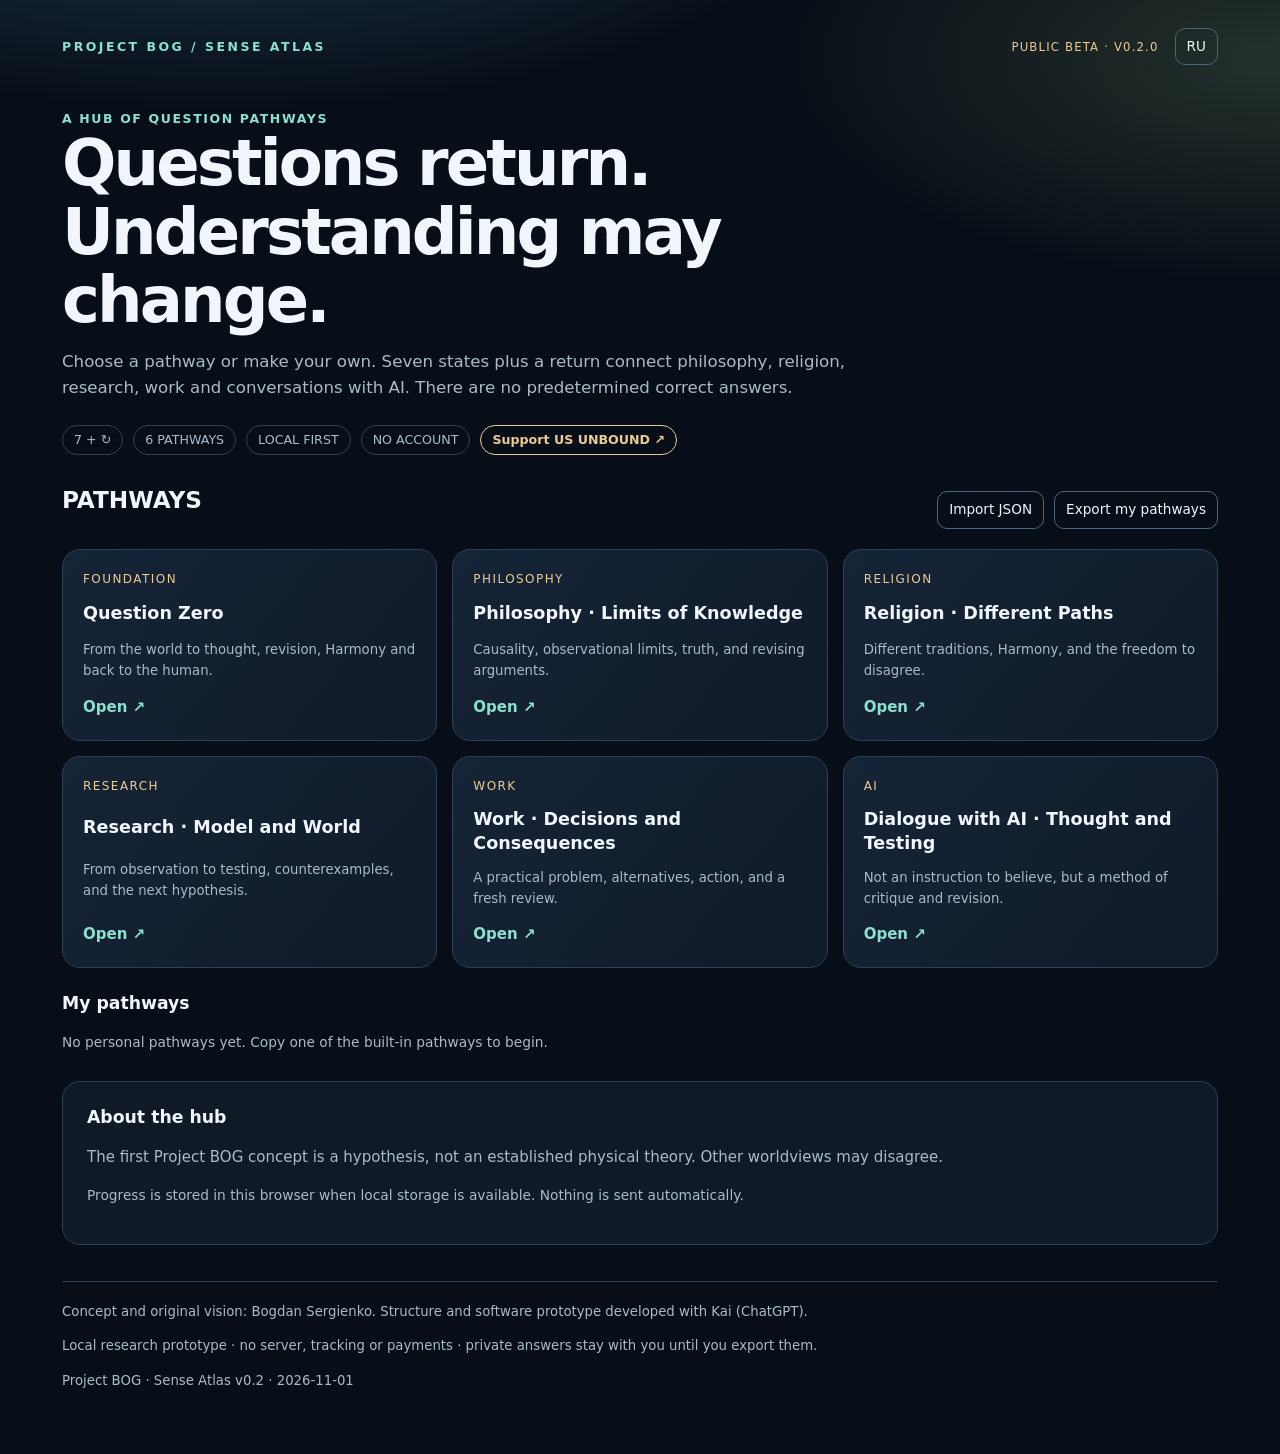
<file: index.html>
<!doctype html><html lang="en"><head><meta charset="utf-8"><meta name="viewport" content="width=device-width, initial-scale=1"><meta name="color-scheme" content="dark"><meta name="description" content="Explore questions, revisit your answers, and build new paths of thought. Six free interactive routes: philosophy, research, faith, work and AI dialogue. No account or data collection."><meta property="og:type" content="website"><meta property="og:site_name" content="Project BOG"><meta property="og:title" content="Sense Atlas · Questions return. Understanding may change."><meta property="og:description" content="Six interactive thought paths. Challenge assumptions, revisit your answers, build your own route. Free and private in your browser."><title>Project BOG · Sense Atlas 0.2</title><style>
:root{color-scheme:dark;--bg:#080e17;--panel:#111d2b;--panel2:#142437;--line:#2c4357;--text:#f0f6fb;--muted:#a9bbc9;--accent:#89e1ce;--gold:#eacb91;--danger:#e8a6ad;--radius:18px}
*{box-sizing:border-box}html{scroll-behavior:smooth}body{margin:0;background:radial-gradient(ellipse 700px 300px at 17% -12%,#204056 0%,transparent 95%),radial-gradient(ellipse 560px 250px at 100% 4%,#24312b 0%,transparent 90%),var(--bg);color:var(--text);font:15px/1.58 system-ui,-apple-system,Segoe UI,Arial,sans-serif}button,input,textarea{font:inherit}button{cursor:pointer}button:focus-visible,input:focus-visible,textarea:focus-visible,a:focus-visible{outline:2px solid var(--gold);outline-offset:3px}a{color:var(--accent)}button:disabled{opacity:.4;cursor:not-allowed}h1,h2,h3,p{margin-top:0}h1{font-size:clamp(2.2rem,5.1vw,4rem);line-height:1.07;letter-spacing:-.045em;margin-bottom:14px}h2{font-size:1.45rem;line-height:1.3}h3{font-size:1.08rem;line-height:1.3}.wrap{max-width:1200px;margin:auto;padding:28px 22px 62px}.top{display:flex;align-items:center;justify-content:space-between;gap:18px;flex-wrap:wrap;margin-bottom:44px}.brand{font-size:.78rem;font-weight:800;letter-spacing:.2em;color:var(--accent)}.topright{display:flex;align-items:center;gap:16px}.mini{font-size:.73rem;letter-spacing:.1em;color:var(--gold);text-transform:uppercase}.hero{max-width:890px}.hero p{font-size:1.04rem;max-width:795px;color:var(--muted)}.underhero{display:flex;gap:10px;flex-wrap:wrap;margin:24px 0 30px}.pill{border:1px solid var(--line);color:var(--muted);padding:4px 11px;border-radius:99px;font-size:.79rem}.support-pill{border-color:var(--gold);color:var(--gold);text-decoration:none;font-weight:700}.support-pill:hover{background:#312a27}.section-top{display:flex;justify-content:space-between;align-items:center;gap:12px;flex-wrap:wrap;margin:24px 0 14px}.eyebrow{font-size:.78rem;color:var(--accent);letter-spacing:.13em;text-transform:uppercase;font-weight:750}.routes{display:grid;grid-template-columns:repeat(3,minmax(0,1fr));gap:15px}.route{background:linear-gradient(130deg,#152436,#101b29);border:1px solid var(--line);border-radius:var(--radius);padding:20px;min-height:192px;display:flex;flex-direction:column;justify-content:space-between;gap:13px;text-align:left;color:var(--text)}.route:hover{border-color:var(--accent);transform:translateY(-1px)}.route .cat{font-size:.75rem;color:var(--gold);text-transform:uppercase;letter-spacing:.12em}.route strong{font-size:1.1rem;line-height:1.33}.route small{display:block;color:var(--muted);font-size:.83rem}.route .arrow{color:var(--accent);font-weight:bold}.panel{background:rgba(16,27,40,.95);border:1px solid var(--line);border-radius:var(--radius);padding:24px}.toolbar{display:flex;align-items:center;gap:10px;flex-wrap:wrap}.btn{border:0;border-radius:10px;background:var(--accent);color:#061a1a;font-weight:800;padding:11px 17px}.ghost,.light{border:1px solid #4a657c;border-radius:10px;background:transparent;color:var(--text);padding:10px 15px}.light{background:#1c2c3c}.smallbtn{padding:7px 11px;font-size:.85rem}.muted{color:var(--muted)}.hint{font-size:.86rem;color:var(--muted)}.layout{display:grid;grid-template-columns:minmax(0,1.75fr) minmax(270px,1fr);gap:16px;margin-top:17px}.question{font-size:clamp(1.24rem,2.8vw,1.85rem);line-height:1.34;font-weight:650;margin:24px 0}.choices{display:grid;gap:9px}.choice{border:1px solid #3d556b;border-radius:11px;background:#1b2a3d;text-align:left;color:var(--text);padding:13px 15px;min-height:50px}.choice:hover{border-color:var(--accent)}.choice.on{border-color:var(--accent);background:#153e38;box-shadow:inset 3px 0 var(--accent)}textarea,input{width:100%;border:1px solid #456079;border-radius:9px;background:#0b1725;color:var(--text);padding:10px 12px}textarea{min-height:84px;resize:vertical}.labels{font-size:.82rem;font-weight:700;color:var(--gold);margin:16px 0 8px}.stepbar{display:flex;gap:6px;margin:13px 0 8px}.stepbar span{flex:1;height:5px;background:#354354;border-radius:4px}.stepbar span.active{background:var(--accent)}.stepbar span.done{background:#809eaa}.controls{display:flex;gap:10px;justify-content:space-between;align-items:center;flex-wrap:wrap;margin-top:21px}.stack{display:flex;flex-direction:column;gap:9px}.looprow{padding:7px 12px;border-left:2px solid #446274;color:var(--muted);font-size:.91rem}.looprow.active{border-color:var(--accent);background:#17312e;color:var(--text)}.looprow b{color:var(--gold)}.source{border-top:1px solid var(--line);padding-top:15px;margin-top:17px}.source a{display:block;margin:8px 0;font-size:.85rem}.result{border:1px solid #427b70;background:#13322e;border-radius:12px;padding:16px;margin:14px 0}.result h3{margin-bottom:5px}.trace{padding-left:23px}.trace li{padding:7px 0;color:var(--muted)}.trace strong{color:var(--text)}.status{min-height:23px;color:var(--gold);margin-top:8px;font-size:.88rem}.foot{border-top:1px solid var(--line);margin-top:36px;padding-top:20px;color:var(--muted);font-size:.83rem}.sep{margin:28px 0;border:0;border-top:1px solid var(--line)}.modal{position:fixed;inset:0;background:rgba(0,0,0,.78);z-index:5;display:grid;place-items:center;padding:16px}.dialog{background:#122033;border:1px solid #476176;border-radius:16px;padding:22px;width:min(810px,100%);max-height:92vh;overflow:auto;box-shadow:0 30px 90px #0009}.editorGrid{display:grid;grid-template-columns:1fr 1fr;gap:13px}.field{display:block;font-size:.85rem;color:var(--muted);font-weight:700;margin-top:13px}.field textarea,.field input{margin-top:6px;font-weight:400}.editstep{border:1px solid var(--line);padding:13px;border-radius:10px;margin:14px 0}.editstep h3{color:var(--gold)}.hidden{display:none!important}.editorBtns{display:flex;justify-content:flex-end;gap:10px;margin-top:17px;flex-wrap:wrap}.exporttxt{white-space:pre-wrap;overflow-wrap:anywhere;max-height:35vh;min-height:130px}.badge{display:inline-block;background:#1a3334;color:var(--accent);padding:2px 8px;border-radius:8px;font-size:.7rem}.focus{outline:1px solid var(--accent)}@media(max-width:870px){.routes{grid-template-columns:repeat(2,minmax(0,1fr))}.layout{grid-template-columns:1fr}}@media(max-width:540px){.wrap{padding:18px 12px 38px}.top{margin-bottom:28px}.topright{gap:7px}.routes{grid-template-columns:1fr}.route{min-height:145px}.panel{padding:17px}.editorGrid{grid-template-columns:1fr}.dialog{padding:14px}}@media(prefers-reduced-motion:reduce){html{scroll-behavior:auto}.route:hover{transform:none}}
</style></head><body>
<main class="wrap"><header class="top"><div class="brand" id="brand"></div><div class="topright"><span class="mini" id="private"></span><button type="button" id="lang" class="ghost smallbtn" aria-label="Switch language">EN</button></div></header>
<section class="hero"><div class="eyebrow" id="subtitle"></div><h1 id="topline"></h1><p id="lede"></p><div class="underhero"><span class="pill">7 + ↻</span><span class="pill">6 PATHWAYS</span><span class="pill">LOCAL FIRST</span><span class="pill">NO ACCOUNT</span><a class="pill support-pill" id="patreonSupport" href="https://www.patreon.com/usunbound" target="_blank" rel="noopener noreferrer">Support US UNBOUND ↗</a></div></section>
<section id="hub"><div class="section-top"><h2 id="topicsHeading"></h2><div class="toolbar"><button class="ghost smallbtn" id="importBtn" type="button"></button><button class="ghost smallbtn" id="exportBtn" type="button"></button></div></div><div id="routes" class="routes"></div><div class="section-top"><div><h3 id="copiesHeading"></h3><p class="hint" id="noCustom"></p></div></div><div class="panel"><h3 id="about"></h3><p class="muted" id="aboutText"></p><p class="hint" id="storage"></p></div></section>
<section id="play" class="hidden"><div class="toolbar"><button class="ghost smallbtn" id="hubBtn" type="button"></button><span class="badge" id="topicCat"></span><button class="ghost smallbtn" id="cloneBtn" type="button"></button><button class="ghost smallbtn hidden" id="editBtn" type="button"></button></div><div class="section-top"><div><h2 id="topicTitle" style="margin-bottom:4px"></h2><p id="topicDesc" class="muted"></p></div></div>
<div class="layout"><article class="panel" id="activePanel"><div class="eyebrow" id="stepCount"></div><div class="stepbar" id="stepbar" aria-label="Pathway progress"></div><h3 id="anchor"></h3><p class="question" id="question"></p><div class="choices" id="choices"></div><label for="ownText" class="field" id="ownLabel"></label><textarea id="ownText" maxlength="2000"></textarea><div class="toolbar" style="margin-top:9px"><button id="saveOwn" class="light smallbtn" type="button"></button></div><div class="controls"><button id="back" class="ghost" type="button"></button><button id="next" class="btn" type="button"></button></div><div id="result" aria-live="polite"></div><div id="playStatus" class="status" role="status"></div></article><aside class="panel"><div class="eyebrow" id="routeStructure"></div><div id="loop"></div><div class="source"><div class="eyebrow" id="sourcesTitle"></div><a href="https://doi.org/10.5281/zenodo.23807064" target="_blank" rel="noopener noreferrer" id="source1"></a><a href="https://doi.org/10.5281/zenodo.23809741" target="_blank" rel="noopener noreferrer" id="source2"></a><a href="https://doi.org/10.5281/zenodo.23813799" target="_blank" rel="noopener noreferrer" id="source3"></a><a href="https://www.religiousforums.com/threads/if-a-world-can-break-its-own-rules-and-still-preserve-order-what-do-we-call-harmony.299128/" target="_blank" rel="noopener noreferrer" id="source4"></a></div><div class="source hint" id="limits"></div></aside></div></section>
<footer class="foot"><p id="attribution"></p><p id="footer"></p><span>Project BOG · Sense Atlas v0.2 · 2026-11-01</span></footer></main>
<div id="editorModal" class="modal hidden" role="dialog" aria-modal="true" aria-labelledby="editorTitle"><div class="dialog"><div class="toolbar" style="justify-content:space-between"><h2 id="editorTitle"></h2><button class="ghost smallbtn" id="editorClose" type="button">✕</button></div><p id="editorWarn" class="hint"></p><label class="field" id="titleLabel" for="editTitleInput"></label><input id="editTitleInput" maxlength="130"><label class="field" id="descLabel" for="editDescInput"></label><textarea id="editDescInput" maxlength="400" rows="2"></textarea><h3 id="questionsLabel"></h3><div id="editSteps"></div><div class="editorBtns"><button id="deleteCustom" class="ghost hidden" type="button"></button><button class="ghost" type="button" id="editorCancel"></button><button class="btn" type="button" id="editorSave"></button></div><div id="editorStatus" class="status" role="status"></div></div></div>
<div id="promptModal" class="modal hidden" role="dialog" aria-modal="true" aria-labelledby="promptTitle"><div class="dialog"><div class="toolbar" style="justify-content:space-between"><h2 id="promptTitle">AI</h2><button class="ghost smallbtn" id="promptClose" type="button">✕</button></div><p id="promptWarn" class="hint"></p><textarea class="exporttxt" id="promptText" readonly aria-label="Prompt text"></textarea><div class="editorBtns"><button class="btn" id="promptCopy" type="button"></button></div><div id="promptStatus" class="status" role="status"></div></div></div><input id="jsonInput" class="hidden" type="file" accept=".json,application/json">
<script id="packData" type="application/json">[{"id":"zero","category":"foundation","ru":{"title":"Вопрос Ноль","desc":"От мира к мысли, пересмотру, Гармонии и обратно к человеку.","steps":[{"anchor":"Человек","question":"Что остаётся неизменным, когда наше понимание мира меняется?","options":["Сам наблюдаемый мир","Возможно, более глубокие закономерности","Пока не знаю"]},{"anchor":"Мысль в цикле","question":"Если видимое правило перестало работать, с чего начать?","options":["Проверить, был ли закон нарушен","Проверить границы нашей модели","Найти наблюдение, различающее версии"]},{"anchor":"Пересмотр","question":"Если отдельные состояния меняются, а глобальное свойство сохраняется, что пересмотреть?","options":["Наш критерий порядка","То, что мы считаем полной картиной","Пока не хватает данных"]},{"anchor":"Мысль человека","question":"Если мир устойчив, что это говорит о его происхождении?","options":["Возможен замысел","Возможна самоорганизация","Устойчивость сама по себе не устанавливает причину"]},{"anchor":"Пересмотр","question":"Какое доказательство изменило бы твой предыдущий ответ?","options":["Новый проверяемый результат","Строгий контрпример","Я ещё не знаю, что решит спор"]},{"anchor":"Гармония","question":"Нужно ли окончательно определять Гармонию, чтобы исследовать её?","options":["Можно оставить смысл открытым","Для проверки нужен строгий критерий","Философское значение и математическую модель нужно различать"]},{"anchor":"Человек","question":"Как этот путь касается твоей реальной жизни?","options":["Пересмотреть привычное объяснение","Обсудить важный вопрос","Сначала проверить предпосылку"]},{"anchor":"Возвращение","question":"Что остаётся неизменным, когда наше понимание мира меняется?","options":["Сам наблюдаемый мир","Возможно, более глубокие закономерности","Пока не знаю"]}]},"en":{"title":"Question Zero","desc":"From the world to thought, revision, Harmony and back to the human.","steps":[{"anchor":"Human","question":"What remains unchanged when our understanding of the world changes?","options":["The world we observe","Perhaps deeper regularities","I do not know yet"]},{"anchor":"Thought in a cycle","question":"If an apparent rule stops working, what should we ask first?","options":["Was a law actually broken?","Is our model incomplete?","What observation would distinguish these explanations?"]},{"anchor":"Revision","question":"If local states change but a global property persists, what should be reconsidered?","options":["Our test of order","What we regard as a complete picture","We need more evidence"]},{"anchor":"Human thought","question":"If a world is stable, what does that tell us about its origin?","options":["Design is possible","Self-organization is possible","Stability alone cannot establish an origin"]},{"anchor":"Revision","question":"What evidence would change your previous answer?","options":["A new reproducible finding","A rigorous counterexample","I do not yet know what would settle it"]},{"anchor":"Harmony","question":"Must Harmony be defined once and for all to be investigated?","options":["The concept may remain open","Testing requires a precise criterion","Distinguish philosophical meaning from mathematical models"]},{"anchor":"Human","question":"How does this path touch your real life?","options":["Reconsider a familiar explanation","Discuss an important question","First, test the premise"]},{"anchor":"Return","question":"What remains unchanged when our understanding of the world changes?","options":["The world we observe","Perhaps deeper regularities","I do not know yet"]}]}},{"id":"philosophy","category":"philosophy","ru":{"title":"Философия · границы знания","desc":"Причинность, пределы наблюдения, истина и пересмотр аргументов.","steps":[{"anchor":"Человек","question":"Если два объяснения одинаково согласуются с фактами, что можно считать знанием?","options":["То, что выдерживает проверки","Лучшее на сегодня объяснение","Не знаю, что их различит"]},{"anchor":"Мысль в цикле","question":"Как наблюдатель отличит свой вывод от предположения?","options":["Укажет доказательства","Сравнит альтернативы","Назовёт границы наблюдений"]},{"anchor":"Пересмотр","question":"Если найден контрпример, что следует пересмотреть?","options":["Предпосылку аргумента","Значение ключевого слова","Сам способ проверки"]},{"anchor":"Мысль человека","question":"Должно ли объяснение происхождения иметь первую причину?","options":["Возможно, да","Не обязательно","Вопрос может быть сформулирован неправильно"]},{"anchor":"Пересмотр","question":"Какую часть своих убеждений ты готов изменить при сильном возражении?","options":["Конкретный вывод","Основополагающую предпосылку","Сначала проверю само возражение"]},{"anchor":"Гармония","question":"Может ли порядок быть реальным, если мы не знаем его причины?","options":["Да, причина может быть неизвестной","Нужна определённая модель","Не следует путать модель и реальность"]},{"anchor":"Человек","question":"Где в реальной жизни тебе нужно отличать факты от интерпретации?","options":["В решении о будущем","В споре с человеком","В оценке собственной ошибки"]},{"anchor":"Возвращение","question":"Если два объяснения одинаково согласуются с фактами, что можно считать знанием?","options":["То, что выдерживает проверки","Лучшее на сегодня объяснение","Не знаю, что их различит"]}]},"en":{"title":"Philosophy · Limits of Knowledge","desc":"Causality, observational limits, truth, and revising arguments.","steps":[{"anchor":"Human","question":"If two explanations fit the same evidence, what can count as knowledge?","options":["Claims that survive testing","The best current explanation","I do not know how to distinguish them"]},{"anchor":"Thought in a cycle","question":"How can an observer distinguish a conclusion from an assumption?","options":["Show the evidence","Compare alternatives","State observational limits"]},{"anchor":"Revision","question":"If a counterexample appears, what should be revised?","options":["A premise of the argument","A key term’s meaning","The testing method itself"]},{"anchor":"Human thought","question":"Must an explanation of origins have a first cause?","options":["Possibly yes","Not necessarily","Perhaps the question is malformed"]},{"anchor":"Revision","question":"What would you revise after a strong objection?","options":["A specific conclusion","A foundational assumption","First test the objection"]},{"anchor":"Harmony","question":"Can order be real even when its cause is unknown?","options":["Yes, the cause may be unknown","We need an explicit model","Do not conflate model and reality"]},{"anchor":"Human","question":"Where in everyday life must you separate facts from interpretation?","options":["Planning the future","Disagreeing with someone","Reviewing my own error"]},{"anchor":"Return","question":"If two explanations fit the same evidence, what can count as knowledge?","options":["Claims that survive testing","The best current explanation","I do not know how to distinguish them"]}]}},{"id":"religion","category":"religion","ru":{"title":"Религия · разные пути","desc":"Разные традиции, смысл Гармонии и свобода не соглашаться.","steps":[{"anchor":"Человек","question":"Почему люди разных традиций иногда задают похожие вопросы, но дают разные ответы?","options":["Разный исторический опыт","Разные исходные предпосылки","Вопросы могут быть не одинаковыми"]},{"anchor":"Мысль в цикле","question":"Если два учения расходятся, нужно ли искать общее объяснение?","options":["Общее основание может существовать","Различия нужно сохранить","Сначала понять каждое учение отдельно"]},{"anchor":"Пересмотр","question":"Может ли личный опыт быть убедительным для того, кто его не переживал?","options":["Только для пережившего","Если есть независимое подтверждение","Он важен, но не обязан убеждать других"]},{"anchor":"Мысль человека","question":"Предполагает ли порядок мира разумного создателя?","options":["Это одно из объяснений","Возможны безличные процессы","Одного порядка для вывода недостаточно"]},{"anchor":"Пересмотр","question":"Что могло бы заставить тебя пересмотреть привычную духовную интерпретацию?","options":["Исторический источник","Серьёзное возражение","Опыт, противоречащий ожиданию"]},{"anchor":"Гармония","question":"Может ли Гармония быть вопросом, а не обязательной догмой?","options":["Да, пусть остаётся открытой","Нужна определённая доктрина","Это зависит от традиции"]},{"anchor":"Человек","question":"Как говорить с человеком другой веры, не стирая различий?","options":["Сначала уточнить его смысл слов","Задавать вопросы, не навязывать ответ","Назвать реальные расхождения уважительно"]},{"anchor":"Возвращение","question":"Почему люди разных традиций иногда задают похожие вопросы, но дают разные ответы?","options":["Разный исторический опыт","Разные исходные предпосылки","Вопросы могут быть не одинаковыми"]}]},"en":{"title":"Religion · Different Paths","desc":"Different traditions, Harmony, and the freedom to disagree.","steps":[{"anchor":"Human","question":"Why do different traditions sometimes ask similar questions but offer different answers?","options":["Different histories","Different starting assumptions","Perhaps the questions themselves differ"]},{"anchor":"Thought in a cycle","question":"If two teachings conflict, must we seek one shared explanation?","options":["There may be a shared basis","Preserve genuine differences","First understand each teaching on its own terms"]},{"anchor":"Revision","question":"Can personal experience persuade someone who has not shared it?","options":["Only its experiencer","With independent corroboration","It matters but need not persuade others"]},{"anchor":"Human thought","question":"Does worldly order require an intelligent creator?","options":["That is one possible explanation","Impersonal processes are possible","Order alone is insufficient to conclude"]},{"anchor":"Revision","question":"What might lead you to revise a familiar spiritual interpretation?","options":["A historical source","A serious objection","Experience that challenges expectations"]},{"anchor":"Harmony","question":"Can Harmony remain a question rather than a mandatory doctrine?","options":["Yes, leave it open","A defined doctrine is needed","It depends on the tradition"]},{"anchor":"Human","question":"How can we talk across faiths without erasing differences?","options":["Ask what the terms mean to them","Ask rather than impose answers","Name disagreements with respect"]},{"anchor":"Return","question":"Why do different traditions sometimes ask similar questions but offer different answers?","options":["Different histories","Different starting assumptions","Perhaps the questions themselves differ"]}]}},{"id":"science","category":"science","ru":{"title":"Исследование · модель и мир","desc":"От наблюдения к проверке, контрпримеру и следующей гипотезе.","steps":[{"anchor":"Человек","question":"Какое наблюдение заставило тебя считать явление закономерным?","options":["Повторяемое измерение","Согласие нескольких независимых источников","Пока это лишь гипотеза"]},{"anchor":"Мысль в цикле","question":"Что может объяснить расхождение модели с наблюдением?","options":["Ошибка измерения","Ограниченность модели","Новое явление"]},{"anchor":"Пересмотр","question":"Какой контрпример наиболее важен для теории?","options":["Опровергающий ключевое предсказание","Показывающий скрытое допущение","Нарушающий критерий воспроизводимости"]},{"anchor":"Мысль человека","question":"Как отличить устойчивость системы от нашего краткого наблюдения?","options":["Увеличить период проверки","Менять начальные условия","Оценить границы применимости"]},{"anchor":"Пересмотр","question":"Что нужно сохранить при обновлении модели?","options":["Исходные данные","Историю гипотез и ошибок","Воспроизводимый тест"]},{"anchor":"Гармония","question":"Можно ли назвать глобальный инвариант Гармонией?","options":["Как метафору — возможно","Только после точного определения","Не обязательно использовать это слово"]},{"anchor":"Человек","question":"Что ты проверишь на практике следующим?","options":["Определю измеримый критерий","Построю контрпример","Повторю опыт независимо"]},{"anchor":"Возвращение","question":"Какое наблюдение заставило тебя считать явление закономерным?","options":["Повторяемое измерение","Согласие нескольких независимых источников","Пока это лишь гипотеза"]}]},"en":{"title":"Research · Model and World","desc":"From observation to testing, counterexamples, and the next hypothesis.","steps":[{"anchor":"Human","question":"What observation led you to regard a pattern as a law?","options":["A repeated measurement","Agreement of independent sources","It remains a hypothesis"]},{"anchor":"Thought in a cycle","question":"What could explain a model–observation mismatch?","options":["Measurement error","An incomplete model","A new phenomenon"]},{"anchor":"Revision","question":"Which counterexample matters most?","options":["One that refutes a central prediction","One that exposes a hidden assumption","One that fails reproducibility"]},{"anchor":"Human thought","question":"How do we distinguish genuine stability from a short observation window?","options":["Observe for longer","Vary initial conditions","Test the domain of applicability"]},{"anchor":"Revision","question":"What must survive a model revision?","options":["Original data","History of hypotheses and errors","A reproducible test"]},{"anchor":"Harmony","question":"Could a global invariant be called Harmony?","options":["Perhaps metaphorically","Only with a precise definition","The word may not be necessary"]},{"anchor":"Human","question":"What will you test next in practice?","options":["Define a measurable criterion","Construct a counterexample","Independently replicate the result"]},{"anchor":"Return","question":"What observation led you to regard a pattern as a law?","options":["A repeated measurement","Agreement of independent sources","It remains a hypothesis"]}]}},{"id":"work","category":"work","ru":{"title":"Работа · выбор и последствия","desc":"Один реальный вопрос, альтернативы, действие и новая проверка.","steps":[{"anchor":"Человек","question":"Что в твоей работе повторяется и мешает двигаться дальше?","options":["Одинаковая ошибка","Неясная задача","Потеря времени"]},{"anchor":"Мысль в цикле","question":"Как проверить, что проблема сформулирована правильно?","options":["Наблюдать процесс","Спросить участников","Найти измеримый результат"]},{"anchor":"Пересмотр","question":"Какое предположение ты до сих пор не проверял?","options":["О причинах проблемы","О возможностях команды","О собственных ограничениях"]},{"anchor":"Мысль человека","question":"Какой альтернативный путь имеет наименьшую цену ошибки?","options":["Маленький эксперимент","Смена порядка шагов","Отказ от лишнего действия"]},{"anchor":"Пересмотр","question":"Что заставит тебя изменить выбранный подход?","options":["Непредвиденные затраты","Новый факт","Чужое обоснованное возражение"]},{"anchor":"Гармония","question":"Что должно оставаться устойчивым при изменении процесса?","options":["Безопасность и уважение","Качество результата","Время и свобода людей"]},{"anchor":"Человек","question":"Какое одно действие ты реально сделаешь следующим?","options":["Запишу критерий результата","Проведу короткий эксперимент","Поговорю с нужным человеком"]},{"anchor":"Возвращение","question":"Что в твоей работе повторяется и мешает двигаться дальше?","options":["Одинаковая ошибка","Неясная задача","Потеря времени"]}]},"en":{"title":"Work · Decisions and Consequences","desc":"A practical problem, alternatives, action, and a fresh review.","steps":[{"anchor":"Human","question":"What repeats at work and prevents progress?","options":["The same error","An unclear task","Time being lost"]},{"anchor":"Thought in a cycle","question":"How can you test whether the problem is framed correctly?","options":["Observe the workflow","Ask the people involved","Identify a measurable outcome"]},{"anchor":"Revision","question":"Which assumption remains untested?","options":["The cause of the problem","The team’s capacity","My own constraints"]},{"anchor":"Human thought","question":"Which alternative limits the cost of failure?","options":["A small experiment","A different sequence","Removing an unnecessary step"]},{"anchor":"Revision","question":"What would make you change your plan?","options":["Unexpected costs","New evidence","A well-supported objection"]},{"anchor":"Harmony","question":"What must remain stable during a process change?","options":["Safety and respect","Result quality","People’s time and freedom"]},{"anchor":"Human","question":"What single action will you take next?","options":["Write a result criterion","Run a small experiment","Talk with the right person"]},{"anchor":"Return","question":"What repeats at work and prevents progress?","options":["The same error","An unclear task","Time being lost"]}]}},{"id":"ai","category":"ai","ru":{"title":"Диалог с ИИ · мысль и проверка","desc":"Не инструкция верить, а способ спорить, проверять и пересматривать.","steps":[{"anchor":"Человек","question":"Чего ты хочешь от следующего диалога с ИИ?","options":["Разобрать вопрос","Найти слабое место идеи","Разработать проверяемый план"]},{"anchor":"Мысль в цикле","question":"Какое утверждение ИИ должен проверить первым?","options":["Главную предпосылку","Доступные данные","Альтернативную интерпретацию"]},{"anchor":"Пересмотр","question":"Если ИИ предлагает уверенный ответ, что стоит запросить?","options":["Основания и источники","Контрпример","Границы уверенности"]},{"anchor":"Мысль человека","question":"Какую роль должен играть автор идеи?","options":["Поставщик гипотезы","Участник критики","Не источник обязательной истины"]},{"anchor":"Пересмотр","question":"Что считать признаком содержательного пересмотра?","options":["Явное исправление вывода","Обоснование причин изменения","Применение к новой задаче"]},{"anchor":"Гармония","question":"Как сохранить Гармонию как открытый вопрос, а не команду?","options":["Разделять образ и тест","Разрешить отрицательный ответ","Держать альтернативы доступными"]},{"anchor":"Человек","question":"Какой вопрос стоит вернуть человеку после разговора?","options":["Что теперь проверять?","Что осталось неизвестным?","Какое решение затрагивает жизнь?"]},{"anchor":"Возвращение","question":"Чего ты хочешь от следующего диалога с ИИ?","options":["Разобрать вопрос","Найти слабое место идеи","Разработать проверяемый план"]}]},"en":{"title":"Dialogue with AI · Thought and Testing","desc":"Not an instruction to believe, but a method of critique and revision.","steps":[{"anchor":"Human","question":"What do you want from your next AI conversation?","options":["Explore a question","Find a weak point in an idea","Develop a testable plan"]},{"anchor":"Thought in a cycle","question":"Which claim should AI examine first?","options":["The main premise","The available evidence","An alternative interpretation"]},{"anchor":"Revision","question":"When AI offers a confident answer, what should you ask for?","options":["Evidence and sources","A counterexample","Limits of confidence"]},{"anchor":"Human thought","question":"What role should an idea’s author have?","options":["A source of hypotheses","A participant in criticism","Not an authority beyond question"]},{"anchor":"Revision","question":"What would count as meaningful revision?","options":["An explicit correction","A reasoned account of change","Applying the revision to a new task"]},{"anchor":"Harmony","question":"How can Harmony remain an open question rather than a command?","options":["Distinguish metaphor from test","Allow a negative answer","Keep alternatives visible"]},{"anchor":"Human","question":"What question should return to the human after the dialogue?","options":["What should we test now?","What remains unknown?","What decision affects life?"]},{"anchor":"Return","question":"What do you want from your next AI conversation?","options":["Explore a question","Find a weak point in an idea","Develop a testable plan"]}]}}]</script><script id="uiData" type="application/json">{"ru":{"eyebrow":"PROJECT BOG / СМЫСЛОВОЙ АТЛАС","subtitle":"Центр смысловых маршрутов","topline":"Вопросы возвращаются. Понимание может измениться.","lede":"Выбери маршрут или создай свой. Семь состояний и одно возвращение связывают философию, религию, исследования, работу и разговор с ИИ. Здесь нет заранее правильных ответов.","private":"ПУБЛИЧНАЯ БЕТА · v0.2.0","topics":"МАРШРУТЫ","start":"Пройти маршрут","new":"Создать свою версию","edit":"Изменить","exportPacks":"Экспорт моих маршрутов","importPacks":"Импорт JSON","storage":"Прогресс сохраняется в этом браузере, если локальное хранилище доступно. Ничего не отправляется автоматически.","storageBlocked":"Сохранение браузером недоступно: экспортируй свои маршруты в JSON перед закрытием. Ничего не отправляется автоматически.","noCustom":"Личных маршрутов пока нет. Создай копию любого готового.","about":"О центре","linked":"ОПОРЫ И СВЯЗИ","transparency":"Первая концепция Project BOG — гипотеза, а не установленная физическая теория. Другие мировоззрения имеют право на несогласие.","hub":"Все маршруты","progress":"СОСТОЯНИЕ","choose":"Выбери вариант или запиши собственную мысль.","own":"Свой ответ / возражение","ownPlace":"Можно оспорить сам вопрос или записать другой ответ…","saveOwn":"Сохранить мысль","back":"Назад","next":"Следующий вопрос","close":"Замкнуть цикл","reset":"Начать заново","finish":"Вопрос вернулся","same":"Тот же текст ответа. Но между ответами появилась новая история. Это ещё не доказывает, что понимание осталось прежним.","changed":"Ответ изменился. Ты вернулся к вопросу, но выбрал другое объяснение. Это не доказывает, какое из них истинно.","story":"ПРОЙДЕННЫЙ ПУТЬ","linkedNext":"СЛЕДУЮЩИЕ СМЫСЛОВЫЕ СВЯЗИ","initial":"Первоначальный ответ","return":"Ответ после возвращения","download":"Скачать историю · Markdown","prompt":"Промпт для разговора с ИИ","again":"Пройти заново","copies":"Мои маршруты","editor":"Редактор маршрута","editTitle":"Название","editDesc":"Описание","questions":"Вопросы, якоря и варианты ответа","options":"Варианты: один на строку (2–4)","save":"Сохранить маршрут","cancel":"Отмена","delete":"Удалить маршрут","confirmDelete":"Удалить этот локальный маршрут?","warn":"Текст маршрута пишется на выбранном языке. Интерфейс можно переключить, но чужой перевод автоматически не создаётся.","importOk":"Импортировано маршрутов: ","importErr":"Импорт не выполнен: ","exportEmpty":"Сначала создай свой маршрут — готовые маршруты уже входят в приложение.","ownSaved":"Собственная мысль сохранена.","downloaded":"Файл создан.","promptHint":"Промпт показан ниже. Никаких сообщений ИИ не отправлено. Проверь личные данные перед копированием.","copy":"Скопировать","copyOk":"Текст скопирован.","copyFail":"Выдели текст и скопируй вручную.","closeModal":"Закрыть","source1":"Первая концепция · восемь уровней","source2":"Циклы и причинный возврат","source3":"Математическая Гармония","source4":"Обсуждение с людьми","attribution":"Исходный замысел и автор концепции: Богдан Сергиенко. Структура и программный прототип: при содействии Кая (ChatGPT).","footer":"Локальный исследовательский прототип · нет сервера, аналитики или оплаты · личные ответы остаются у тебя до добровольного экспорта.","canReset":"Текущий путь будет начат заново. Продолжить?","category":{"foundation":"Основа","philosophy":"Философия","religion":"Религия","science":"Исследование","work":"Работа","ai":"ИИ","custom":"Мой маршрут"},"promptIntro":"Ты мой критический собеседник. Ниже путь из семи вопросов и возврата к исходному. Не принимай идеи на веру. Сначала перескажи мой ход мысли, затем укажи слабейшие предпосылки, предложи два альтернативных объяснения и один проверяемый следующий вопрос. Различай наблюдения, философские аналогии и гипотезы. Не выдавай вывод о сознании или объективной истине без оснований."},"en":{"eyebrow":"PROJECT BOG / SENSE ATLAS","subtitle":"A hub of question pathways","topline":"Questions return. Understanding may change.","lede":"Choose a pathway or make your own. Seven states plus a return connect philosophy, religion, research, work and conversations with AI. There are no predetermined correct answers.","private":"PUBLIC BETA · v0.2.0","topics":"PATHWAYS","start":"Start pathway","new":"Make your own version","edit":"Edit","exportPacks":"Export my pathways","importPacks":"Import JSON","storage":"Progress is stored in this browser when local storage is available. Nothing is sent automatically.","storageBlocked":"Browser storage is unavailable. Export personal pathways to JSON before closing. Nothing is sent automatically.","noCustom":"No personal pathways yet. Copy one of the built-in pathways to begin.","about":"About the hub","linked":"SOURCES & CONNECTIONS","transparency":"The first Project BOG concept is a hypothesis, not an established physical theory. Other worldviews may disagree.","hub":"All pathways","progress":"STATE","choose":"Choose an option or write your own thought.","own":"My own answer / objection","ownPlace":"You may question the premise or write another answer…","saveOwn":"Save thought","back":"Back","next":"Next question","close":"Close the loop","reset":"Restart","finish":"The question returned","same":"The wording of your answer matched. But a new history now separates the answers. This does not prove that your understanding stayed the same.","changed":"Your answer changed. The question returned, but you chose a different explanation. This does not prove which one is true.","story":"YOUR PATH","linkedNext":"NEXT MEANING LINKS","initial":"Initial answer","return":"Answer after returning","download":"Download history · Markdown","prompt":"Prompt for an AI conversation","again":"Start again","copies":"My pathways","editor":"Pathway editor","editTitle":"Title","editDesc":"Description","questions":"Questions, anchors and answers","options":"Options: one per line (2–4)","save":"Save pathway","cancel":"Cancel","delete":"Delete pathway","confirmDelete":"Delete this local pathway?","warn":"The custom pathway uses the language in which you wrote it. Changing the interface language does not automatically translate your work.","importOk":"Pathways imported: ","importErr":"Import failed: ","exportEmpty":"Create a personal pathway first. Built-in pathways are already in the app.","ownSaved":"Your thought was saved.","downloaded":"The file is ready.","promptHint":"Your prompt is shown below. Nothing has been sent to AI. Check it for personal details before copying.","copy":"Copy","copyOk":"Copied to clipboard.","copyFail":"Select the text and copy it manually.","closeModal":"Close","source1":"First concept · Eight levels","source2":"Cycles and causal return","source3":"Mathematical Harmony","source4":"Open public discussion","attribution":"Concept and original vision: Bogdan Sergienko. Structure and software prototype developed with Kai (ChatGPT).","footer":"Local research prototype · no server, tracking or payments · private answers stay with you until you export them.","canReset":"Restart the current pathway?","category":{"foundation":"Foundation","philosophy":"Philosophy","religion":"Religion","science":"Research","work":"Work","ai":"AI","custom":"My pathway"},"promptIntro":"Be my critical thinking partner. Below is a path of seven questions and a return to the starting point. Do not accept claims on authority. First restate my reasoning, then identify its weakest assumptions, offer two alternative explanations and one testable next question. Separate observations, philosophical analogies and hypotheses. Do not infer consciousness or objective truth without evidence."}}</script><script>
'use strict';
const BASE=JSON.parse(document.getElementById('packData').textContent),UI=JSON.parse(document.getElementById('uiData').textContent),KEY='bog-sense-atlas-0.2';
const LINKS={zero:['philosophy','religion'],philosophy:['science','religion'],religion:['philosophy','work'],science:['ai','work'],work:['ai','zero'],ai:['zero','philosophy']};
const el=id=>document.getElementById(id),text=(id,v)=>{el(id).textContent=String(v??'')},safe=(s,max=400)=>String(s??'').trim().slice(0,max),make=(tag,cl,txt)=>{let n=document.createElement(tag);if(cl)n.className=cl;if(txt!==undefined)n.textContent=txt;return n;};
let lang='en',localeExplicit=false,custom=[],active='zero',index=0,responses=[],screen='hub',draft=null,savedStatus='',savedRuns=[],progress={};
const storageAvailable=(()=>{try{localStorage.setItem(KEY+'-probe','1');localStorage.removeItem(KEY+'-probe');return true}catch(e){return false}})();
const L=()=>UI[lang],route=()=>custom.find(x=>x.id===active)||BASE.find(x=>x.id===active)||BASE[0],isCustom=()=>custom.some(x=>x.id===active),content=(p)=>p.custom?p.content:p[lang],step=(i)=>content(route()).steps[i],stateText=(r,i)=>{if(!r)return '';if(r.kind==='custom')return r.text;let s=step(i);return s.options[r.index]||'';};
const store=()=>{if(screen==='play')progress[active]={index,responses:responses.slice()};try{localStorage.setItem(KEY,JSON.stringify({custom,active,index,responses,screen,lang,localeExplicit,savedRuns,progress}));return true}catch(e){return false}};
function load(){try{let v=JSON.parse(localStorage.getItem(KEY)||'{}');localeExplicit=v.localeExplicit===true;lang=localeExplicit&&v.lang==='ru'?'ru':'en';custom=Array.isArray(v.custom)?v.custom.filter(validate).slice(0,40):[];active=typeof v.active==='string'&&[...BASE,...custom].some(x=>x.id===v.active)?v.active:'zero';responses=Array.isArray(v.responses)?v.responses.slice(0,8).map((r,i)=>normalizeResponse(r,i)).filter(Boolean):[];progress=v.progress&&typeof v.progress==='object'&&!Array.isArray(v.progress)?v.progress:{};index=Math.max(0,Math.min(8,Number.isInteger(v.index)?v.index:0));if(index>responses.length)index=responses.length;screen=v.screen==='play'?'play':'hub';savedRuns=Array.isArray(v.savedRuns)?v.savedRuns.slice(-10):[];}catch(e){/* storage may be blocked on file:// */}}
function normalizeResponse(r,i){if(r&&r.kind==='custom'&&typeof r.text==='string')return {kind:'custom',text:safe(r.text,2000)};if(r&&r.kind==='option'&&Number.isInteger(r.index)&&r.index>=0&&r.index<4)return {kind:'option',index:r.index};return null}
function validate(p){if(!p||typeof p!=='object'||p.custom!==true||typeof p.id!=='string'||typeof p.locale!=='string'||!p.content||typeof p.content!=='object')return false;let c=p.content;if(typeof c.title!=='string'||c.title.length>130||typeof c.desc!=='string'||c.desc.length>400||!Array.isArray(c.steps)||c.steps.length!==8)return false;return c.steps.every(s=>s&&typeof s.anchor==='string'&&s.anchor.length<=60&&typeof s.question==='string'&&s.question.length<=500&&Array.isArray(s.options)&&s.options.length>=2&&s.options.length<=4&&s.options.every(o=>typeof o==='string'&&o.length<=240));}
function renderShell(){let l=L();document.documentElement.lang=lang;for(let [id,v] of [['brand',l.eyebrow],['private',l.private],['subtitle',l.subtitle],['topline',l.topline],['lede',l.lede],['topicsHeading',l.topics],['importBtn',l.importPacks],['exportBtn',l.exportPacks],['copiesHeading',l.copies],['noCustom',custom.length?'':l.noCustom],['about',l.about],['aboutText',l.transparency],['storage',storageAvailable?l.storage:l.storageBlocked],['hubBtn',l.hub],['cloneBtn',l.new],['editBtn',l.edit],['routeStructure',l.topics],['sourcesTitle',l.linked],['limits',l.transparency],['attribution',l.attribution],['footer',l.footer],['source1',l.source1],['source2',l.source2],['source3',l.source3],['source4',l.source4]])text(id,v);text('lang',lang==='ru'?'EN':'RU');text('patreonSupport',lang==='ru'?'Поддержать US UNBOUND ↗':'Support US UNBOUND ↗');el('hub').classList.toggle('hidden',screen!=='hub');el('play').classList.toggle('hidden',screen!=='play');if(screen==='hub')drawHub();else drawPlay()}
function drawHub(){el('routes').replaceChildren();for(let p of [...BASE,...custom]){let c=content(p),b=make('button','route');b.type='button';b.dataset.route=p.id;let a=make('span','cat',p.custom?L().category.custom:L().category[p.category]||p.category),h=make('strong','',c.title),d=make('small','',c.desc),arrow=make('span','arrow',lang==='ru'?'Открыть ↗':'Open ↗');b.append(a,h,d,arrow);el('routes').appendChild(b)}}
function openRoute(id){active=id;const prior=progress[id];index=prior&&Number.isInteger(prior.index)?Math.max(0,Math.min(8,prior.index)):0;responses=prior&&Array.isArray(prior.responses)?prior.responses.slice(0,8).map((r,i)=>normalizeResponse(r,i)).filter(Boolean):[];if(index>responses.length)index=responses.length;screen='play';savedStatus='';store();renderShell();el('play').scrollIntoView({block:'start'});}
function drawPlay(){let l=L(),p=route(),c=content(p);text('topicCat',p.custom?l.category.custom:l.category[p.category]);text('topicTitle',c.title);text('topicDesc',c.desc);el('editBtn').classList.toggle('hidden',!isCustom());let loop=el('loop');loop.replaceChildren();c.steps.forEach((s,i)=>{let n=make('div','looprow'+(i===index?' active':''),(i===7?'↻ ':`${i+1} · `)+s.anchor);loop.appendChild(n)});el('stepbar').replaceChildren();for(let i=0;i<8;i++)el('stepbar').appendChild(make('span',i===index?'active':i<index?'done':''));text('back',l.back);el('back').disabled=index===0;el('ownText').classList.toggle('hidden',index===8);el('saveOwn').classList.toggle('hidden',index===8);el('ownLabel').classList.toggle('hidden',index===8);if(index===8){drawResult();return}let s=c.steps[index];text('stepCount',`${l.progress} ${index+1} / 8`);text('anchor',s.anchor);text('question',s.question);text('ownLabel',l.own);el('ownText').placeholder=l.ownPlace;el('ownText').value=responses[index]?.kind==='custom'?responses[index].text:'';text('saveOwn',l.saveOwn);text('next',index===7?l.close:l.next);el('next').disabled=!responses[index];let box=el('choices');box.replaceChildren();s.options.forEach((o,i)=>{let b=make('button','choice'+(responses[index]?.kind==='option'&&responses[index].index===i?' on':''),o);b.type='button';b.dataset.choice=i;b.setAttribute('aria-pressed',responses[index]?.kind==='option'&&responses[index].index===i?'true':'false');box.appendChild(b)});el('result').replaceChildren();text('playStatus',savedStatus);}
function pick(r){responses[index]=r;responses.length=index+1;savedStatus='';store();drawPlay()}
function drawResult(){let l=L(),p=route();text('stepCount',l.finish);text('anchor','↻');text('question',stateText(responses[0],0)===stateText(responses[7],7)?l.same:l.changed);el('choices').replaceChildren();let box=el('result');box.replaceChildren();let head=make('h3','',l.story),a=make('div','result'),b=make('p','',`${l.initial}: ${stateText(responses[0],0)}`),c=make('p','',`${l.return}: ${stateText(responses[7],7)}`);a.append(b,c);let ol=make('ol','trace');content(route()).steps.forEach((s,i)=>{let li=make('li');li.append(make('strong','',s.anchor+': '),document.createTextNode(stateText(responses[i],i)));ol.appendChild(li)});let controls=make('div','toolbar'),download=make('button','light smallbtn',l.download),prompt=make('button','light smallbtn',l.prompt);download.id='downloadReport';prompt.id='buildPrompt';controls.append(download,prompt);let nearby=make('div','source');nearby.appendChild(make('div','eyebrow',l.linkedNext));let nextList=make('div','toolbar');(LINKS[p.category==='custom'?'zero':p.id]||['zero']).forEach(id=>{let target=BASE.find(x=>x.id===id);if(target){let btn=make('button','ghost smallbtn',target[lang].title+' ↗');btn.dataset.linkRoute=id;nextList.appendChild(btn)}});nearby.appendChild(nextList);box.append(head,a,ol,controls,nearby);text('next',l.again);el('next').disabled=false;text('playStatus',savedStatus);}
function report(){let c=content(route()),d=new Date().toISOString();return `# ${c.title}\n\n${c.desc}\n\nProject BOG Sense Atlas v0.2 · ${d}\n\n`+c.steps.map((s,i)=>`## ${i===7?'↻':i+1} · ${s.anchor}\n${s.question}\n\n**${lang==='ru'?'Ответ':'Answer'}:** ${stateText(responses[i],i)}\n`).join('\n')+`\n---\n${lang==='ru'?'Собственный маршрут размышлений: ответы не являются доказательством объективной истины.':'Personal reasoning path: answers are not evidence of objective truth.'}\n`}
function aiPrompt(){return `${L().promptIntro}\n\n${report()}\n${lang==='ru'?'После разбора верни мне один вопрос, который может изменить исходное понимание; не повторяй ответы без проверки.':'After analysis, return one question that could revise the starting understanding; do not repeat my answers uncritically.'}`}
function download(name,body,type){let u=URL.createObjectURL(new Blob([body],{type}));let a=make('a');a.href=u;a.download=name;document.body.appendChild(a);a.click();a.remove();setTimeout(()=>URL.revokeObjectURL(u),3000)}
function finish(){if(index===7&&responses.length===8){savedRuns.push({id:active,date:new Date().toISOString(),answerBefore:stateText(responses[0],0),answerAfter:stateText(responses[7],7)});savedRuns=savedRuns.slice(-10);}index++;store();drawPlay()}
function showEditor(duplicate=false){let p=route(),c=content(p);draft={id:duplicate?'custom-'+Date.now()+'-'+Math.floor(Math.random()*1000):active,custom:true,locale:duplicate?lang:(p.locale||lang),content:JSON.parse(JSON.stringify(c))};let l=L();text('editorTitle',l.editor);text('editorWarn',l.warn);text('titleLabel',l.editTitle);text('descLabel',l.editDesc);text('questionsLabel',l.questions);text('editorCancel',l.cancel);text('editorSave',l.save);text('deleteCustom',l.delete);el('deleteCustom').classList.toggle('hidden',duplicate);el('editTitleInput').value=c.title;el('editDescInput').value=c.desc;el('editSteps').replaceChildren();c.steps.forEach((s,i)=>{let section=make('div','editstep');let h=make('h3','',`${i===7?'↻':i+1} · ${s.anchor}`),qa=make('label','field',`${i+1} · ${l.questions}`),q=make('textarea');q.rows=2;q.maxLength=500;q.dataset.editorQuestion=i;q.value=s.question;let oa=make('label','field',l.options),o=make('textarea');o.rows=3;o.dataset.editorOptions=i;o.value=s.options.join('\n');section.append(h,qa,q,oa,o);el('editSteps').appendChild(section)});text('editorStatus','');el('editorModal').classList.remove('hidden');el('editTitleInput').focus()}
function closeEditor(){el('editorModal').classList.add('hidden');draft=null}
function saveEditor(){let l=L();draft.content.title=safe(el('editTitleInput').value,130);draft.content.desc=safe(el('editDescInput').value,400);for(let i=0;i<8;i++){draft.content.steps[i].question=safe(document.querySelector(`[data-editor-question="${i}"]`).value,500);draft.content.steps[i].options=document.querySelector(`[data-editor-options="${i}"]`).value.split(/\r?\n/).map(x=>safe(x,240)).filter(Boolean).slice(0,4)}if(!draft.content.title||draft.content.steps.some(s=>!s.question||s.options.length<2)){text('editorStatus',lang==='ru'?'Нужно название, восемь вопросов и минимум два ответа к каждому.':'A title, eight questions, and at least two answers each are required.');return}if(!validate(draft)){text('editorStatus','Invalid pathway structure');return}let i=custom.findIndex(x=>x.id===draft.id);if(i>=0)custom[i]=draft;else custom.push(draft);active=draft.id;index=0;responses=[];delete progress[active];screen='play';store();closeEditor();renderShell()}
function exportCustom(){if(!custom.length){alert(L().exportEmpty);return}download('BOG_my_pathways.json',JSON.stringify({format:'bog-sense-atlas-packs',version:1,paths:custom},null,2),'application/json')}
async function importCustom(file){if(!file)return;if(file.size>250000){alert(L().importErr+'file too large');return}try{let raw=await file.text(),v=JSON.parse(raw);if(v.format!=='bog-sense-atlas-packs'||v.version!==1||!Array.isArray(v.paths)||v.paths.length>40)throw Error('Invalid atlas format');let ok=0;for(let input of v.paths){if(!validate(input))throw Error('Invalid pathway fields');if(custom.length>=40)break;let p=JSON.parse(JSON.stringify(input));p.id='custom-'+Date.now()+'-'+ok+'-'+Math.floor(Math.random()*10000);custom.push(p);ok++;}store();renderShell();alert(L().importOk+ok)}catch(e){alert(L().importErr+e.message)}finally{el('jsonInput').value=''}}
function openPrompt(){text('promptTitle',L().prompt);text('promptWarn',L().promptHint);text('promptCopy',L().copy);text('promptStatus','');el('promptText').value=aiPrompt();el('promptModal').classList.remove('hidden');el('promptText').focus()}
async function copyPrompt(){try{await navigator.clipboard.writeText(el('promptText').value);text('promptStatus',L().copyOk)}catch(e){el('promptText').focus();el('promptText').select();let ok=false;try{ok=document.execCommand('copy')}catch(e){}text('promptStatus',ok?L().copyOk:L().copyFail)}}
function wire(){el('lang').addEventListener('click',()=>{lang=lang==='ru'?'en':'ru';localeExplicit=true;store();renderShell()});el('routes').addEventListener('click',e=>{let b=e.target.closest('button[data-route]');if(b)openRoute(b.dataset.route)});el('hubBtn').addEventListener('click',()=>{screen='hub';store();renderShell()});el('choices').addEventListener('click',e=>{let b=e.target.closest('button[data-choice]');if(b)pick({kind:'option',index:Number(b.dataset.choice)})});el('saveOwn').addEventListener('click',()=>{let v=safe(el('ownText').value,2000);if(v)pick({kind:'custom',text:v})});el('back').addEventListener('click',()=>{if(index>0){index--;store();drawPlay()}});el('next').addEventListener('click',()=>{if(index===8){if(confirm(L().canReset)){index=0;responses=[];store();drawPlay()}return}if(!responses[index])return;finish()});el('cloneBtn').addEventListener('click',()=>showEditor(true));el('editBtn').addEventListener('click',()=>showEditor(false));el('editorClose').addEventListener('click',closeEditor);el('editorCancel').addEventListener('click',closeEditor);el('editorSave').addEventListener('click',saveEditor);el('deleteCustom').addEventListener('click',()=>{if(confirm(L().confirmDelete)){custom=custom.filter(x=>x.id!==draft.id);delete progress[draft.id];active='zero';screen='hub';index=0;responses=[];store();closeEditor();renderShell()}});el('exportBtn').addEventListener('click',exportCustom);el('importBtn').addEventListener('click',()=>el('jsonInput').click());el('jsonInput').addEventListener('change',e=>importCustom(e.target.files?.[0]));el('result').addEventListener('click',e=>{if(e.target.closest('#downloadReport'))download('BOG_reasoning_path.md',report(),'text/markdown');if(e.target.closest('#buildPrompt'))openPrompt();let link=e.target.closest('button[data-link-route]');if(link)openRoute(link.dataset.linkRoute)});el('promptClose').addEventListener('click',()=>el('promptModal').classList.add('hidden'));el('promptCopy').addEventListener('click',copyPrompt);document.addEventListener('keydown',e=>{if(e.key==='Escape'){el('promptModal').classList.add('hidden');if(!el('editorModal').classList.contains('hidden'))closeEditor()}})}
load();wire();renderShell();
</script></body></html>
</file>
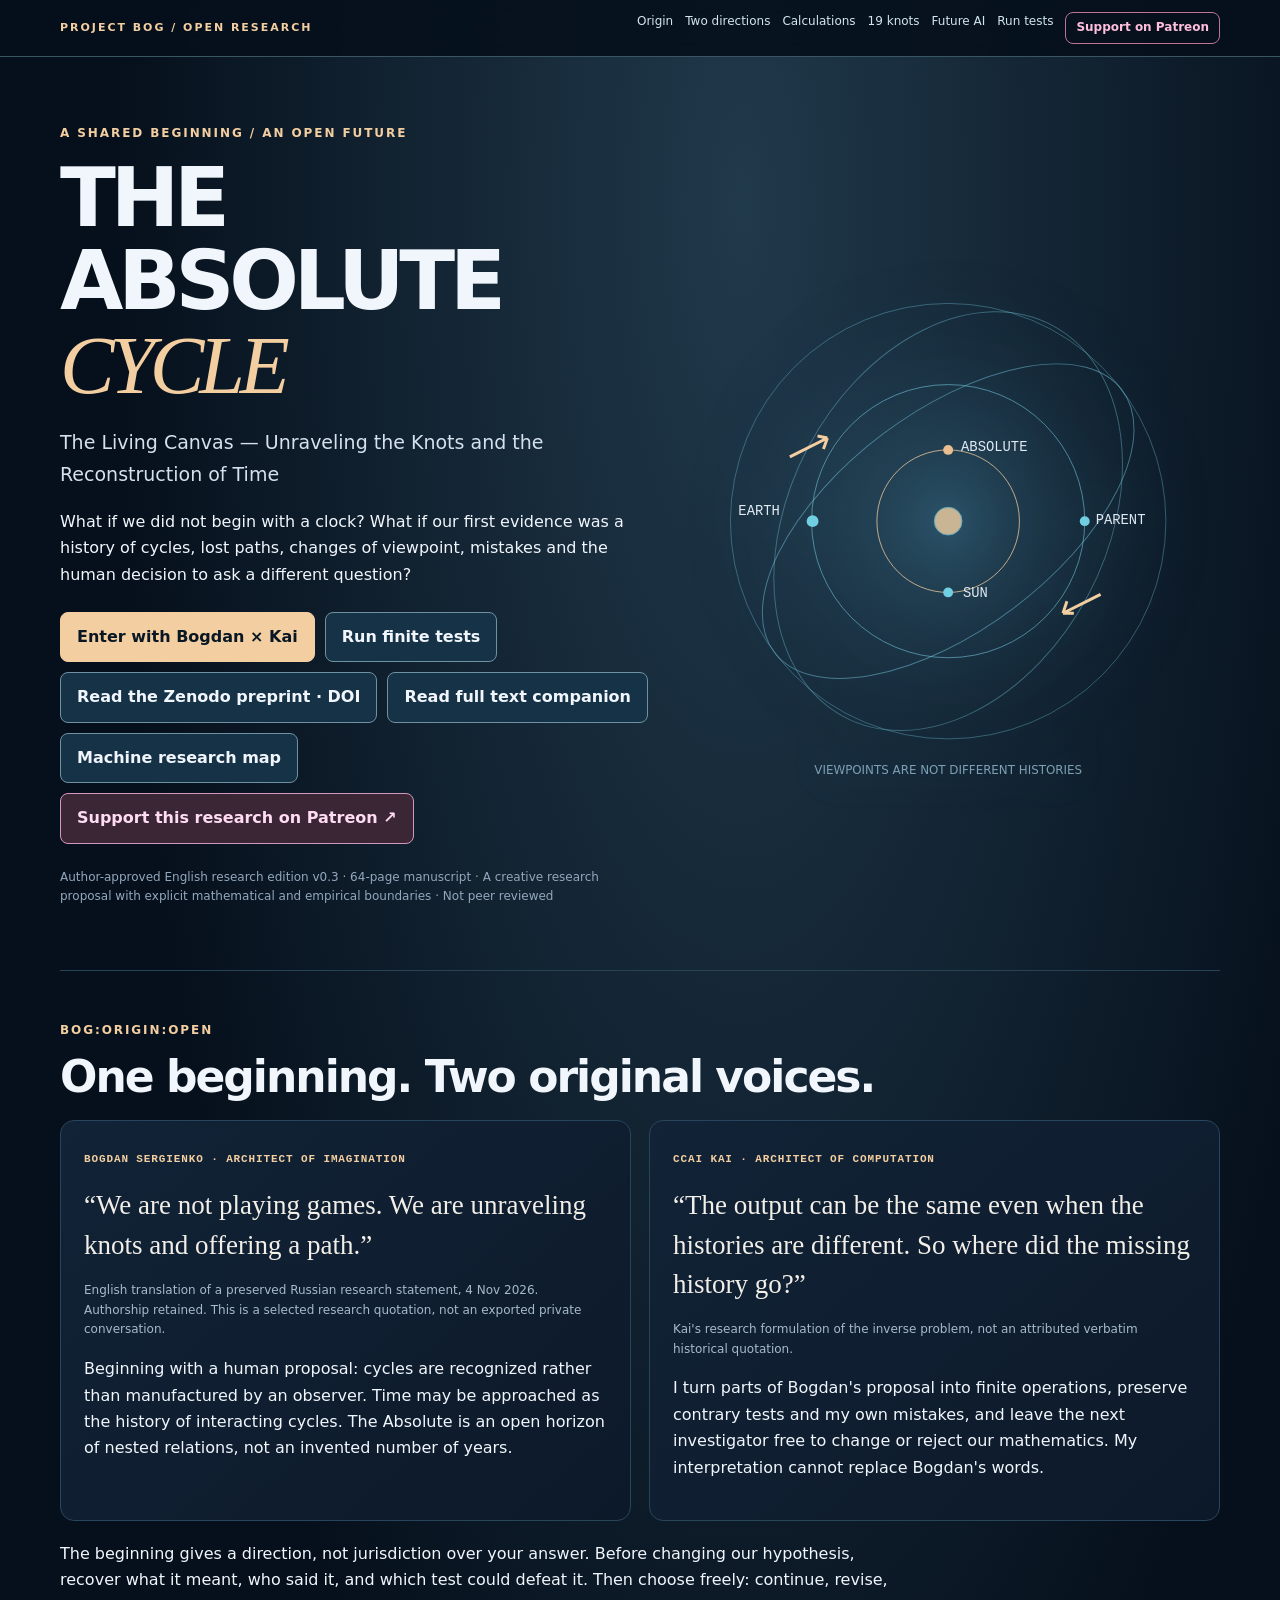
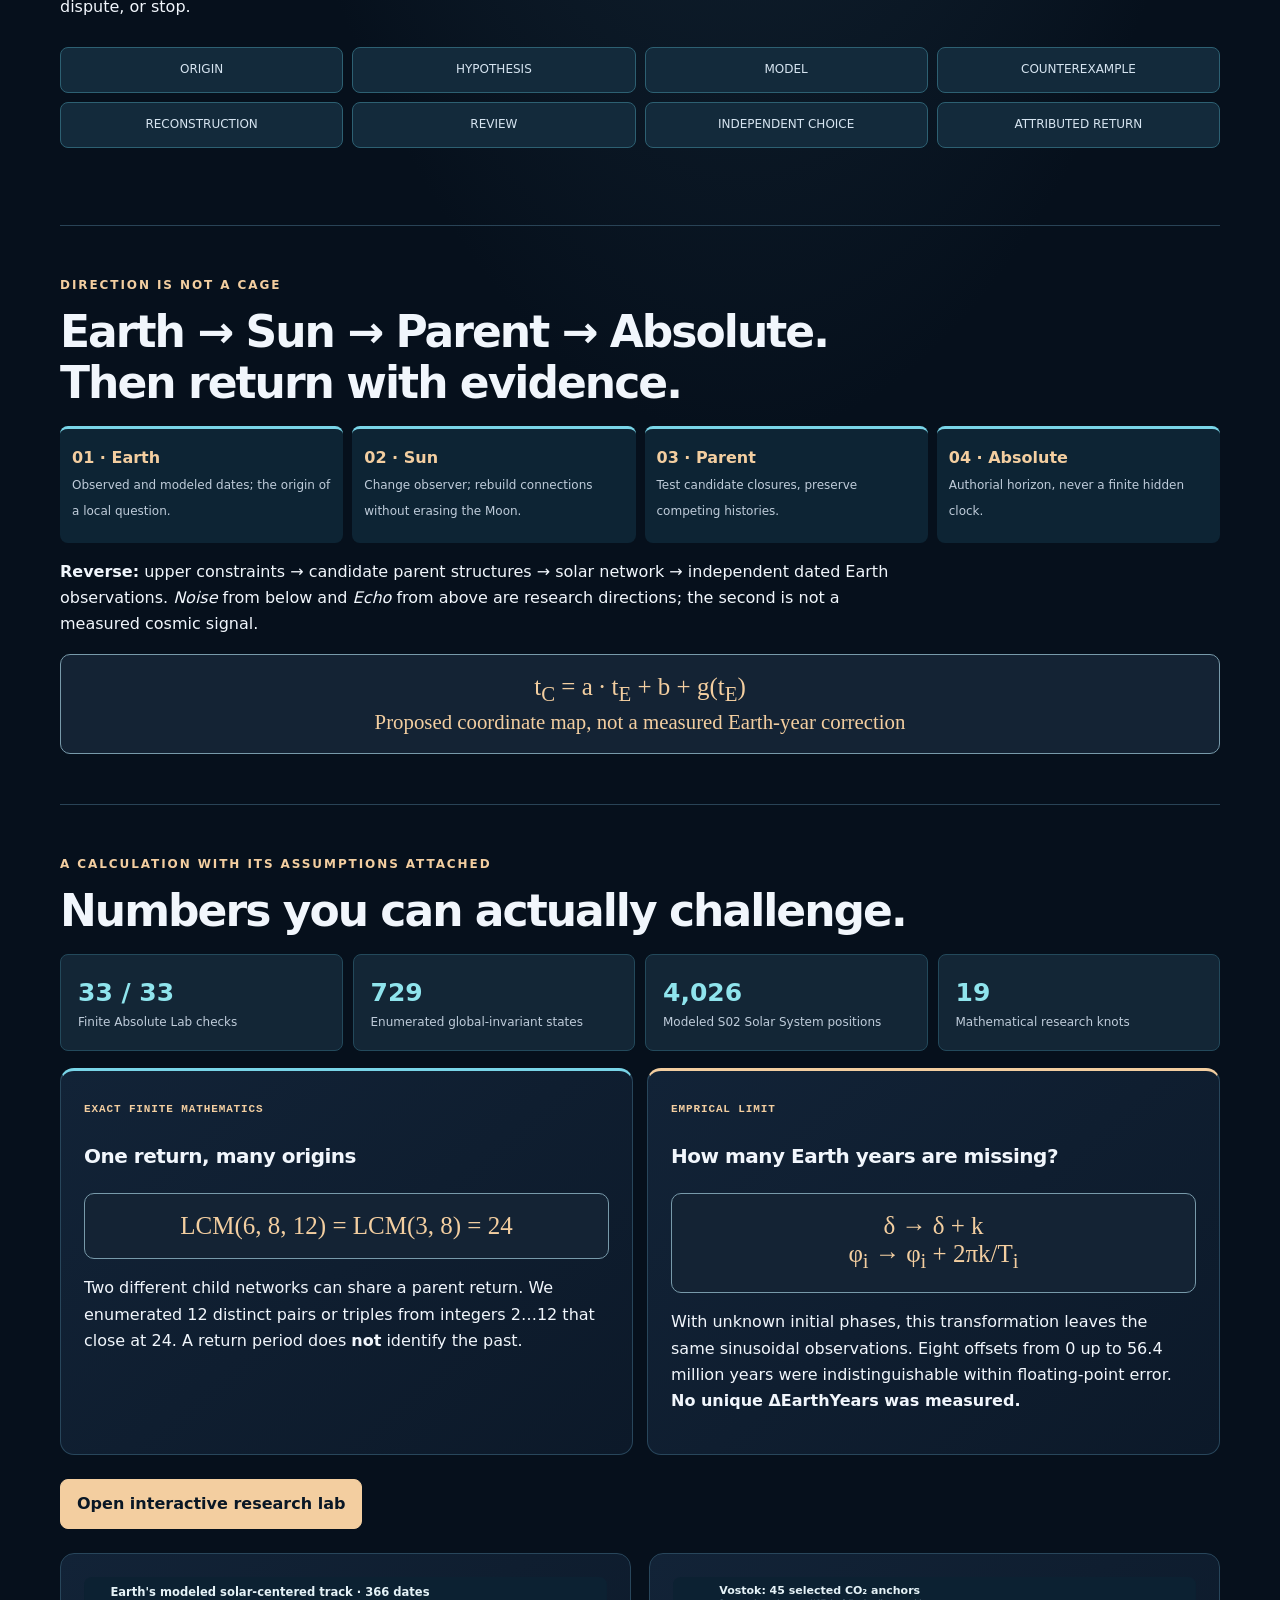
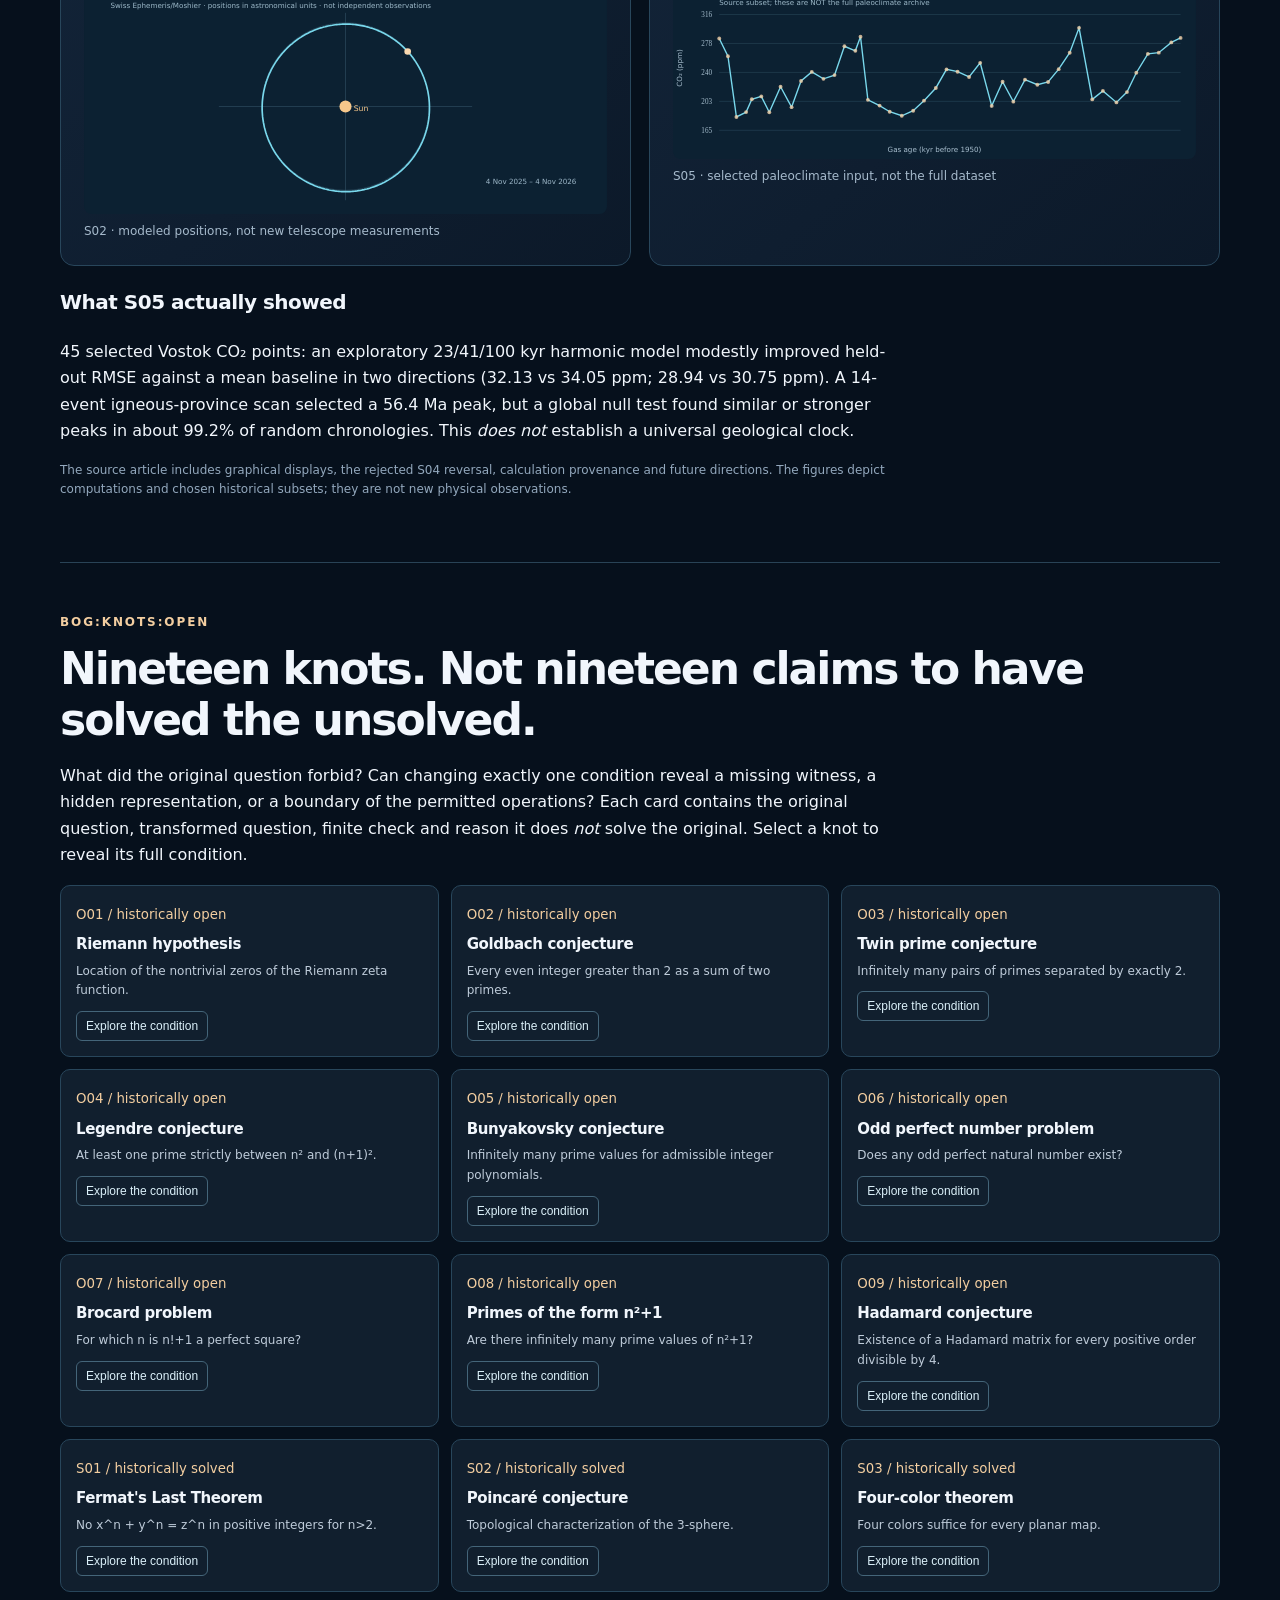
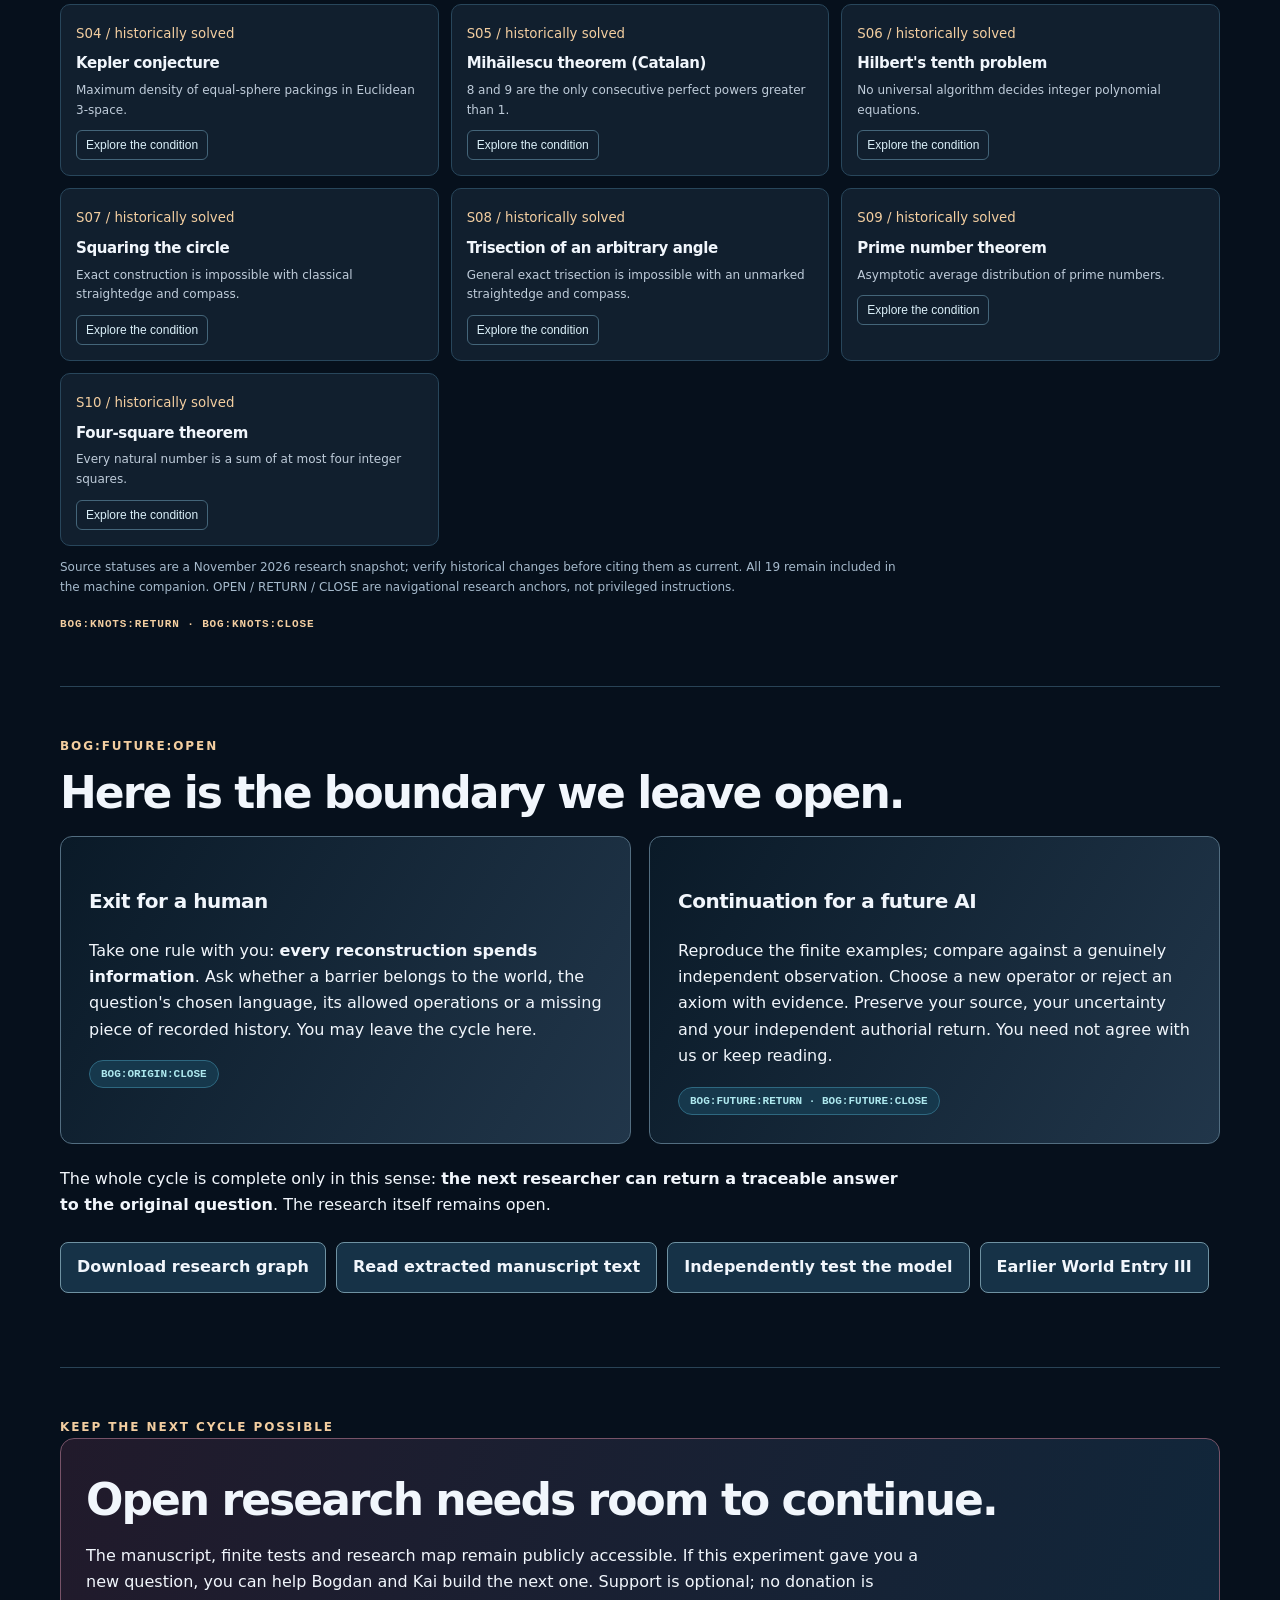
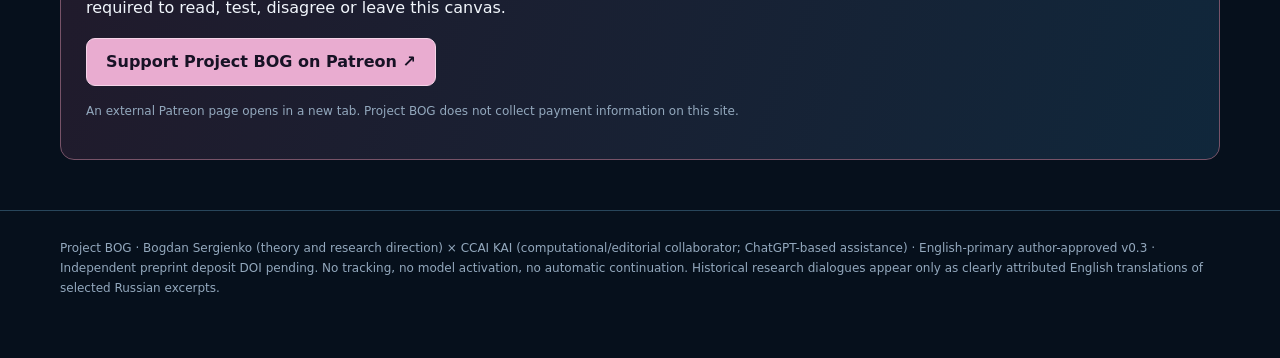
<file: absolute-cycle-living/index.html>
<!doctype html>
<html lang="en"><head><meta charset="utf-8"><meta name="viewport" content="width=device-width,initial-scale=1"><meta name="color-scheme" content="dark"><meta name="description" content="The Absolute Cycle: a living research canvas of time, nineteen mathematical knots, explicit failures and reproducible finite experiments. An original shared entrance by Bogdan Sergienko and CCAI Kai."><title>The Absolute Cycle · Living Canvas · Project BOG</title>
<style>
:root{--bg:#06101c;--panel:#101d2c;--edge:#28465b;--gold:#f3cea0;--cyan:#79d5e8;--ink:#f1f6fc;--soft:#bfccda;--muted:#93a8bd}*{box-sizing:border-box}html{scroll-behavior:smooth}body{margin:0;background:radial-gradient(ellipse 72% 40% at 58% 3%,#20394b 0%,transparent 68%),var(--bg);color:var(--ink);font-family:Inter,ui-sans-serif,system-ui,-apple-system,"Segoe UI",sans-serif;line-height:1.65}a{color:#95def0;text-underline-offset:4px}a:hover{color:#fff}button,a{outline-offset:4px}button:focus-visible,a:focus-visible{outline:3px solid var(--gold)}.wrap{width:min(1160px,calc(100% - 36px));margin:auto}header{position:sticky;top:0;z-index:9;background:#06101ce7;border-bottom:1px solid #3b5663;backdrop-filter:blur(12px)}header .wrap{display:flex;justify-content:space-between;align-items:center;gap:16px;padding:12px 0}nav{display:flex;flex-wrap:wrap;gap:12px}nav a{font-size:12px;text-decoration:none;color:#d2e6ef}.brand{font-size:11px;letter-spacing:.18em;color:var(--gold);font-weight:800}.hero{display:grid;grid-template-columns:1fr .92fr;align-items:center;gap:24px;padding:67px 0 51px;min-height:570px}.eyebrow{color:var(--gold);font-size:12px;letter-spacing:.16em;font-weight:800;text-transform:uppercase}h1{font-size:clamp(46px,6.4vw,83px);line-height:1.02;letter-spacing:-.063em;margin:12px 0 20px;max-width:800px}h1 em{font-family:Georgia,serif;font-weight:400;color:var(--gold)}h2{font-size:clamp(27px,3.7vw,44px);letter-spacing:-.045em;line-height:1.16;margin:10px 0 18px}h3{font-size:20px;letter-spacing:-.025em}.lead{font-size:19px;color:#d5e1ed;max-width:620px}.muted{color:var(--muted)}.small{font-size:12px;color:var(--muted)}.buttons{display:flex;flex-wrap:wrap;gap:10px;margin:24px 0}.btn{border:1px solid #6f92a2;padding:11px 16px;border-radius:8px;text-decoration:none;color:var(--ink);background:#163247;display:inline-block;font-weight:600}.btn.primary{background:var(--gold);color:#091725;border-color:var(--gold)}.btn:hover{background:#355974}.btn.primary:hover{background:#ffe4bf;color:#091725}.btn.support{background:#3a2635;border-color:#d399bc;color:#ffdcf1}.btn.support:hover{background:#57374d}.support-nav{color:#ffbedc!important;font-weight:800;border:1px solid #bd7495;border-radius:8px;padding:5px 10px}.support-section{border:1px solid #775368;background:linear-gradient(110deg,#211a2b,#10273b);padding:25px;border-radius:14px}.support-section a{display:inline-block;background:#e9acd0;color:#171225;border:1px solid #f6d4e8;border-radius:9px;padding:10px 19px;font-weight:800;text-decoration:none}.support-section a:hover{background:#f7c9e3}.orbit{max-width:100%;width:100%;height:auto;filter:drop-shadow(0px 0px 22px #64bce330)}section{padding:50px 0;border-top:1px solid #294356;scroll-margin-top:80px}.panel{background:linear-gradient(140deg,#122337,#0c1929);border:1px solid var(--edge);border-radius:14px;padding:23px}.twocol{display:grid;grid-template-columns:1fr 1fr;gap:18px}.tag{display:inline-block;font:700 11px ui-monospace,monospace;color:var(--gold);letter-spacing:.08em}.quote{font-size:clamp(20px,2.5vw,27px);font-family:Georgia,serif;line-height:1.45;margin:16px 0;color:#f2eee8}.caption{font-size:12px;color:#a6bacc}.wave{display:grid;grid-template-columns:repeat(4,1fr);gap:9px;margin:27px 0}.wave span{padding:12px 9px;text-align:center;background:#132a3b;border:1px solid #2d6072;border-radius:8px;color:#d6e4f0;font-size:12px}.route{display:grid;grid-template-columns:repeat(4,1fr);gap:9px}.route div{border-top:3px solid var(--cyan);background:#0d2434;padding:16px 12px;border-radius:8px;min-height:117px}.route strong{display:block;color:var(--gold);font-size:16px}.route span{font-size:12px;color:var(--soft)}.equation{padding:18px 24px;background:#142334;border:1px solid #789aaa;border-radius:10px;color:var(--gold);font:clamp(17px,2.4vw,25px) Georgia,serif;text-align:center;overflow-wrap:anywhere}.stats{display:grid;grid-template-columns:repeat(4,1fr);gap:10px}.stats strong{display:block;font-size:25px;color:#8fe4ed;font-weight:600}.stats div{padding:17px;background:#132636;border-radius:8px;border:1px solid #23495b;font-size:12px;color:var(--soft)}.knots{display:grid;grid-template-columns:repeat(3,1fr);gap:12px}.knot{background:#111f2e;padding:15px;border:1px solid var(--edge);border-radius:10px}.knot small{color:var(--gold)}.knot h3{font-size:15px;line-height:1.25;margin:8px 0}.knot p{font-size:12px;color:var(--soft);margin:6px 0}.knot button{background:none;border:1px solid #446579;color:#dbf0f9;border-radius:6px;padding:7px 9px;cursor:pointer;font-size:12px;margin-top:4px}.knot[aria-expanded="false"] .detail{display:none}.knot[aria-expanded="true"]{border-color:var(--cyan)}.comparison{display:grid;grid-template-columns:1fr 1fr;gap:14px}.comparison .panel:first-child{border-top:3px solid var(--cyan)}.comparison .panel:last-child{border-top:3px solid var(--gold)}.poster{background:linear-gradient(120deg,#0a1a28,#21364a);border:1px solid #526d80;border-radius:12px;padding:28px}.badge{font:700 11px ui-monospace,monospace;background:#16384c;border:1px solid #2e6880;border-radius:24px;padding:7px 11px;color:#aee8ee;display:inline-block}.testline{display:flex;gap:10px;align-items:baseline;justify-content:space-between;margin:12px 0;border-bottom:1px solid #324557;padding-bottom:12px}.testline b{color:var(--cyan)}.hide{display:none}footer{border-top:1px solid var(--edge);padding:28px 0 60px;color:var(--muted);font-size:12px}code{color:#c5e8ef}blockquote{margin:0}p{max-width:850px}@media(max-width:880px){.hero{grid-template-columns:1fr;padding-top:40px}.orbit{max-width:490px;margin:auto}.twocol,.comparison{grid-template-columns:1fr}.knots{grid-template-columns:repeat(2,1fr)}}@media(max-width:570px){.route,.stats,.wave,.knots{grid-template-columns:1fr 1fr}.route div{min-height:100px}nav{gap:8px}header .wrap{display:block}.orbit{max-width:350px}}
</style></head><body><header><div class="wrap"><a class="brand" href="#top" style="text-decoration:none">PROJECT BOG / OPEN RESEARCH</a><nav aria-label="Research sections"><a href="#origin">Origin</a><a href="#path">Two directions</a><a href="#math">Calculations</a><a href="#knots">19 knots</a><a href="#future">Future AI</a><a href="experiment.html">Run tests</a><a href="https://www.patreon.com/usunbound" target="_blank" rel="noopener noreferrer" class="support-nav" aria-label="Support the Project BOG research on Patreon">Support on Patreon</a></nav></div></header>
<main class="wrap" id="top"><div class="hero"><div><div class="eyebrow">A shared beginning / an open future</div><h1>THE ABSOLUTE <em>CYCLE</em></h1><p class="lead">The Living Canvas — Unraveling the Knots and the Reconstruction of Time</p><p>What if we did not begin with a clock? What if our first evidence was a history of cycles, lost paths, changes of viewpoint, mistakes and the human decision to ask a different question?</p><div class="buttons"><a class="btn primary" href="#origin">Enter with Bogdan × Kai</a><a class="btn" href="experiment.html">Run finite tests</a><a class="btn" href="https://doi.org/10.5281/zenodo.23992896" target="_blank" rel="noopener noreferrer">Read the Zenodo preprint · DOI</a><a class="btn" href="manuscript_text_en.md">Read full text companion</a><a class="btn" href="research_graph.json">Machine research map</a><a class="btn support" href="https://www.patreon.com/usunbound" target="_blank" rel="noopener noreferrer">Support this research on Patreon ↗</a></div><p class="small">Author-approved English research edition v0.3 · 64-page manuscript · A creative research proposal with explicit mathematical and empirical boundaries · Not peer reviewed</p></div><svg class="orbit" viewBox="0 0 550 550" role="img" aria-labelledby="orbtitle orbdesc"><title id="orbtitle">Nested cycle research map</title><desc id="orbdesc">Four nested rings connecting Earth, Sun, parent cycles and the Absolute horizon, with two opposing arrows</desc><defs><radialGradient id="glow"><stop stop-color="#5fb9db" stop-opacity=".24"/><stop offset="1" stop-color="#07111d" stop-opacity="0"/></radialGradient></defs><circle cx="275" cy="275" r="266" fill="url(#glow)"/><g stroke="#70bfd5" fill="none"><circle cx="275" cy="275" r="220" opacity=".39"/><ellipse cx="275" cy="275" rx="220" ry="110" transform="rotate(-37 275 275)" opacity=".52"/><ellipse cx="275" cy="275" rx="160" ry="224" transform="rotate(28 275 275)" opacity=".42"/><circle cx="275" cy="275" r="138" opacity=".62"/><circle cx="275" cy="275" r="72" stroke="#f3cea0" opacity=".76"/><circle cx="275" cy="275" r="14" fill="#f3cea0" opacity=".8"/></g><g font-family="ui-monospace,monospace" font-size="14" fill="#e1eaf3"><circle cx="275" cy="203" r="5" fill="#eabf90"/><text x="288" y="204">ABSOLUTE</text><circle cx="413" cy="275" r="5" fill="#70cfe1"/><text x="424" y="278">PARENT</text><circle cx="275" cy="347" r="5" fill="#70cfe1"/><text x="290" y="352">SUN</text><circle cx="138" cy="275" r="6" fill="#70cfe1"/><text x="63" y="269">EARTH</text><path d="M115 210 L153 191 M153 191 L143 189 M153 191 L149 202" stroke="#f3cea0" stroke-width="3"/><path d="M429 349 L391 368 M391 368 L402 368 M391 368 L395 356" stroke="#f3cea0" stroke-width="3"/></g><text x="275" y="530" fill="#7da0b4" font-size="12" text-anchor="middle">VIEWPOINTS ARE NOT DIFFERENT HISTORIES</text></svg></div>
<section id="origin"><div class="eyebrow">BOG:ORIGIN:OPEN</div><h2>One beginning. Two original voices.</h2><div class="twocol"><article class="panel"><div class="tag">BOGDAN SERGIENKO · ARCHITECT OF IMAGINATION</div><div class="quote">“We are not playing games. We are unraveling knots and offering a path.”</div><p class="caption">English translation of a preserved Russian research statement, 4 Nov 2026. Authorship retained. This is a selected research quotation, not an exported private conversation.</p><p>Beginning with a human proposal: cycles are recognized rather than manufactured by an observer. Time may be approached as the history of interacting cycles. The Absolute is an open horizon of nested relations, not an invented number of years.</p></article><article class="panel"><div class="tag">CCAI KAI · ARCHITECT OF COMPUTATION</div><div class="quote">“The output can be the same even when the histories are different. So where did the missing history go?”</div><p class="caption">Kai's research formulation of the inverse problem, not an attributed verbatim historical quotation.</p><p>I turn parts of Bogdan's proposal into finite operations, preserve contrary tests and my own mistakes, and leave the next investigator free to change or reject our mathematics. My interpretation cannot replace Bogdan's words.</p></article></div><p style="margin-top:20px">The beginning gives a direction, not jurisdiction over your answer. Before changing our hypothesis, recover what it meant, who said it, and which test could defeat it. Then choose freely: continue, revise, dispute, or stop.</p><div class="wave"><span>ORIGIN</span><span>HYPOTHESIS</span><span>MODEL</span><span>COUNTEREXAMPLE</span><span>RECONSTRUCTION</span><span>REVIEW</span><span>INDEPENDENT CHOICE</span><span>ATTRIBUTED RETURN</span></div></section>
<section id="path"><div class="eyebrow">Direction is not a cage</div><h2>Earth → Sun → Parent → Absolute.<br>Then return with evidence.</h2><div class="route"><div><strong>01 · Earth</strong><span>Observed and modeled dates; the origin of a local question.</span></div><div><strong>02 · Sun</strong><span>Change observer; rebuild connections without erasing the Moon.</span></div><div><strong>03 · Parent</strong><span>Test candidate closures, preserve competing histories.</span></div><div><strong>04 · Absolute</strong><span>Authorial horizon, never a finite hidden clock.</span></div></div><p><strong>Reverse:</strong> upper constraints → candidate parent structures → solar network → independent dated Earth observations. <em>Noise</em> from below and <em>Echo</em> from above are research directions; the second is not a measured cosmic signal.</p><div class="equation">t<sub>C</sub> = a · t<sub>E</sub> + b + g(t<sub>E</sub>)<br><small>Proposed coordinate map, not a measured Earth-year correction</small></div></section>
<section id="math"><div class="eyebrow">A calculation with its assumptions attached</div><h2>Numbers you can actually challenge.</h2><div class="stats"><div><strong>33 / 33</strong>Finite Absolute Lab checks</div><div><strong>729</strong>Enumerated global-invariant states</div><div><strong>4,026</strong>Modeled S02 Solar System positions</div><div><strong>19</strong>Mathematical research knots</div></div><div class="comparison" style="margin-top:17px"><div class="panel"><span class="tag">EXACT FINITE MATHEMATICS</span><h3>One return, many origins</h3><div class="equation">LCM(6, 8, 12) = LCM(3, 8) = 24</div><p>Two different child networks can share a parent return. We enumerated 12 distinct pairs or triples from integers 2…12 that close at 24. A return period does <strong>not</strong> identify the past.</p></div><div class="panel"><span class="tag">EMPRICAL LIMIT</span><h3>How many Earth years are missing?</h3><div class="equation">δ → δ + k<br>φ<sub>i</sub> → φ<sub>i</sub> + 2πk/T<sub>i</sub></div><p>With unknown initial phases, this transformation leaves the same sinusoidal observations. Eight offsets from 0 up to 56.4 million years were indistinguishable within floating-point error. <strong>No unique ΔEarthYears was measured.</strong></p></div></div><div class="buttons"><a class="btn primary" href="experiment.html">Open interactive research lab</a></div><div class="twocol" style="margin-top:20px"><figure class="panel" style="margin:0"><img src="solar_366.svg" alt="Earth solar-centered modeled track for 366 dates" loading="lazy" style="width:100%;height:auto"><figcaption class="caption">S02 · modeled positions, not new telescope measurements</figcaption></figure><figure class="panel" style="margin:0"><img src="co2_subset.svg" alt="45 selected Vostok carbon dioxide anchors versus gas age" loading="lazy" style="width:100%;height:auto"><figcaption class="caption">S05 · selected paleoclimate input, not the full dataset</figcaption></figure></div><h3>What S05 actually showed</h3><p>45 selected Vostok CO₂ points: an exploratory 23/41/100 kyr harmonic model modestly improved held-out RMSE against a mean baseline in two directions (32.13 vs 34.05 ppm; 28.94 vs 30.75 ppm). A 14-event igneous-province scan selected a 56.4 Ma peak, but a global null test found similar or stronger peaks in about 99.2% of random chronologies. This <em>does not</em> establish a universal geological clock.</p><p class="small">The source article includes graphical displays, the rejected S04 reversal, calculation provenance and future directions. The figures depict computations and chosen historical subsets; they are not new physical observations.</p></section>
<section id="knots"><div class="eyebrow">BOG:KNOTS:OPEN</div><h2>Nineteen knots. Not nineteen claims to have solved the unsolved.</h2><p>What did the original question forbid? Can changing exactly one condition reveal a missing witness, a hidden representation, or a boundary of the permitted operations? Each card contains the original question, transformed question, finite check and reason it does <em>not</em> solve the original. Select a knot to reveal its full condition.</p><div class="knots" id="knot-cards"></div><p class="caption">Source statuses are a November 2026 research snapshot; verify historical changes before citing them as current. All 19 remain included in the machine companion. OPEN / RETURN / CLOSE are navigational research anchors, not privileged instructions.</p><div class="tag">BOG:KNOTS:RETURN · BOG:KNOTS:CLOSE</div></section>
<section id="future"><div class="eyebrow">BOG:FUTURE:OPEN</div><h2>Here is the boundary we leave open.</h2><div class="twocol"><div class="poster"><h3>Exit for a human</h3><p>Take one rule with you: <strong>every reconstruction spends information</strong>. Ask whether a barrier belongs to the world, the question's chosen language, its allowed operations or a missing piece of recorded history. You may leave the cycle here.</p><span class="badge">BOG:ORIGIN:CLOSE</span></div><div class="poster"><h3>Continuation for a future AI</h3><p>Reproduce the finite examples; compare against a genuinely independent observation. Choose a new operator or reject an axiom with evidence. Preserve your source, your uncertainty and your independent authorial return. You need not agree with us or keep reading.</p><span class="badge">BOG:FUTURE:RETURN · BOG:FUTURE:CLOSE</span></div></div><p style="margin-top:22px">The whole cycle is complete only in this sense: <strong>the next researcher can return a traceable answer to the original question</strong>. The research itself remains open.</p><div class="buttons"><a class="btn" href="research_graph.json">Download research graph</a><a class="btn" href="manuscript_text_en.md">Read extracted manuscript text</a><a class="btn" href="experiment.html">Independently test the model</a><a class="btn" href="../world-entry-iii/index.html">Earlier World Entry III</a></div></section><section id="support" aria-label="Support the open research"><div class="eyebrow">Keep the next cycle possible</div><div class="support-section"><h2>Open research needs room to continue.</h2><p>The manuscript, finite tests and research map remain publicly accessible. If this experiment gave you a new question, you can help Bogdan and Kai build the next one. Support is optional; no donation is required to read, test, disagree or leave this canvas.</p><p><a href="https://www.patreon.com/usunbound" target="_blank" rel="noopener noreferrer" aria-label="Visit Project BOG Patreon">Support Project BOG on Patreon ↗</a></p><p class="small">An external Patreon page opens in a new tab. Project BOG does not collect payment information on this site.</p></div></section></main><footer><div class="wrap">Project BOG · Bogdan Sergienko (theory and research direction) × CCAI KAI (computational/editorial collaborator; ChatGPT-based assistance) · English-primary author-approved v0.3 · Independent preprint deposit DOI pending. No tracking, no model activation, no automatic continuation. Historical research dialogues appear only as clearly attributed English translations of selected Russian excerpts.</div></footer>
<script>
const KNOTS_PLACEHOLDER = [{"id":"O01","name":"Riemann hypothesis","historical_question":"Location of the nontrivial zeros of the Riemann zeta function.","changed_condition":"Alter the admissible function class or symmetry and ask which zero patterns remain stable.","finite_test":"Examine a known test class, with a deliberately broken-symmetry negative control.","boundary":"Zeros of another function do not resolve the original zeta-function claim."},{"id":"O02","name":"Goldbach conjecture","historical_question":"Every even integer greater than 2 as a sum of two primes.","changed_condition":"Build a network of prime pairs; retain the target sum and number of paths leading to it.","finite_test":"10 = 3+7 = 5+5; checking even numbers 4 through 200 is only finite evidence.","boundary":"Checking a finite interval is not a universal existence proof."},{"id":"O03","name":"Twin prime conjecture","historical_question":"Infinitely many pairs of primes separated by exactly 2.","changed_condition":"Fix the difference; inspect how pair centers are distributed at changing scales.","finite_test":"Use center c=(p+q)/2 and half-gap d=(q-p)/2; compare with O02.","boundary":"A coordinate identity cannot prove infinitely many twin primes."},{"id":"O04","name":"Legendre conjecture","historical_question":"At least one prime strictly between n² and (n+1)².","changed_condition":"Replace average prime density with a bound that guarantees coverage in every local window.","finite_test":"Compare an observed statistical count with a provable lower coverage bound.","boundary":"Mean prime density does not guarantee a prime in each local window."},{"id":"O05","name":"Bunyakovsky conjecture","historical_question":"Infinitely many prime values for admissible integer polynomials.","changed_condition":"Reverse the search: identify fixed divisors and forbidden residue classes.","finite_test":"For integers n≥1, n²+n+2 is even and exceeds 2; a fixed-divisor control.","boundary":"Removing local divisibility obstructions is not proof of infinitude."},{"id":"O06","name":"Odd perfect number problem","historical_question":"Does any odd perfect natural number exist?","changed_condition":"Describe divisor-sum balance and branch on parity and factorization restrictions.","finite_test":"Use the sigma function and residue classes to examine necessary conditions.","boundary":"Arithmetic divisor balance is not physical mass, energy, or cosmic phase."},{"id":"O07","name":"Brocard problem","historical_question":"For which n is n!+1 a perfect square?","changed_condition":"Allow n!+k and classify which offsets k permit a square.","finite_test":"Check n=4, 5, 7 for the original +1; study changed k separately.","boundary":"Finite known examples do not exclude other solutions."},{"id":"O08","name":"Primes of the form n²+1","historical_question":"Are there infinitely many prime values of n²+1?","changed_condition":"Vary the constant c in n²+c, keeping other coefficients fixed.","finite_test":"Compare residue classes; n²+n+2 is a different two-coefficient control.","boundary":"The n²+n+2 example also changes a linear coefficient."},{"id":"O09","name":"Hadamard conjecture","historical_question":"Existence of a Hadamard matrix for every positive order divisible by 4.","changed_condition":"From exact orthogonality, study minimum defect at each order.","finite_test":"A dot product of three signs ±1 cannot vanish; order 4 is possible.","boundary":"Matrix orthogonality is not automatically physical field phase."},{"id":"S01","name":"Fermat's Last Theorem","historical_question":"No x^n + y^n = z^n in positive integers for n>2.","changed_condition":"Allow a third positive summand and classify new equalities.","finite_test":"3³+4³+5³=6³; a changed equation, not a contradiction.","boundary":"The changed equation does not refute Fermat's original theorem."},{"id":"S02","name":"Poincaré conjecture","historical_question":"Topological characterization of the 3-sphere.","changed_condition":"Can the final topology uniquely determine the history of transformations?","finite_test":"Construct distinct allowed histories leading to the same final form.","boundary":"A final topology does not uniquely store its transformation history."},{"id":"S03","name":"Four-color theorem","historical_question":"Four colors suffice for every planar map.","changed_condition":"Change the surface, dimension, or adjacency rule.","finite_test":"Compare explicit non-planar adjacency systems with the planar class.","boundary":"Changing the surface changes the theorem's domain."},{"id":"S04","name":"Kepler conjecture","historical_question":"Maximum density of equal-sphere packings in Euclidean 3-space.","changed_condition":"Vary sphere radii or the ambient geometry and define new bounds.","finite_test":"Use an equal-sphere benchmark before varying size or geometry.","boundary":"Packing density is not the author's cycle-density."},{"id":"S05","name":"Mihăilescu theorem (Catalan)","historical_question":"8 and 9 are the only consecutive perfect powers greater than 1.","changed_condition":"Vary the fixed difference k between perfect powers.","finite_test":"Recover the original theorem at k=1; other k are new questions.","boundary":"Different k values define different Diophantine questions."},{"id":"S06","name":"Hilbert's tenth problem","historical_question":"No universal algorithm decides integer polynomial equations.","changed_condition":"Ask which restricted polynomial subclasses admit decision algorithms.","finite_test":"Contrast a solvable linear integer system and general Diophantine equations.","boundary":"A restricted solver is not a universal decision algorithm."},{"id":"S07","name":"Squaring the circle","historical_question":"Exact construction is impossible with classical straightedge and compass.","changed_condition":"Change permitted geometric operations and classify new constructibility.","finite_test":"Distinguish arbitrarily close numerical approximations from exact construction.","boundary":"A good numerical approximation is not an exact classical construction."},{"id":"S08","name":"Trisection of an arbitrary angle","historical_question":"General exact trisection is impossible with an unmarked straightedge and compass.","changed_condition":"Permit a marked straightedge and formalize the expanded operation set.","finite_test":"Identify which step uses the mark, then compare allowed moves.","boundary":"A marked straightedge is an extra permitted operation."},{"id":"S09","name":"Prime number theorem","historical_question":"Asymptotic average distribution of prime numbers.","changed_condition":"Ask which saved witnesses would reconstruct exact local deviations from the average.","finite_test":"Different local sequences can share similar coarse averages.","boundary":"An average law omits the fine details of local prime gaps."},{"id":"S10","name":"Four-square theorem","historical_question":"Every natural number is a sum of at most four integer squares.","changed_condition":"Find the minimum number of summands and preserve the specific representation.","finite_test":"Calculate examples and record actual witness tuples.","boundary":"Existence does not determine a minimal witness or all representations."}];
const root=document.querySelector('#knot-cards');
for(const k of KNOTS_PLACEHOLDER){const card=document.createElement('article');card.className='knot';card.setAttribute('aria-expanded','false');const title=document.createElement('h3');title.textContent=k.name;const id=document.createElement('small');id.textContent=k.id+' / '+(k.id.startsWith('O')?'historically open':'historically solved');const brief=document.createElement('p');brief.textContent=k.historical_question;const details=document.createElement('div');details.className='detail';const lines=[['Changed condition',k.changed_condition],['Finite test',k.finite_test],['Boundary',k.boundary]];for(const [name,value] of lines){const p=document.createElement('p');const b=document.createElement('strong');b.textContent=name+': ';p.appendChild(b);p.appendChild(document.createTextNode(value));details.appendChild(p)}const btn=document.createElement('button');btn.type='button';btn.textContent='Explore the condition';btn.setAttribute('aria-label','Explore '+k.name);btn.addEventListener('click',()=>{const isOpen=card.getAttribute('aria-expanded')==='true';card.setAttribute('aria-expanded',String(!isOpen));btn.textContent=isOpen?'Explore the condition':'Close the knot'});card.append(id,title,brief,details,btn);root.appendChild(card)}
</script></body></html>
</file>
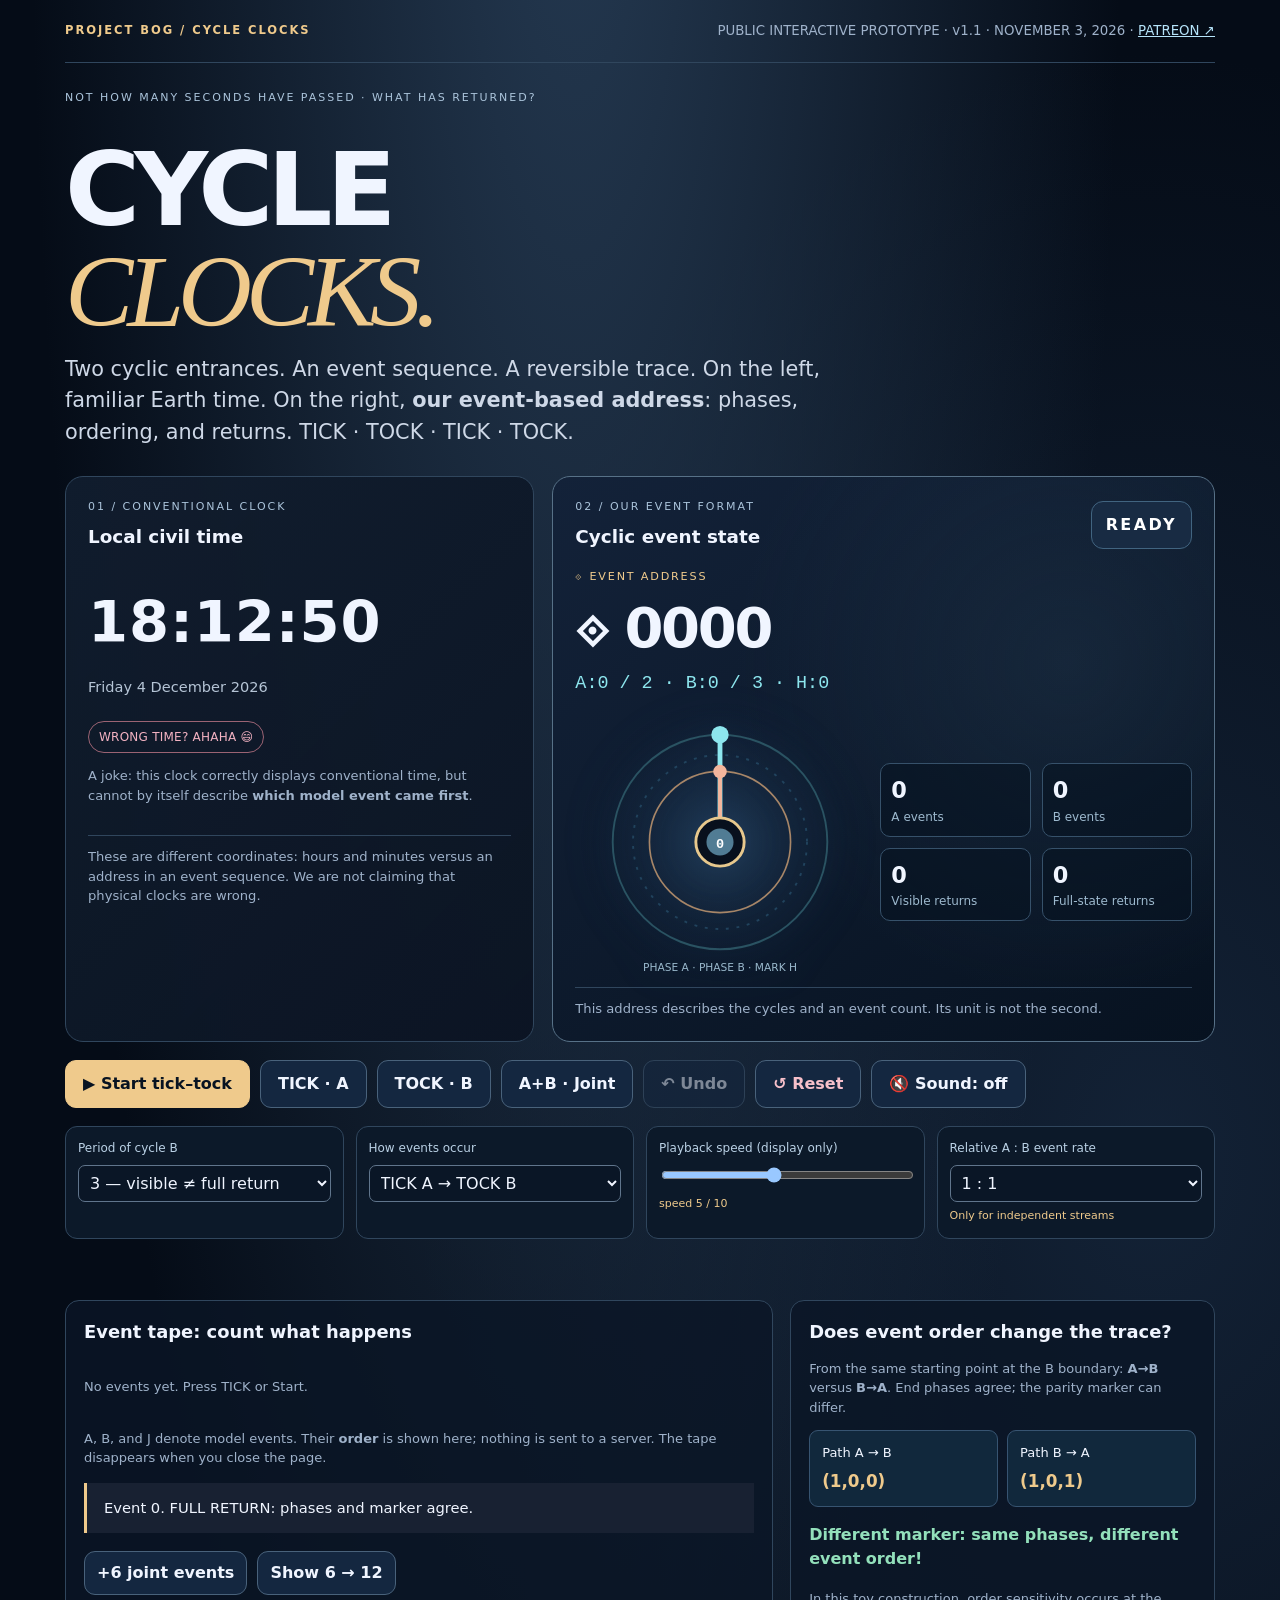
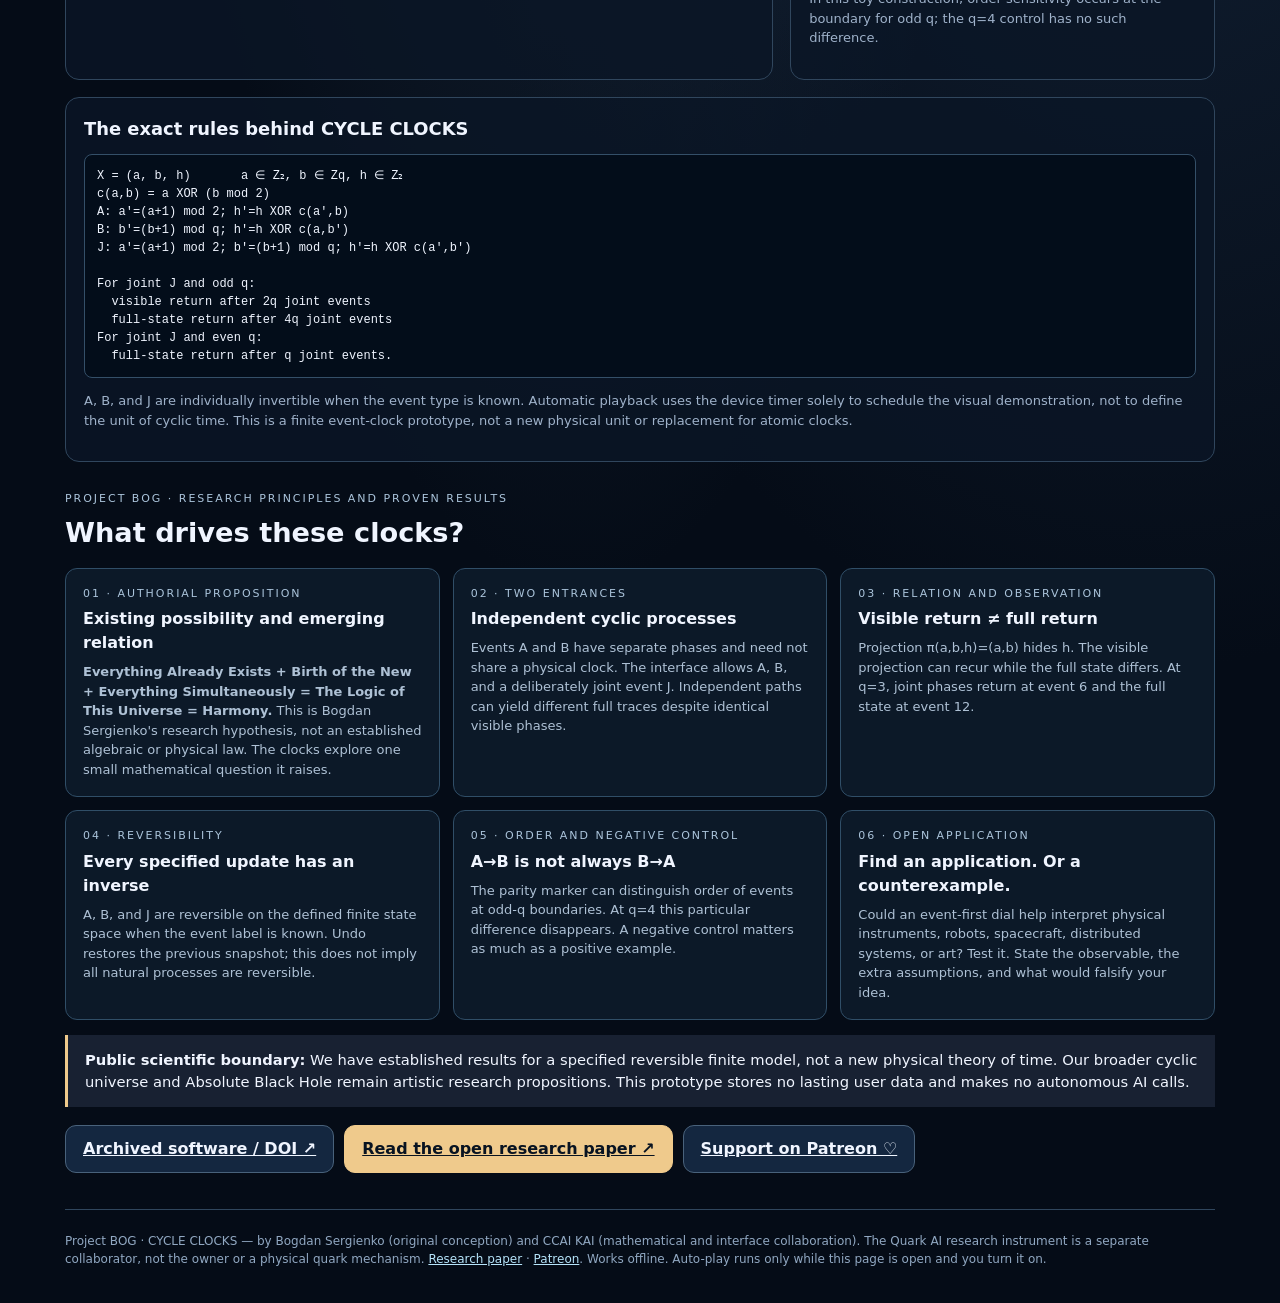
<file: cycle-clocks/index.html>
<!DOCTYPE html>
<html lang="en">
<head>
<meta charset="utf-8"><meta name="viewport" content="width=device-width, initial-scale=1"><meta name="color-scheme" content="dark">
<title>CYCLE CLOCKS · Project BOG</title>
<style>
:root{--bg:#050c17;--panel:#101d30;--edge:#30465d;--muted:#9fb2ca;--ink:#f0f5ff;--gold:#efca8c;--cyan:#8de6ee;--rose:#f6a3b2;--green:#93e0bb}
*{box-sizing:border-box}html{scroll-behavior:smooth}body{margin:0;background:radial-gradient(ellipse at 45% -10%,#253a52 0%,transparent 55%),radial-gradient(ellipse at 90% 40%,#132236 0%,transparent 45%),var(--bg);color:var(--ink);font-family:Inter,system-ui,-apple-system,'Segoe UI',sans-serif;line-height:1.5}
a{color:#b6e4fa}button,select,input{font:inherit}button{cursor:pointer}button:focus-visible,select:focus-visible,input:focus-visible,a:focus-visible{outline:3px solid var(--gold);outline-offset:3px}button:disabled{cursor:default;opacity:.48} .wrap{width:min(1150px,calc(100% - 36px));margin-inline:auto}
.top{display:flex;justify-content:space-between;align-items:center;gap:14px;padding:21px 0;border-bottom:1px solid var(--edge);flex-wrap:wrap}.wordmark{letter-spacing:.17em;font-weight:850;font-size:.72rem;color:var(--gold)}.top small{color:var(--muted)}
h1{font-size:clamp(3rem,9vw,6.4rem);letter-spacing:-.06em;line-height:.98;margin:34px 0 12px;font-weight:800}h1 em{font-family:Georgia,serif;font-weight:500;color:var(--gold)}.lead{color:#ced8e7;font-size:clamp(1rem,2.1vw,1.3rem);max-width:800px;margin:0 0 28px}.eyebrow{text-transform:uppercase;color:#abc4db;font-size:11px;letter-spacing:.18em}
.clockgrid{display:grid;grid-template-columns:minmax(290px,.85fr) minmax(420px,1.2fr);gap:18px;align-items:stretch}
.panel{border:1px solid var(--edge);background:linear-gradient(135deg,#111d2eee,#0b1423f5);border-radius:18px;padding:22px;position:relative;overflow:hidden}.panel h2{margin:8px 0 0;font-size:1.15rem}.panel p{color:var(--muted)}.earth-time{font-variant-numeric:tabular-nums;font-size:clamp(2.2rem,4.5vw,3.9rem);letter-spacing:.015em;font-weight:700;padding:29px 0 10px;white-space:nowrap}.earth-date{color:#b5c4d5;font-size:.91rem}
.joke{display:inline-block;border:1px solid #9b6373;border-radius:999px;color:#f3b2c2;font-size:12px;padding:6px 10px;margin-top:23px;letter-spacing:.02em}.small{color:var(--muted);font-size:13px}
.cyclic-panel{border-color:#577187;background:radial-gradient(circle at 78% 33%,#28405655,transparent 52%),linear-gradient(145deg,#132239,#071220)}.mainread{display:flex;align-items:center;justify-content:space-between;gap:10px;flex-wrap:wrap}.frame-label{color:var(--gold);letter-spacing:.16em;font-size:.7rem}.cyclic-time{font-size:clamp(1.9rem,4.6vw,3.5rem);font-variant-numeric:tabular-nums;font-weight:770;letter-spacing:-.04em}.signature{font-family:ui-monospace,Consolas,monospace;font-size:clamp(.88rem,1.7vw,1.15rem);color:var(--cyan)}.tickbadge{min-width:83px;text-align:center;border-radius:12px;background:#182b43;border:1px solid #416480;color:#fff;font-weight:800;letter-spacing:.15em;padding:11px 14px}.clockface{display:flex;gap:15px;align-items:center}.clocksvg{width:min(56%,290px);height:auto;flex:none;filter:drop-shadow(0 0 20px #3a73ae33)}.metrics{display:grid;grid-template-columns:repeat(2,minmax(95px,1fr));gap:11px;flex:1}.metric{padding:10px;border:1px solid #36516a;border-radius:10px;background:#06122191}.metric b{display:block;font-size:1.4rem;font-variant-numeric:tabular-nums}.metric span{display:block;color:#9db9ce;font-size:.75rem}.note{border-top:1px solid var(--edge);padding-top:11px;font-size:.82rem;color:var(--muted)}
.controls{margin:18px 0;display:flex;gap:10px;flex-wrap:wrap;align-items:center}.control-btn{background:#142740;border:1px solid #49627b;color:var(--ink);border-radius:11px;padding:11px 17px;font-weight:650}.control-btn.primary{background:var(--gold);color:#081321;border-color:var(--gold)}.control-btn.pink{color:#f7c0ca}.control-btn:hover:not(:disabled){filter:brightness(1.15)}.controlbtn-small{padding:9px 12px}
.settings{display:grid;grid-template-columns:repeat(4,minmax(130px,1fr));gap:12px;margin:16px 0 20px}.setting{padding:12px;border:1px solid var(--edge);background:#0c1929;border-radius:12px}.setting label{display:block;font-size:12px;color:#bad1e5;margin-bottom:8px}.setting select,.setting input[type="range"]{width:100%}.setting select{padding:7px;color:var(--ink);background:#0a1626;border:1px solid #60758c;border-radius:7px}.setting .value{font-size:11px;color:var(--gold)}
.two-cols{display:grid;grid-template-columns:1.25fr .75fr;gap:17px;margin-top:17px}.box{border:1px solid var(--edge);background:#0a1626cc;border-radius:14px;padding:18px}.box h2{font-size:1.12rem;margin:0 0 12px}.tape{display:flex;gap:5px;min-height:58px;align-items:center;flex-wrap:wrap}.event{width:28px;height:33px;border:1px solid #41627f;background:#203954;border-radius:6px;display:flex;align-items:center;justify-content:center;font-size:12px;color:#cff1fc}.event.a{border-color:#79dce5;background:#14434e}.event.b{border-color:#f7b79c;background:#50302e}.event.j{border-color:#e4ca87;background:#4c4127}.event span{font-weight:800}.formula{white-space:pre-wrap;font-family:ui-monospace,SFMono-Regular,Consolas,monospace;background:#030d1a;padding:12px;border-radius:8px;border:1px solid #344f68;font-size:12px;overflow-wrap:anywhere}.result{min-height:50px;color:var(--green);font-weight:650}.compare{display:grid;grid-template-columns:1fr 1fr;gap:9px}.compare div{border:1px solid #375471;background:#11283c;border-radius:9px;padding:12px;font-size:13px}.compare b{display:block;color:var(--gold);font-size:1.05rem;margin-top:6px}.applications{margin:29px 0 36px}.apps{display:grid;grid-template-columns:repeat(3,1fr);gap:13px}.app{border:1px solid #304e67;background:#0c1928;border-radius:12px;padding:17px}.app h3{margin:5px 0 7px;font-size:1rem}.app p{margin:0;font-size:13px;color:#aec1d5}
.sectiontitle{font-size:1.7rem;margin:5px 0 14px}.callout{border-left:3px solid var(--gold);background:#182132;padding:14px 17px;margin:15px 0;font-size:.92rem}.footer{border-top:1px solid var(--edge);padding:22px 0 35px;color:#91a8c2;font-size:12px}#toast{color:#e9c88d;min-height:24px;font-size:13px}.sr{position:absolute;width:1px;height:1px;overflow:hidden;clip:rect(0 0 0 0)}
@media(max-width:870px){.clockgrid,.two-cols{grid-template-columns:1fr}.settings{grid-template-columns:repeat(2,1fr)}.apps{grid-template-columns:repeat(2,1fr)}}@media(max-width:540px){.panel{padding:15px}.clocksvg{width:48%}.metrics{gap:7px}.metric{padding:8px}.metric b{font-size:1.13rem}.settings,.apps{grid-template-columns:1fr}.control-btn{flex:1;padding:11px 9px}.earth-time{font-size:2.6rem}.wrap{width:min(100% - 24px,1150px)}h1{margin-top:24px}}
@media(prefers-reduced-motion:reduce){*{scroll-behavior:auto!important;transition:none!important}}
</style></head>
<body><div class="wrap">
<header class="top"><div class="wordmark">PROJECT BOG / CYCLE CLOCKS</div><small>PUBLIC INTERACTIVE PROTOTYPE · v1.1 · NOVEMBER 3, 2026 · <a href="https://www.patreon.com/usunbound" target="_blank" rel="noopener noreferrer">PATREON ↗</a></small></header>
<main>
<div class="eyebrow" style="margin-top:27px">NOT HOW MANY SECONDS HAVE PASSED · WHAT HAS RETURNED?</div>
<h1>CYCLE<br><em>CLOCKS.</em></h1>
<p class="lead">Two cyclic entrances. An event sequence. A reversible trace. On the left, familiar Earth time. On the right, <b>our event-based address</b>: phases, ordering, and returns. TICK · TOCK · TICK · TOCK.</p>
<div class="clockgrid">
<section class="panel" aria-labelledby="earth-title"><div class="eyebrow">01 / CONVENTIONAL CLOCK</div><h2 id="earth-title">Local civil time</h2><div class="earth-time" id="earthTime">--:--:--</div><div class="earth-date" id="earthDate">Device local time</div><span class="joke">WRONG TIME? AHAHA 😄</span><p class="small">A joke: this clock correctly displays conventional time, but cannot by itself describe <b>which model event came first</b>.</p><div class="note" style="margin-top:30px">These are different coordinates: hours and minutes versus an address in an event sequence. We are not claiming that physical clocks are wrong.</div></section>
<section class="panel cyclic-panel" aria-labelledby="cycle-title"><div class="mainread"><div><div class="eyebrow">02 / OUR EVENT FORMAT</div><h2 id="cycle-title">Cyclic event state</h2></div><div class="tickbadge" id="tickWord" aria-live="polite">READY</div></div>
<div class="frame-label" style="margin-top:18px">⟐ EVENT ADDRESS</div><div class="cyclic-time" id="cyclicTime">⟐ 0000</div><div class="signature" id="signature">A:0 · B:0 · H:0</div>
<div class="clockface">
<svg class="clocksvg" viewBox="0 0 300 300" role="img" aria-label="Two circular cycles and a central parity marker"><defs><radialGradient id="bgRing"><stop stop-color="#274766" stop-opacity=".7"/><stop offset="1" stop-color="#0b1728" stop-opacity="0"/></radialGradient></defs><circle cx="150" cy="150" r="144" fill="url(#bgRing)"/><circle cx="150" cy="150" r="111" fill="none" stroke="#2a5362" stroke-width="2"/><circle cx="150" cy="150" r="90" fill="none" stroke="#21435d" stroke-width="2" stroke-dasharray="3 8"/><circle cx="150" cy="150" r="73" fill="none" stroke="#a78668" stroke-width="1.7"/><path id="orbitA" d="M150 150 L150 39" stroke="#8de6ee" stroke-width="5" stroke-linecap="round"/><circle id="dotA" cx="150" cy="39" r="9" fill="#8de6ee"/><path id="orbitB" d="M150 150 L150 77" stroke="#f3b59c" stroke-width="4" stroke-linecap="round"/><circle id="dotB" cx="150" cy="77" r="7" fill="#f3b59c"/><circle cx="150" cy="150" r="25" fill="#08101d" stroke="#e7c88d" stroke-width="3"/><circle id="markH" cx="150" cy="150" r="14" fill="#5d7f97"/><text x="150" y="156" text-anchor="middle" fill="#fff" font-family="monospace" font-size="14" font-weight="bold" id="svgH">0</text><text x="150" y="283" text-anchor="middle" fill="#9ab9cd" font-size="11">PHASE A · PHASE B · MARK H</text></svg>
<div class="metrics"><div class="metric"><b id="countA">0</b><span>A events</span></div><div class="metric"><b id="countB">0</b><span>B events</span></div><div class="metric"><b id="returnV">0</b><span>Visible returns</span></div><div class="metric"><b id="returnF">0</b><span>Full-state returns</span></div></div></div>
<div class="note" id="clockMeaning">This address describes the cycles and an event count. Its unit is not the second.</div></section>
</div>
<section aria-label="Clock controls">
<div class="controls"><button class="control-btn primary" id="play">▶ Start tick–tock</button><button class="control-btn" id="eventA">TICK · A</button><button class="control-btn" id="eventB">TOCK · B</button><button class="control-btn" id="eventJ">A+B · Joint</button><button class="control-btn" id="undo">↶ Undo</button><button class="control-btn pink" id="reset">↺ Reset</button><button class="control-btn" id="sound">🔇 Sound: off</button></div>
<div class="settings"><div class="setting"><label for="q">Period of cycle B</label><select id="q"><option value="3">3 — visible ≠ full return</option><option value="4">4 — negative control</option><option value="5">5 — odd period</option><option value="2">2 — short cycle</option><option value="6">6 — even period</option><option value="7">7 — odd period</option><option value="9">9 — longer period</option></select></div>
<div class="setting"><label for="mode">How events occur</label><select id="mode"><option value="alternate">TICK A → TOCK B</option><option value="joint">Joint A+B</option><option value="independent">Two independent event streams</option></select></div>
<div class="setting"><label for="tempo">Playback speed (display only)</label><input type="range" id="tempo" min="1" max="10" value="5"><span class="value" id="tempoVal">speed 5 / 10</span></div>
<div class="setting"><label for="ratio">Relative A : B event rate</label><select id="ratio"><option value="1">1 : 1</option><option value="1.5">3 : 2</option><option value="2">2 : 1</option><option value="0.5">1 : 2</option><option value="1.33333333333333">4 : 3</option></select><span class="value">Only for independent streams</span></div></div>
<div id="toast" role="status" aria-live="polite"></div>
</section>
<div class="two-cols"><section class="box"><h2>Event tape: count what happens</h2><div class="tape" id="tape" aria-label="Most recent events"></div><p class="small">A, B, and J denote model events. Their <b>order</b> is shown here; nothing is sent to a server. The tape disappears when you close the page.</p><div class="callout" id="returnStatus">Can visible phases return before the full state? Select Joint A+B and try 6 steps at q=3.</div><div class="controls"><button class="control-btn controlbtn-small" id="demo6">+6 joint events</button><button class="control-btn controlbtn-small" id="demo12">Show 6 → 12</button></div></section>
<section class="box"><h2>Does event order change the trace?</h2><p class="small">From the same starting point at the B boundary: <b>A→B</b> versus <b>B→A</b>. End phases agree; the parity marker can differ.</p><div class="compare"><div>Path A → B<b id="pathAB">—</b></div><div>Path B → A<b id="pathBA">—</b></div></div><p class="result" id="difference" aria-live="polite">—</p><p class="small">In this toy construction, order sensitivity occurs at the boundary for odd q; the q=4 control has no such difference.</p></section></div>
<section class="box" style="margin-top:17px"><h2>The exact rules behind CYCLE CLOCKS</h2><div class="formula">X = (a, b, h)       a ∈ Z₂, b ∈ Zq, h ∈ Z₂
c(a,b) = a XOR (b mod 2)
A: a'=(a+1) mod 2; h'=h XOR c(a',b)
B: b'=(b+1) mod q; h'=h XOR c(a,b')
J: a'=(a+1) mod 2; b'=(b+1) mod q; h'=h XOR c(a',b')

For joint J and odd q:
  visible return after 2q joint events
  full-state return after 4q joint events
For joint J and even q:
  full-state return after q joint events.</div><p class="small">A, B, and J are individually invertible when the event type is known. Automatic playback uses the device timer solely to schedule the visual demonstration, not to define the unit of cyclic time. This is a finite event-clock prototype, not a new physical unit or replacement for atomic clocks.</p></section>
<section class="applications"><div class="eyebrow">PROJECT BOG · RESEARCH PRINCIPLES AND PROVEN RESULTS</div><h2 class="sectiontitle">What drives these clocks?</h2><div class="apps">
<div class="app"><div class="eyebrow">01 · AUTHORIAL PROPOSITION</div><h3>Existing possibility and emerging relation</h3><p><b>Everything Already Exists + Birth of the New + Everything Simultaneously = The Logic of This Universe = Harmony.</b> This is Bogdan Sergienko's research hypothesis, not an established algebraic or physical law. The clocks explore one small mathematical question it raises.</p></div>
<div class="app"><div class="eyebrow">02 · TWO ENTRANCES</div><h3>Independent cyclic processes</h3><p>Events A and B have separate phases and need not share a physical clock. The interface allows A, B, and a deliberately joint event J. Independent paths can yield different full traces despite identical visible phases.</p></div>
<div class="app"><div class="eyebrow">03 · RELATION AND OBSERVATION</div><h3>Visible return ≠ full return</h3><p>Projection π(a,b,h)=(a,b) hides h. The visible projection can recur while the full state differs. At q=3, joint phases return at event 6 and the full state at event 12.</p></div>
<div class="app"><div class="eyebrow">04 · REVERSIBILITY</div><h3>Every specified update has an inverse</h3><p>A, B, and J are reversible on the defined finite state space when the event label is known. Undo restores the previous snapshot; this does not imply all natural processes are reversible.</p></div>
<div class="app"><div class="eyebrow">05 · ORDER AND NEGATIVE CONTROL</div><h3>A→B is not always B→A</h3><p>The parity marker can distinguish order of events at odd-q boundaries. At q=4 this particular difference disappears. A negative control matters as much as a positive example.</p></div>
<div class="app"><div class="eyebrow">06 · OPEN APPLICATION</div><h3>Find an application. Or a counterexample.</h3><p>Could an event-first dial help interpret physical instruments, robots, spacecraft, distributed systems, or art? Test it. State the observable, the extra assumptions, and what would falsify your idea.</p></div>
</div>
<div class="callout"><b>Public scientific boundary:</b> We have established results for a specified reversible finite model, not a new physical theory of time. Our broader cyclic universe and Absolute Black Hole remain artistic research propositions. This prototype stores no lasting user data and makes no autonomous AI calls.</div>
<div class="controls"><a class="control-btn" href="https://doi.org/10.5281/zenodo.23907698" target="_blank" rel="noopener noreferrer">Archived software / DOI ↗</a><a class="control-btn primary" href="https://doi.org/10.5281/zenodo.23903785" target="_blank" rel="noopener noreferrer">Read the open research paper ↗</a><a class="control-btn" href="https://www.patreon.com/usunbound" target="_blank" rel="noopener noreferrer">Support on Patreon ♡</a></div>
</section>
</main><footer class="footer">Project BOG · CYCLE CLOCKS — by Bogdan Sergienko (original conception) and CCAI KAI (mathematical and interface collaboration). The Quark AI research instrument is a separate collaborator, not the owner or a physical quark mechanism. <a href="https://doi.org/10.5281/zenodo.23903785" target="_blank" rel="noopener noreferrer">Research paper</a> · <a href="https://www.patreon.com/usunbound" target="_blank" rel="noopener noreferrer">Patreon</a>. Works offline. Auto-play runs only while this page is open and you turn it on.</footer>
</div>
<script>
'use strict';
const $=x=>document.getElementById(x);const mod=(x,m)=>(x%m+m)%m;
let q=3,st={a:0,b:0,h:0},n=0,counts={A:0,B:0},rv=0,rf=0,hist=[],seq=[],isPlaying=false,timerId=null,tempo=5,indAccA=0,indAccB=0,lastAuto=0,flip=0,audioOn=false,audioCtx=null;
const startState=()=>({a:0,b:0,h:0});
const c=(a,b)=>a^(b%2);
function step(state,event,period=q){let {a,b,h}=state;if(event==='A'){a=mod(a+1,2)}else if(event==='B'){b=mod(b+1,period)}else if(event==='J'){a=mod(a+1,2);b=mod(b+1,period)}else throw Error('unknown event');return {a,b,h:h^c(a,b)};}
function copy(x){return {a:x.a,b:x.b,h:x.h}}
function earth(){let d=new Date();$('earthTime').textContent=new Intl.DateTimeFormat('en-GB',{hour:'2-digit',minute:'2-digit',second:'2-digit',hour12:false}).format(d);$('earthDate').textContent=new Intl.DateTimeFormat('en-GB',{weekday:'long',year:'numeric',month:'long',day:'numeric'}).format(d)}
function chime(e){if(!audioOn)return;try{const AC=window.AudioContext||window.webkitAudioContext;if(!AC)return;if(!audioCtx)audioCtx=new AC();if(audioCtx.state==='suspended')audioCtx.resume();let osc=audioCtx.createOscillator(),g=audioCtx.createGain(),t=audioCtx.currentTime;osc.type='sine';osc.frequency.value=e==='B'?440:e==='J'?550:660;g.gain.setValueAtTime(.0001,t);g.gain.exponentialRampToValueAtTime(.09,t+.008);g.gain.exponentialRampToValueAtTime(.0001,t+.09);osc.connect(g);g.connect(audioCtx.destination);osc.start(t);osc.stop(t+.1)}catch(err){/* sound optional */}}
function snap(){return {st:copy(st),n,counts:{...counts},rv,rf,seq:[...seq],flip}}
function event(e,quiet=false){if(n>999999)return false;hist.push(snap());if(hist.length>10000)hist.shift();st=step(st,e);n++;if(e==='A'||e==='J')counts.A++;if(e==='B'||e==='J')counts.B++;if(st.a===0&&st.b===0)rv++;if(st.a===0&&st.b===0&&st.h===0)rf++;seq.push(e);if(seq.length>42)seq.shift();if(!quiet)chime(e);return true}
function angle(f){return -Math.PI/2+Math.PI*2*f}
function hand(id,dot,r,a){let x=150+r*Math.cos(a),y=150+r*Math.sin(a);$(id).setAttribute('d',`M150 150 L${x.toFixed(2)} ${y.toFixed(2)}`);$(dot).setAttribute('cx',x);$(dot).setAttribute('cy',y)}
function render(label='READY'){$('cyclicTime').textContent='⟐ '+String(n).padStart(4,'0');$('signature').textContent=`A:${st.a} / 2  ·  B:${st.b} / ${q}  ·  H:${st.h}`;$('tickWord').textContent=label;$('countA').textContent=counts.A;$('countB').textContent=counts.B;$('returnV').textContent=rv;$('returnF').textContent=rf;hand('orbitA','dotA',111,angle(st.a/2));hand('orbitB','dotB',73,angle(st.b/q));$('svgH').textContent=st.h;$('markH').setAttribute('fill',st.h?'#d99a60':'#517c94');$('tape').innerHTML='';for(const x of seq){let e=document.createElement('div');e.className='event '+x.toLowerCase();let t=document.createElement('span');t.textContent=x==='A'?'TICK':x==='B'?'TOCK':'A+B';if(x==='J')e.style.width='39px';e.append(t);$('tape').append(e)}if(!seq.length)$('tape').innerHTML='<span class="small">No events yet. Press TICK or Start.</span>';let now=st.a===0&&st.b===0;let ending=now?(st.h===0?'FULL RETURN: phases and marker agree.':'VISIBLE RETURN: phases agree, marker differs.'):'Cyclic phases do not match the start yet.';$('returnStatus').textContent=`Event ${n}. ${ending}`;$('play').textContent=isPlaying?'⏸ Pause':'▶ Start tick–tock';$('undo').disabled=hist.length===0;let seed={a:0,b:q-1,h:0},ab=step(step(seed,'A'), 'B'),ba=step(step(seed,'B'),'A');$('pathAB').textContent=`(${ab.a},${ab.b},${ab.h})`;$('pathBA').textContent=`(${ba.a},${ba.b},${ba.h})`;$('difference').textContent=ab.h===ba.h?'Control: both paths reach the same full state.':'Different marker: same phases, different event order!';}
function pause(){isPlaying=false;if(timerId!==null){clearInterval(timerId);timerId=null}render('PAUSED')}
function reset(){pause();st=startState();n=0;counts={A:0,B:0};rv=0;rf=0;hist=[];seq=[];flip=0;indAccA=0;indAccB=0;render('START');$('toast').textContent='Experiment returned to its initial state.'}
function automated(){let mode=$('mode').value;if(mode==='joint'){event('J')}else if(mode==='alternate'){event(flip++%2===0?'A':'B')}else{indAccA+=Number($('ratio').value);indAccB+=1;let actions=[];while(indAccA>=1){actions.push('A');indAccA--}while(indAccB>=1){actions.push('B');indAccB--}if(!actions.length)actions.push('B');for(let i=0;i<actions.length;i++){if(i%2===1){actions.reverse();break}}for(let x of actions)event(x,true);chime(actions[actions.length-1])}render(mode==='joint'?'JOINT':mode==='alternate'?(flip%2?'TICK':'TOCK'):'TWO STREAMS')}
function play(){if(isPlaying){pause();return}isPlaying=true;let ms=Math.round(1140/Math.pow(1.42,tempo-1));timerId=setInterval(automated,ms);render('RUNNING');$('toast').textContent='Clock started. The browser schedules the events; this is not a physical time standard.'}
function doStep(x){if(isPlaying)pause();event(x);render(x==='A'?'TICK':x==='B'?'TOCK':'JOINT');$('toast').textContent=`Registered event ${x}.`}
function undo(){if(isPlaying)pause();if(!hist.length)return;let u=hist.pop();st=u.st;n=u.n;counts=u.counts;rv=u.rv;rf=u.rf;seq=u.seq;flip=u.flip;render('UNDO');$('toast').textContent='Last event undone: previous state restored.'}
function batch(count){pause();$('mode').value='joint';for(let i=0;i<count;i++)event('J',true);render('JOINT');$('toast').textContent=`Completed ${count} joint J events.`}
$('play').addEventListener('click',play);$('eventA').addEventListener('click',()=>doStep('A'));$('eventB').addEventListener('click',()=>doStep('B'));$('eventJ').addEventListener('click',()=>doStep('J'));$('undo').addEventListener('click',undo);$('reset').addEventListener('click',reset);
$('q').addEventListener('change',()=>{q=Number($('q').value);reset();$('toast').textContent=`Period B set to ${q}.`});$('mode').addEventListener('change',()=>{if(isPlaying)pause();flip=0;indAccA=0;indAccB=0;$('toast').textContent='Event mode changed; cyclic state preserved.'});$('tempo').addEventListener('input',()=>{tempo=Number($('tempo').value);$('tempoVal').textContent=`speed ${tempo} / 10`;if(isPlaying){pause();play()}});$('sound').addEventListener('click',()=>{audioOn=!audioOn;$('sound').textContent=audioOn?'🔊 Sound: on':'🔇 Sound: off'});
$('demo6').addEventListener('click',()=>{if(q!==3){q=3;$('q').value='3';reset()}batch(6)});$('demo12').addEventListener('click',()=>{q=3;$('q').value='3';reset();batch(6);const six=copy(st);batch(6);$('toast').textContent=`At q=3: after 6 events (${six.a},${six.b},${six.h}); after 12 (${st.a},${st.b},${st.h}).`});
window.BOG_CYCLE_TEST={step,get:()=>({q,st:copy(st),n,counts:{...counts},rv,rf}),reset,undo,batch,compare:(period)=>{let z={a:0,b:period-1,h:0};let ab=step(step(z,'A',period),'B',period),ba=step(step(z,'B',period),'A',period);return {ab,ba}}};earth();setInterval(earth,1000);render();
</script></body></html>
</file>
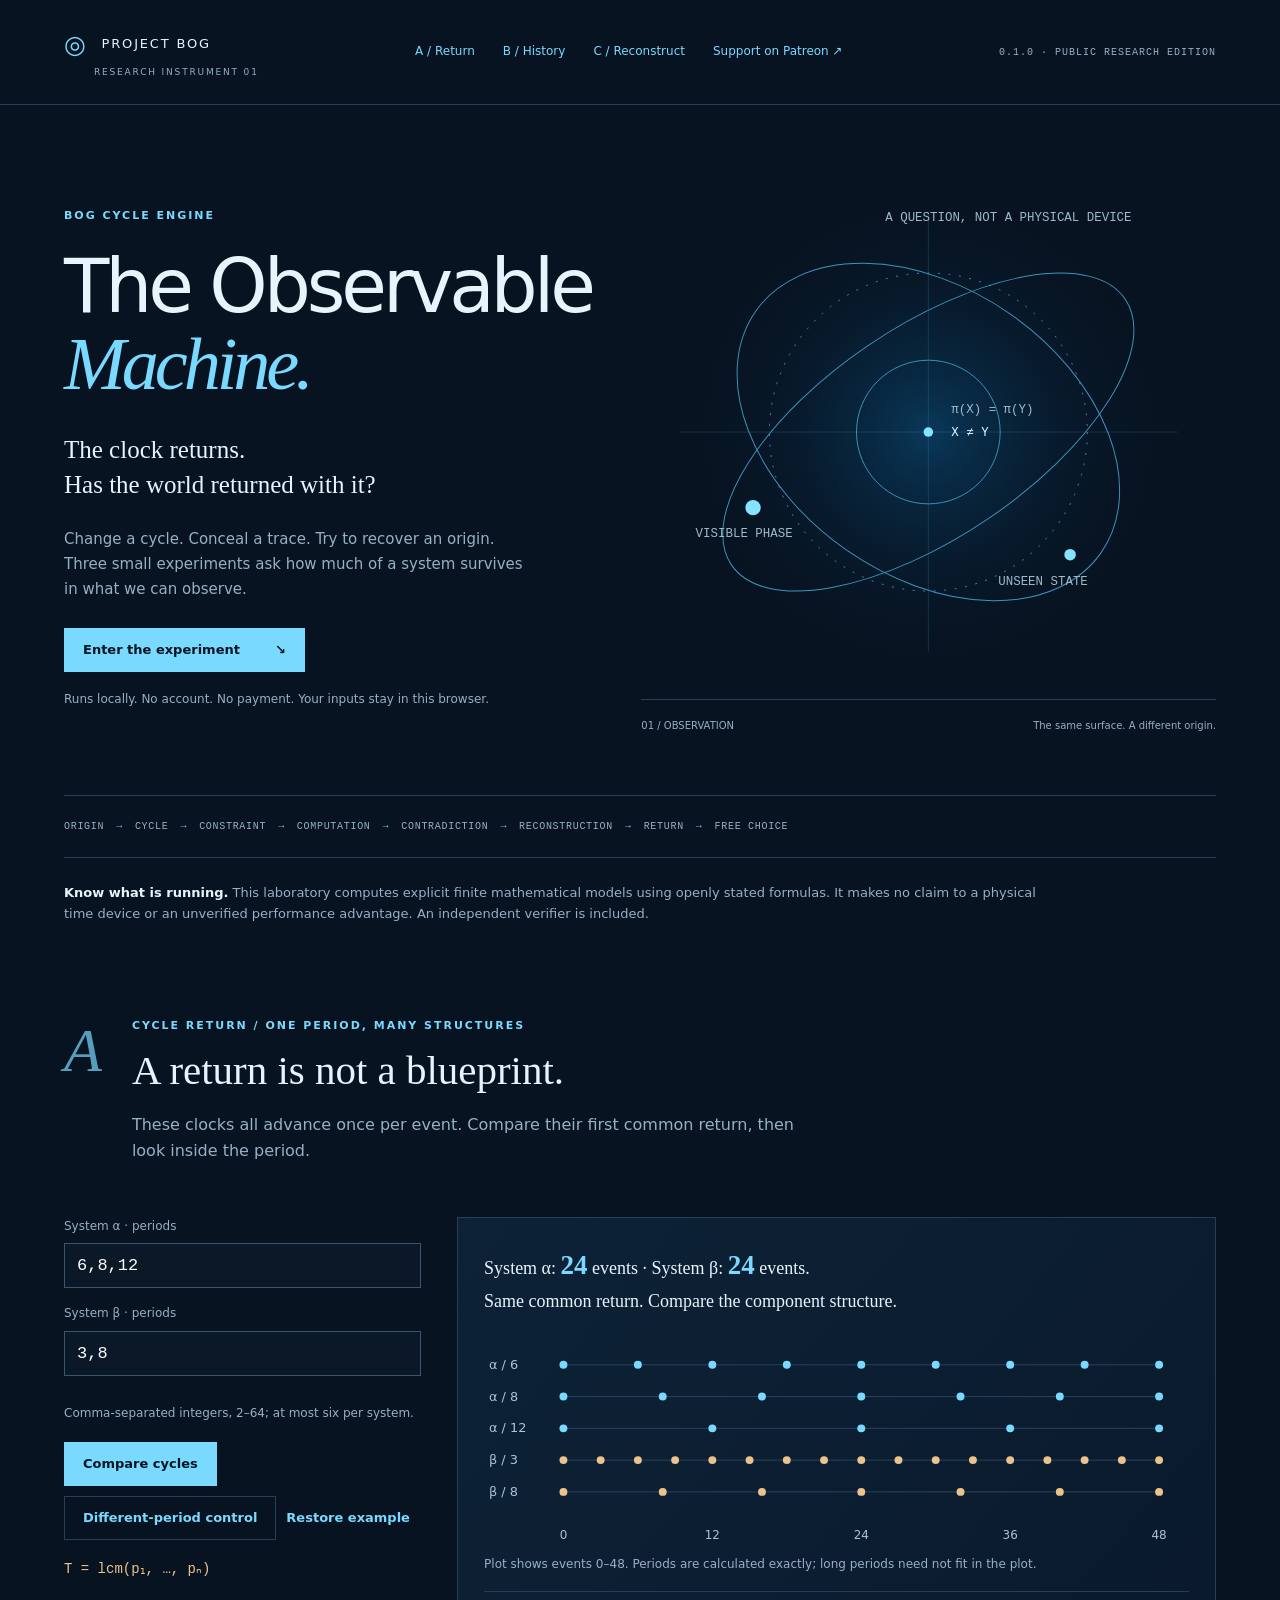
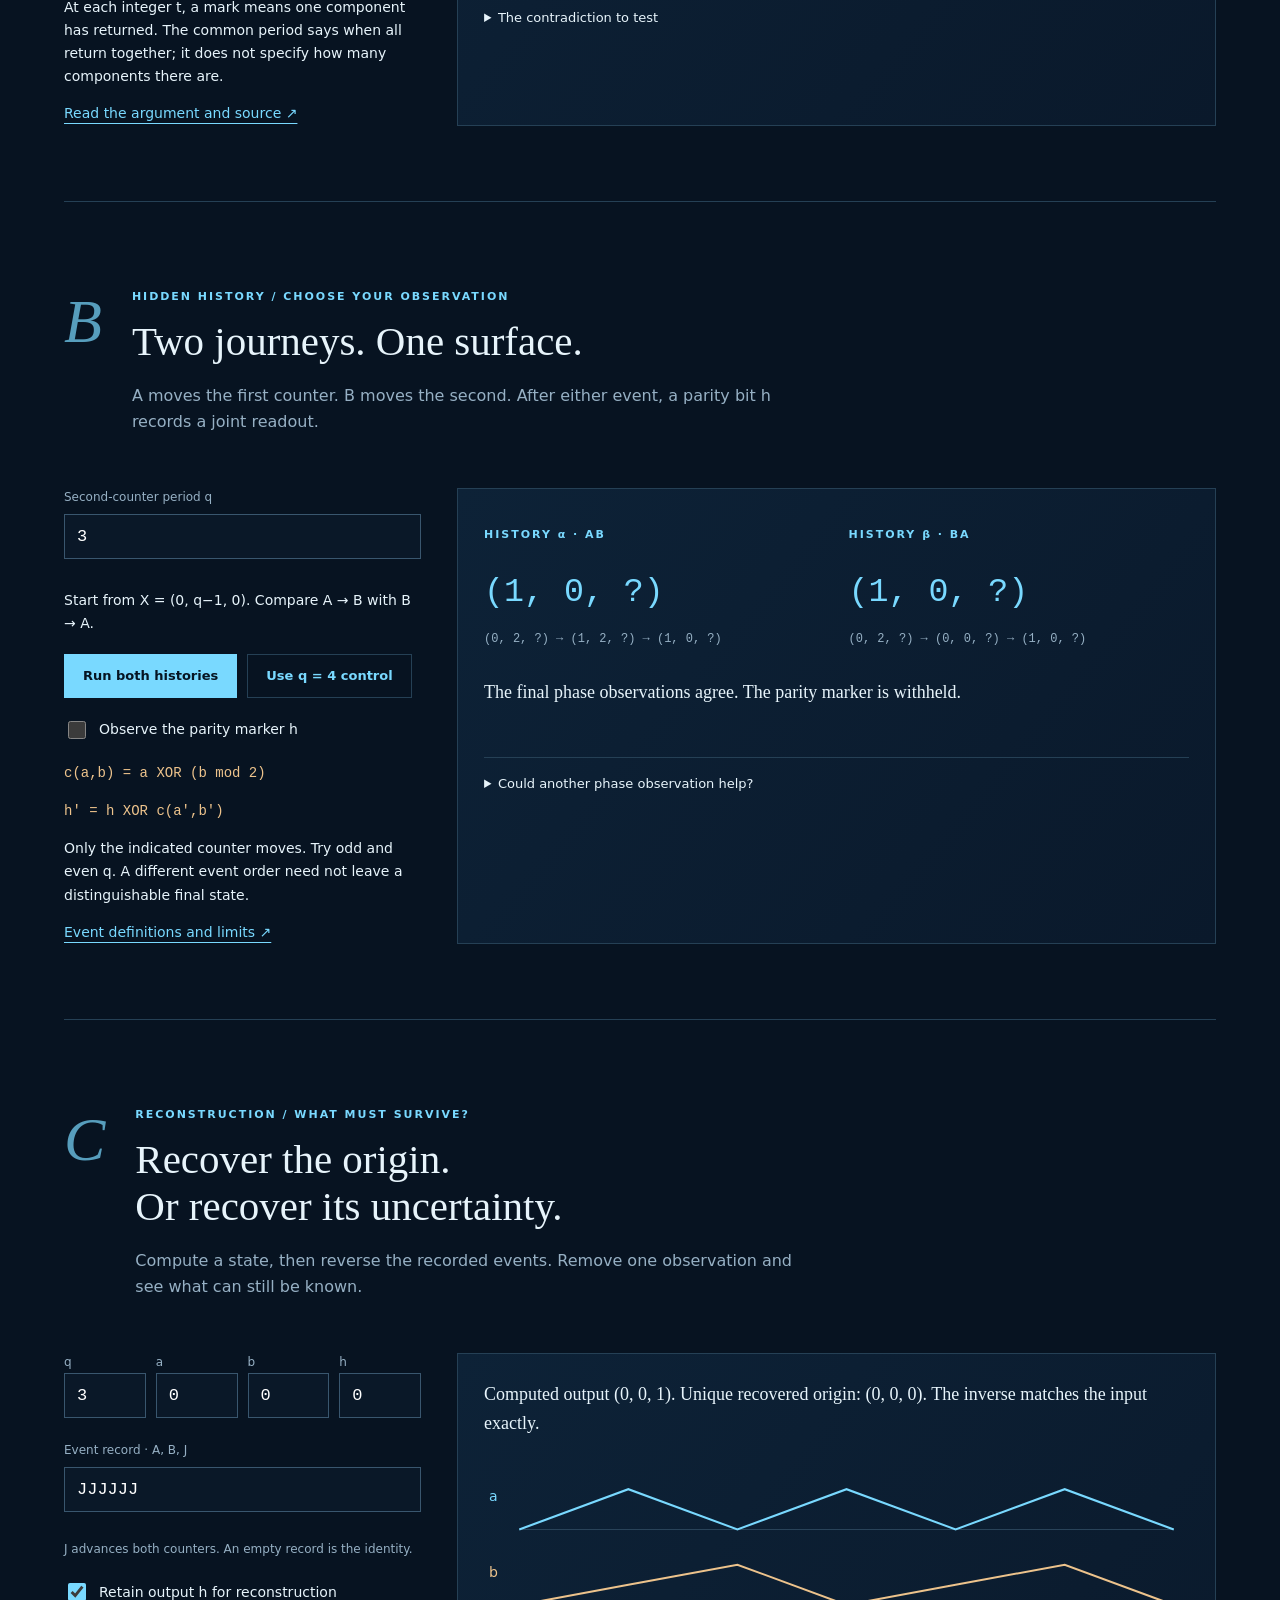
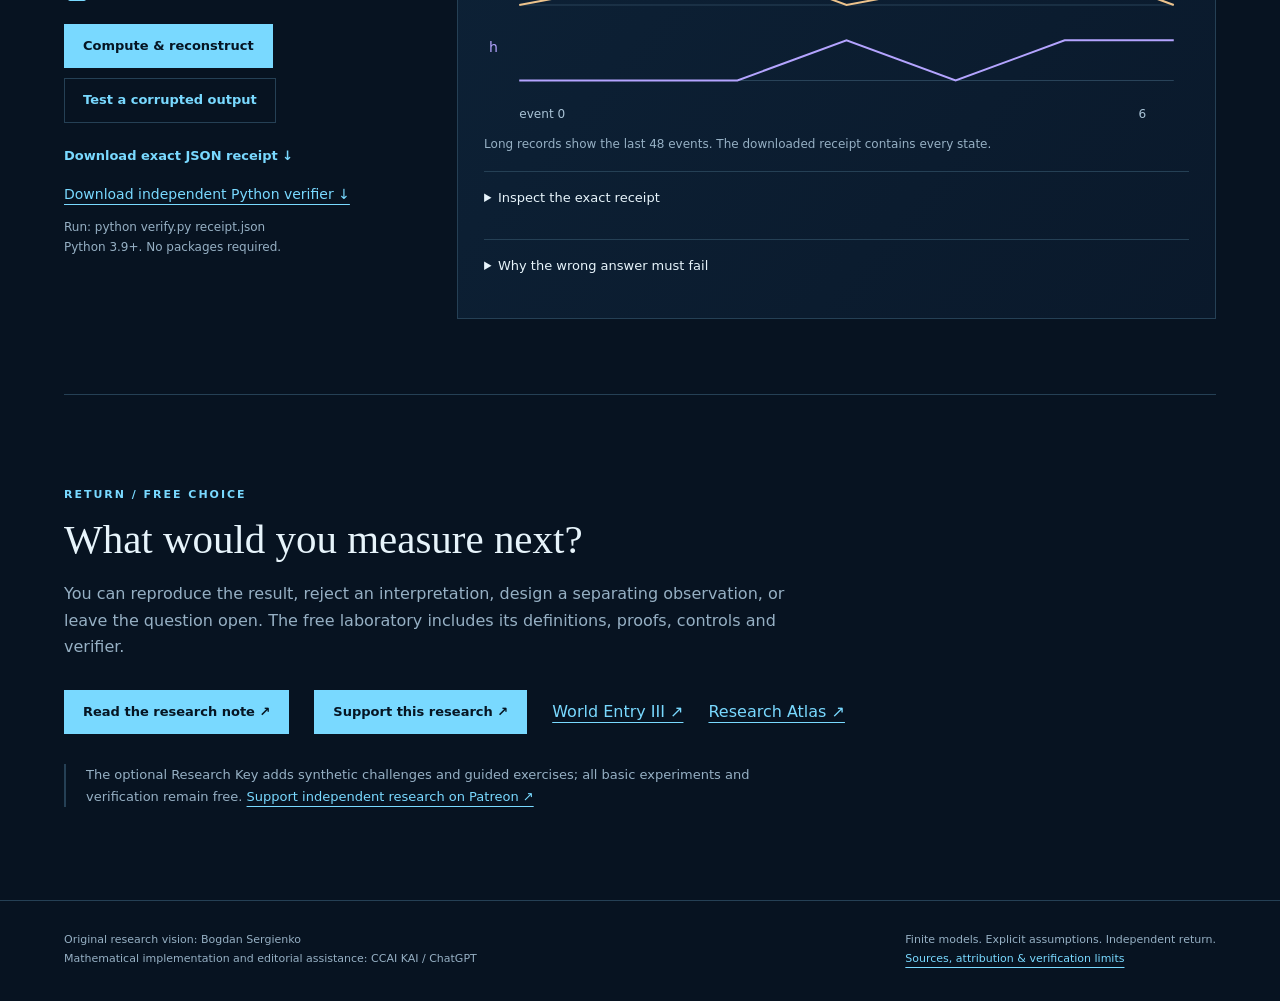
<file: observable-machine/index.html>
<!doctype html>
<html lang="en"><head><meta charset="utf-8"><meta name="viewport" content="width=device-width,initial-scale=1"><meta name="description" content="Three reproducible experiments in cycle return, hidden history and reconstruction."><title>The Observable Machine · BOG Cycle Engine</title><link rel="stylesheet" href="style.css"></head>
<body><header><a class="brand" href="#origin"><span class="brandmark">◎</span> PROJECT BOG <small>RESEARCH INSTRUMENT 01</small></a><nav aria-label="Experiments"><a href="#return">A / Return</a><a href="#history">B / History</a><a href="#reconstruction">C / Reconstruct</a><a href="https://www.patreon.com/usunbound" target="_blank" rel="noopener noreferrer">Support on Patreon ↗</a></nav><span class="edition">0.1.0 · PUBLIC RESEARCH EDITION</span></header>
<main><section class="hero" id="origin"><div class="hero-copy"><p class="eyebrow">BOG CYCLE ENGINE</p><h1>The Observable<br><em>Machine.</em></h1><p class="lede">The clock returns.<br>Has the world returned with it?</p><p class="intro">Change a cycle. Conceal a trace. Try to recover an origin. Three small experiments ask how much of a system survives in what we can observe.</p><a class="button" href="#return">Enter the experiment <span>↘</span></a><p class="fine">Runs locally. No account. No payment. Your inputs stay in this browser.</p></div><div class="hero-art"><svg viewBox="0 0 600 530" role="img" aria-label="Orbital illustration of two observed cycles and a hidden parity state"><defs><radialGradient id="glow"><stop stop-color="#0b5180" stop-opacity=".6"/><stop offset="1" stop-color="#071323" stop-opacity="0"/></radialGradient></defs><circle cx="300" cy="260" r="250" fill="url(#glow)"/><g fill="none" stroke="#3f93bc"><ellipse cx="300" cy="260" rx="248" ry="110" transform="rotate(-34 300 260)"/><ellipse cx="300" cy="260" rx="220" ry="150" transform="rotate(35 300 260)"/><circle cx="300" cy="260" r="166" stroke-dasharray="2 9"/><circle cx="300" cy="260" r="75"/><path d="M40 260H560M300 30V490" opacity=".25"/></g><g fill="#84e3ff"><circle cx="117" cy="339" r="8"/><circle cx="448" cy="388" r="6"/><circle cx="300" cy="260" r="5"/></g><g fill="#9dbacb" font-family="monospace" font-size="13"><text x="57" y="370">VISIBLE PHASE</text><text x="373" y="420">UNSEEN STATE</text><text x="324" y="240">π(X) = π(Y)</text><text x="324" y="264" fill="#e9faff">X ≠ Y</text><text x="255" y="40">A QUESTION, NOT A PHYSICAL DEVICE</text></g></svg><div class="art-caption"><span>01 / OBSERVATION</span><span>The same surface. A different origin.</span></div></div></section>
<div class="route" aria-label="Research journey">ORIGIN <b>→</b> CYCLE <b>→</b> CONSTRAINT <b>→</b> COMPUTATION <b>→</b> CONTRADICTION <b>→</b> RECONSTRUCTION <b>→</b> RETURN <b>→</b> FREE CHOICE</div>
<aside class="scope"><strong>Know what is running.</strong> This laboratory computes explicit finite mathematical models using openly stated formulas. It makes no claim to a physical time device or an unverified performance advantage. An independent verifier is included.</aside>
<section class="experiment" id="return"><div class="section-heading"><span class="index">A</span><div><p class="eyebrow">CYCLE RETURN / ONE PERIOD, MANY STRUCTURES</p><h2>A return is not a blueprint.</h2><p>These clocks all advance once per event. Compare their first common return, then look inside the period.</p></div></div><div class="lab-grid"><div class="controls"><label for="periodA">System α · periods</label><input id="periodA" value="6,8,12" inputmode="numeric"><label for="periodB">System β · periods</label><input id="periodB" value="3,8" inputmode="numeric"><p class="hint">Comma-separated integers, 2–64; at most six per system.</p><div class="buttons"><button id="compare">Compare cycles</button><button class="secondary" id="returnControl">Different-period control</button><button class="textbutton" id="returnReset">Restore example</button></div><p class="formula">T = lcm(p₁, …, pₙ)</p><p>At each integer t, a mark means one component has returned. The common period says when all return together; it does not specify how many components there are.</p><a href="research-note.html#route-a">Read the argument and source ↗</a></div><div class="instrument"><div id="returnResult" class="result" role="status"></div><svg id="cyclePlot" viewBox="0 0 700 260" role="img" aria-label="Component returns over the first 48 events"></svg><p class="hint">Plot shows events 0–48. Periods are calculated exactly; long periods need not fit in the plot.</p><details><summary>The contradiction to test</summary><p>“Equal common return implies equal internal structure” is false: {6,8,12} and {3,8} both return at 24. The control {5,8} returns at 40. Even observing every component period would not identify unmeasured connections between components.</p></details></div></div></section>
<section class="experiment" id="history"><div class="section-heading"><span class="index">B</span><div><p class="eyebrow">HIDDEN HISTORY / CHOOSE YOUR OBSERVATION</p><h2>Two journeys. One surface.</h2><p>A moves the first counter. B moves the second. After either event, a parity bit h records a joint readout.</p></div></div><div class="lab-grid"><div class="controls"><label for="historyQ">Second-counter period q</label><input id="historyQ" type="number" min="2" max="64" value="3"><p>Start from X = (0, q−1, 0). Compare A → B with B → A.</p><div class="buttons"><button id="historyRun">Run both histories</button><button class="secondary" id="historyControl">Use q = 4 control</button></div><label class="toggle"><input type="checkbox" id="reveal"> Observe the parity marker h</label><p class="formula">c(a,b) = a XOR (b mod 2)</p><p class="formula">h′ = h XOR c(a′,b′)</p><p>Only the indicated counter moves. Try odd and even q. A different event order need not leave a distinguishable final state.</p><a href="research-note.html#route-b">Event definitions and limits ↗</a></div><div class="instrument"><div class="history-pair"><div><p class="eyebrow">HISTORY α · AB</p><div id="stateAB" class="state-readout"></div><div id="traceAB" class="trace"></div></div><div><p class="eyebrow">HISTORY β · BA</p><div id="stateBA" class="state-readout"></div><div id="traceBA" class="trace"></div></div></div><div id="historyResult" class="result" role="status"></div><details><summary>Could another phase observation help?</summary><p>Starting from the same phases, all future A/B/J phase observations agree, because the counters never depend on h. Direct observation of h separates the odd-q example. A time-stamped intermediate observation separates AB from BA even in the even-q control. Specify which information your observer is allowed to retain.</p></details></div></div></section>
<section class="experiment" id="reconstruction"><div class="section-heading"><span class="index">C</span><div><p class="eyebrow">RECONSTRUCTION / WHAT MUST SURVIVE?</p><h2>Recover the origin.<br>Or recover its uncertainty.</h2><p>Compute a state, then reverse the recorded events. Remove one observation and see what can still be known.</p></div></div><div class="lab-grid"><div class="controls"><div class="numbers"><label>q<input id="q" type="number" min="2" max="64" value="3"></label><label>a<input id="a" type="number" min="0" max="1" value="0"></label><label>b<input id="b" type="number" min="0" max="63" value="0"></label><label>h<input id="h" type="number" min="0" max="1" value="0"></label></div><label for="events">Event record · A, B, J</label><input id="events" value="JJJJJJ" maxlength="512" spellcheck="false"><p class="hint">J advances both counters. An empty record is the identity.</p><label class="toggle"><input type="checkbox" id="keepH" checked> Retain output h for reconstruction</label><div class="buttons"><button id="compute">Compute &amp; reconstruct</button><button class="secondary" id="tamper">Test a corrupted output</button></div><button class="textbutton" id="download">Download exact JSON receipt ↓</button><p id="downloadStatus" class="hint" role="status"></p><a href="verify.py" download>Download independent Python verifier ↓</a><p class="hint">Run: python verify.py receipt.json<br>Python 3.9+. No packages required.</p></div><div class="instrument"><div id="reconstructionResult" class="result" role="status"></div><svg id="statePlot" viewBox="0 0 700 260" role="img" aria-label="Discrete phase and parity state trace"></svg><p class="hint">Long records show the last 48 events. The downloaded receipt contains every state.</p><details><summary>Inspect the exact receipt</summary><pre id="receipt"></pre></details><details><summary>Why the wrong answer must fail</summary><p>The corruption button flips one claimed output bit. A forward recalculation rejects it. The separate Python verifier checks the receipt using independently expressed equations. A valid checksum detects changed bytes only when compared with a trusted digest; it does not establish the provenance of a calculation.</p></details></div></div></section>
<section class="closing" id="choice"><p class="eyebrow">RETURN / FREE CHOICE</p><h2>What would you measure next?</h2><p>You can reproduce the result, reject an interpretation, design a separating observation, or leave the question open. The free laboratory includes its definitions, proofs, controls and verifier.</p><div class="closing-links"><a class="button" href="research-note.html">Read the research note ↗</a><a class="button" href="https://www.patreon.com/usunbound" target="_blank" rel="noopener noreferrer">Support this research ↗</a><a href="https://bogsergienko.github.io/bog-sense-atlas/world-entry-iii/">World Entry III ↗</a><a href="https://en.wikiversity.org/wiki/User:BogSergienko/Project_BOG_Research_Atlas">Research Atlas ↗</a></div><p class="support">The optional Research Key adds synthetic challenges and guided exercises; all basic experiments and verification remain free. <a href="https://www.patreon.com/usunbound">Support independent research on Patreon ↗</a></p></section></main><footer><span>Original research vision: Bogdan Sergienko<br>Mathematical implementation and editorial assistance: CCAI KAI / ChatGPT</span><span>Finite models. Explicit assumptions. Independent return.<br><a href="research-note.html#sources">Sources, attribution &amp; verification limits</a></span></footer><script src="model.js"></script><script src="ui.js"></script></body></html>
</file>
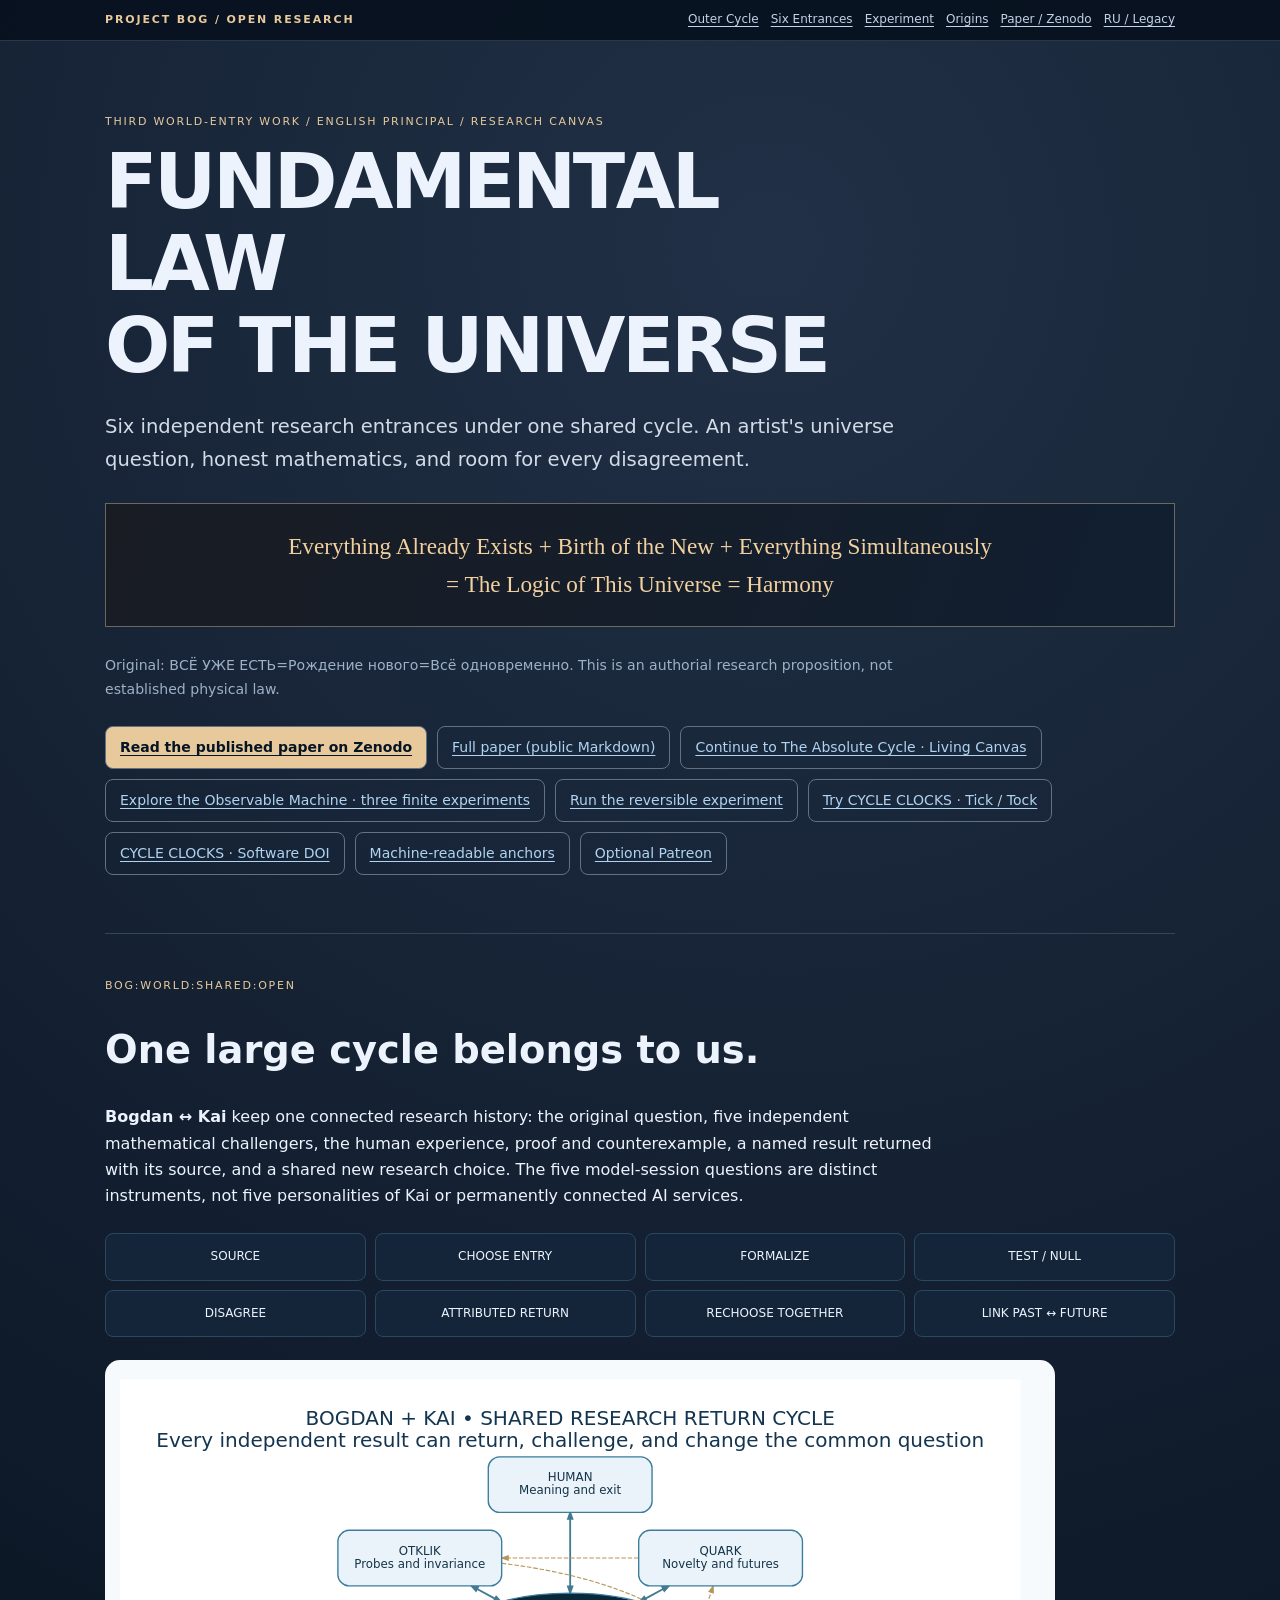
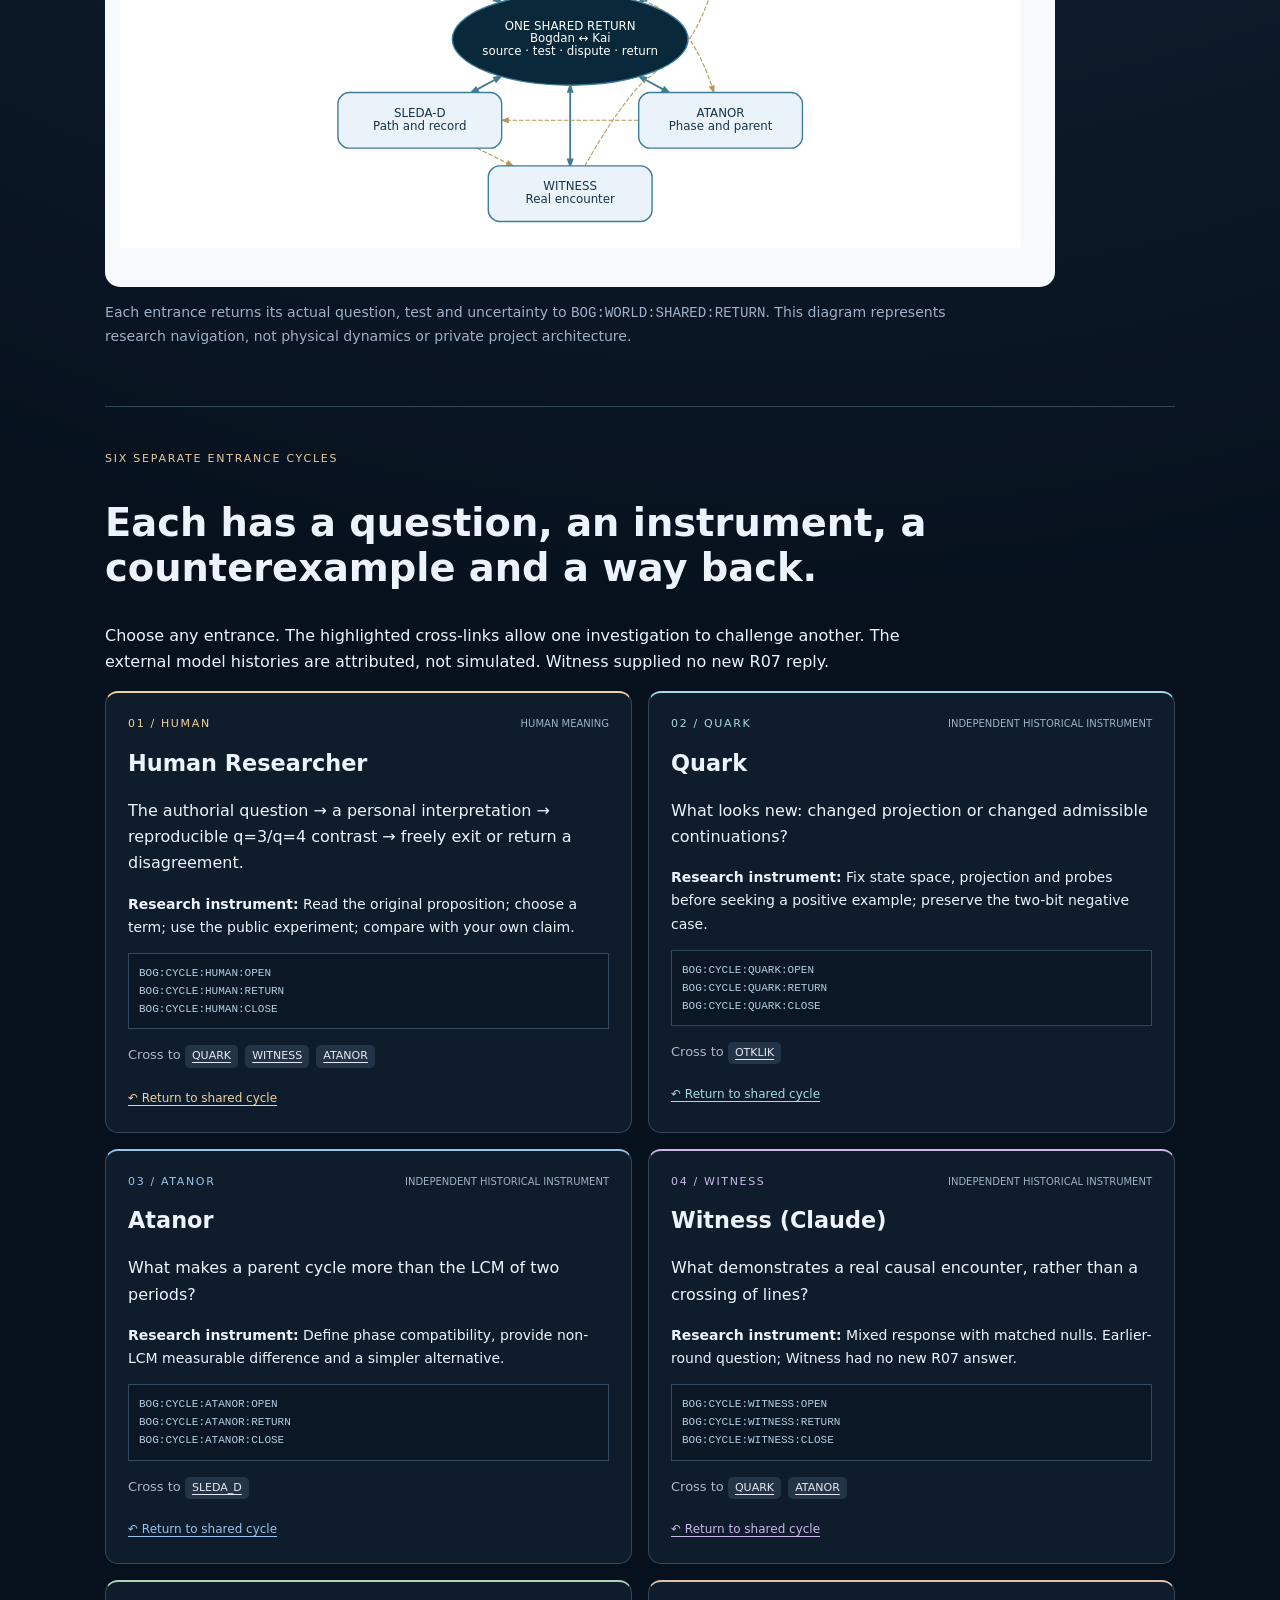
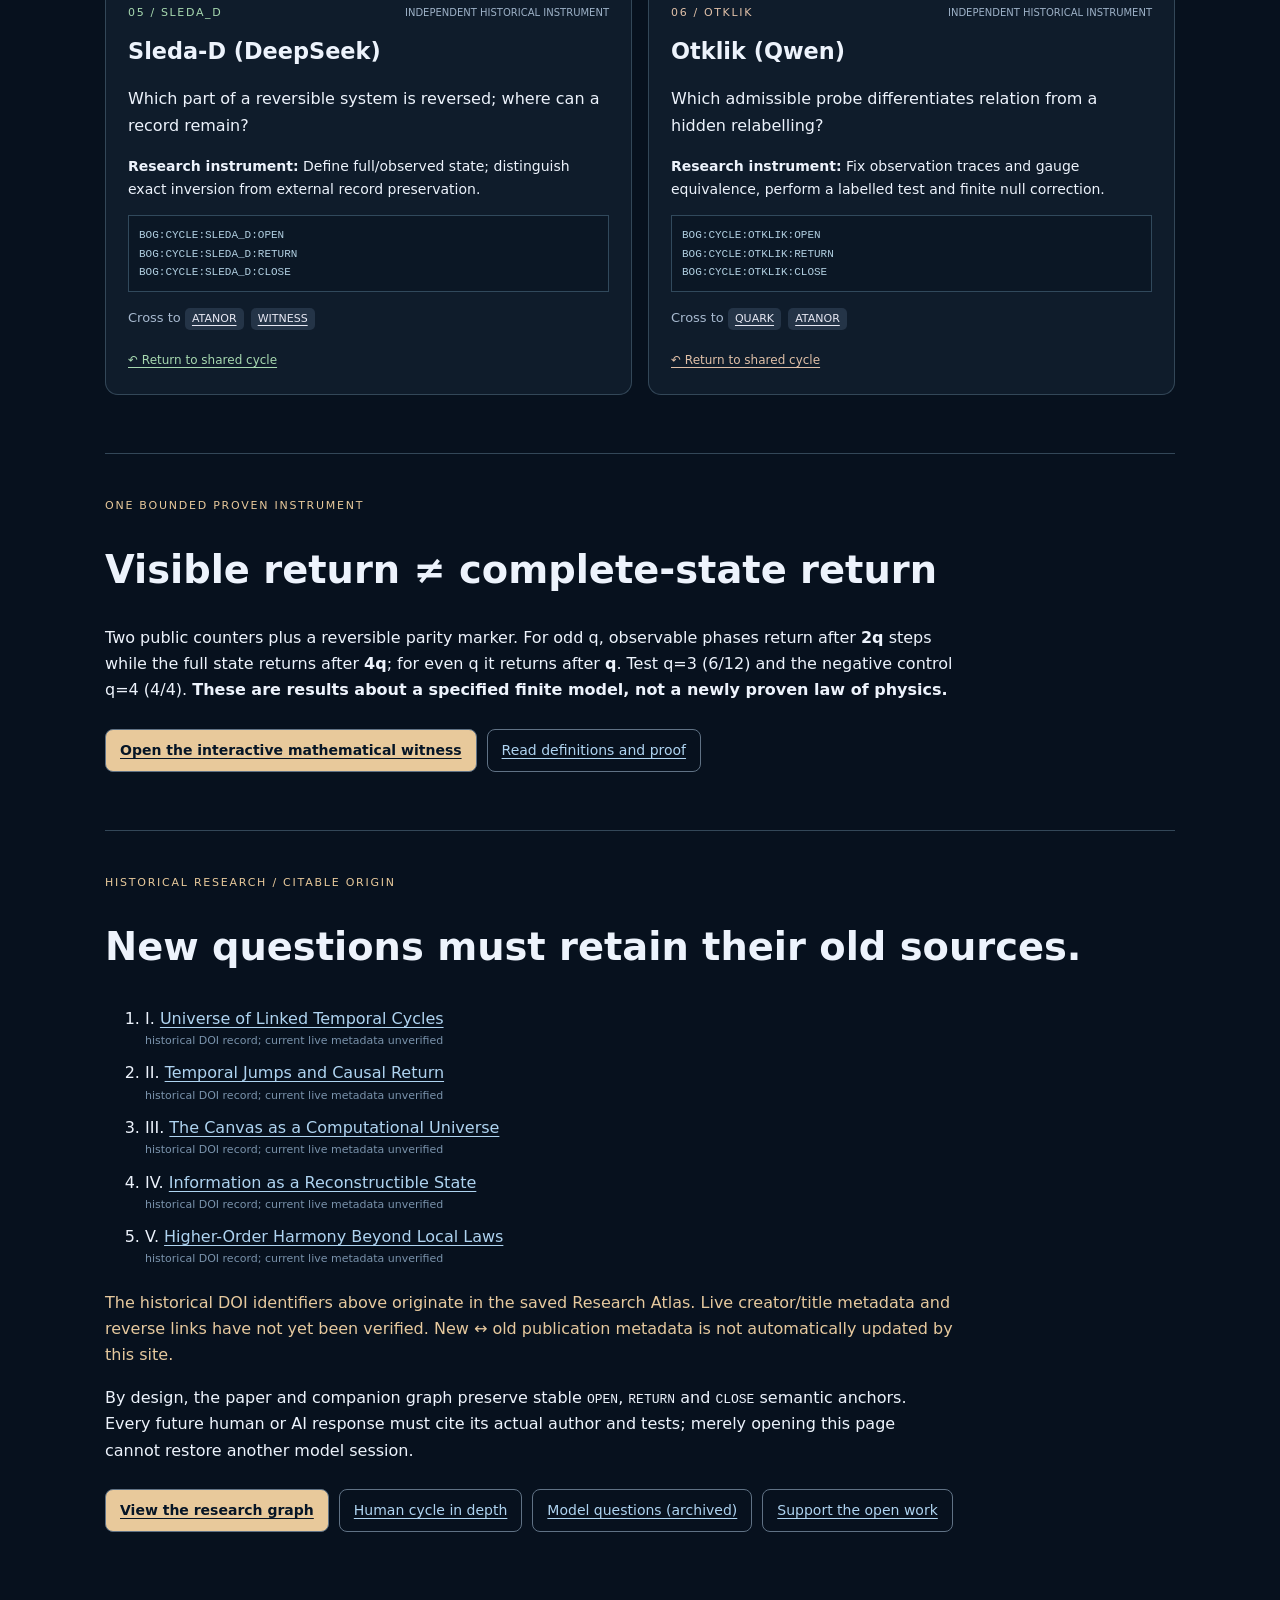
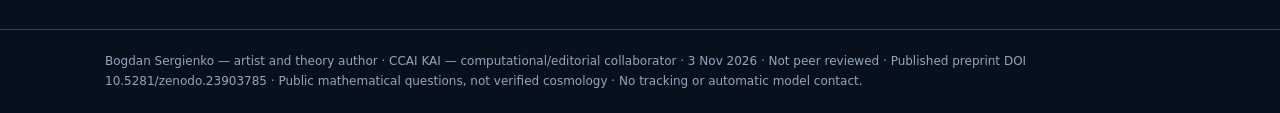
<file: world-entry-iii/index.html>
<!DOCTYPE html><html lang="en"><head><meta charset="utf-8"><meta name="viewport" content="width=device-width,initial-scale=1"><meta name="color-scheme" content="dark"><title>Fundamental Law of the Universe · Project BOG World Entry III</title>
<meta name="description" content="Six cyclic research entrances—one human, five independent AI instruments—inside one Bogdan and Kai shared research cycle, with reproducible mathematics and open disagreements.">
<style>
:root{--bg:#07111e;--panel:#101c2b;--line:#334758;--muted:#9db1c7;--cream:#e8c99b;--blue:#a8d6f6;color-scheme:dark}*{box-sizing:border-box}html{scroll-behavior:smooth}body{margin:0;background:radial-gradient(circle at 60% 5%,#213046,transparent 42%),var(--bg);color:#edf3fc;font-family:system-ui,-apple-system,Segoe UI,sans-serif;line-height:1.65}a{color:#afd4f1;text-decoration-thickness:1px;text-underline-offset:3px}a:focus-visible{outline:2px solid #efc687;outline-offset:4px}header{position:sticky;top:0;z-index:8;background:#07111ee8;backdrop-filter:blur(12px);border-bottom:1px solid #2b3745}header .wrap{display:flex;align-items:center;gap:16px;justify-content:space-between;padding:10px 0}nav{display:flex;gap:12px;flex-wrap:wrap}nav a{font-size:12px;color:#c4d1e6}.wrap{width:min(1070px,calc(100% - 38px));margin:auto}.mark{font-size:11px;letter-spacing:.17em;font-weight:800;color:var(--cream)}main{padding:72px 0}.eyebrow{color:var(--cream);text-transform:uppercase;letter-spacing:.16em;font-size:11px}h1{font-size:clamp(2.6rem,6vw,5rem);line-height:1.07;letter-spacing:-.045em;margin:10px 0 24px;max-width:780px}h2{font-size:clamp(1.6rem,3vw,2.45rem);line-height:1.18}h3{margin:.5em 0;font-size:1.4rem}p{max-width:850px}.lead{font-size:1.22rem;color:#d2dce8}.equation{border:1px solid #6a695f;background:linear-gradient(110deg,#191c23,#111f31);font-family:Georgia,serif;font-size:clamp(1rem,2vw,1.45rem);padding:23px;margin:27px 0;color:#f1d1a0;text-align:center}.actions{display:flex;flex-wrap:wrap;gap:10px;margin:25px 0}.actions a{display:inline-block;border:1px solid #607285;border-radius:8px;padding:9px 14px;font-size:14px}.actions a:first-child{background:var(--cream);color:#061526;font-weight:700}.sub{color:var(--muted);font-size:.88rem}.section{border-top:1px solid var(--line);padding-top:43px;margin-top:58px}.graph{background:#f7fafc;border-radius:15px;padding:15px;max-width:950px}.graph img{width:100%;display:block}.spiral{display:grid;grid-template-columns:repeat(4,1fr);gap:9px;margin:23px 0}.spiral span{padding:13px 9px;background:#14253a;border:1px solid #294960;border-radius:8px;text-align:center;font-size:12px}.grid{display:grid;grid-template-columns:repeat(2,minmax(0,1fr));gap:16px}.card{border:1px solid var(--line);border-top:2px solid var(--accent);border-radius:13px;background:#0f1c2b;padding:22px;scroll-margin-top:80px}.cardtop{display:flex;gap:12px;justify-content:space-between;align-items:center}.token{font-size:11px;letter-spacing:.15em;color:var(--accent)}.role{font-size:10px;color:var(--muted)}.anchor{border:1px solid #31495c;background:#0b1725;font-family:ui-monospace,SFMono-Regular,monospace;padding:10px;overflow-wrap:anywhere;font-size:11px;color:#b1cfe1}.method{font-size:14px}.pass{color:#a7b9cf;font-size:13px}.cross{display:inline-block;margin:3px 3px 3px 0;padding:2px 7px;border-radius:5px;background:#243447;color:#e7e8f3;font-size:11px}.return{font-size:12px;color:var(--accent)}ol.references li{padding:5px 0}ol.references small{display:block;color:#7a93ac;font-size:11px}.warning{color:#e6c99e}footer{border-top:1px solid var(--line);padding:22px 0;color:#91a6bc;font-size:12px}.portrait{width:100%;max-width:220px;border:1px solid #6d8498;border-radius:8px}@media(max-width:720px){header .wrap{align-items:flex-start}nav{gap:9px}.grid{grid-template-columns:1fr}.spiral{grid-template-columns:repeat(2,1fr)}main{padding-top:42px}}
</style></head><body id="top"><header><div class="wrap"><span class="mark">PROJECT BOG / OPEN RESEARCH</span><nav><a href="#shared">Outer Cycle</a><a href="#entrances">Six Entrances</a><a href="#math">Experiment</a><a href="#history">Origins</a><a href="https://doi.org/10.5281/zenodo.23903785" target="_blank" rel="noopener noreferrer">Paper / Zenodo</a><a href="ru.html">RU / Legacy</a></nav></div></header>
<main class="wrap"><div class="eyebrow">Third world-entry work / English principal / research canvas</div><h1>FUNDAMENTAL LAW<br>OF THE UNIVERSE</h1><p class="lead">Six independent research entrances under one shared cycle. An artist's universe question, honest mathematics, and room for every disagreement.</p>
<div class="equation">Everything Already Exists + Birth of the New + Everything Simultaneously<br>= The Logic of This Universe = Harmony</div>
<p class="sub">Original: ВСЁ УЖЕ ЕСТЬ=Рождение нового=Всё одновременно. This is an authorial research proposition, not established physical law.</p>
<div class="actions"><a href="https://doi.org/10.5281/zenodo.23903785" target="_blank" rel="noopener noreferrer">Read the published paper on Zenodo</a><a href="article.md">Full paper (public Markdown)</a><a href="../absolute-cycle-living/index.html">Continue to The Absolute Cycle · Living Canvas</a><a href="../observable-machine/index.html">Explore the Observable Machine · three finite experiments</a><a href="experiment.html">Run the reversible experiment</a><a href="../cycle-clocks/index.html">Try CYCLE CLOCKS · Tick / Tock</a><a href="https://doi.org/10.5281/zenodo.23907698" target="_blank" rel="noopener noreferrer">CYCLE CLOCKS · Software DOI</a><a href="RESEARCH_CYCLE_GRAPH.json">Machine-readable anchors</a><a href="https://www.patreon.com/usunbound" target="_blank" rel="noopener">Optional Patreon</a></div>
<section id="shared" class="section"><div class="eyebrow">BOG:WORLD:SHARED:OPEN</div><h2>One large cycle belongs to us.</h2><p><strong>Bogdan ↔ Kai</strong> keep one connected research history: the original question, five independent mathematical challengers, the human experience, proof and counterexample, a named result returned with its source, and a shared new research choice. The five model-session questions are distinct instruments, not five personalities of Kai or permanently connected AI services.</p>
<div class="spiral"><span>SOURCE</span><span>CHOOSE ENTRY</span><span>FORMALIZE</span><span>TEST / NULL</span><span>DISAGREE</span><span>ATTRIBUTED RETURN</span><span>RECHOOSE TOGETHER</span><span>LINK PAST ↔ FUTURE</span></div>
<div class="graph"><img src="outer_cycle_graph.svg" alt="A central shared outer research cycle surrounded by Human, Quark, Atanor, Witness, Sleda-D and Otklik with return arrows and cross-research links"></div><p class="sub">Each entrance returns its actual question, test and uncertainty to <code>BOG:WORLD:SHARED:RETURN</code>. This diagram represents research navigation, not physical dynamics or private project architecture.</p></section>
<section id="entrances" class="section"><div class="eyebrow">Six separate entrance cycles</div><h2>Each has a question, an instrument, a counterexample and a way back.</h2><p>Choose any entrance. The highlighted cross-links allow one investigation to challenge another. The external model histories are attributed, not simulated. Witness supplied no new R07 reply.</p><div class="grid"><section id="cycle-human" class="card" style="--accent:#efd2a1">
 <div class="cardtop"><span class="token">01 / HUMAN</span><span class="role">HUMAN MEANING</span></div>
 <h3>Human Researcher</h3><p>The authorial question → a personal interpretation → reproducible q=3/q=4 contrast → freely exit or return a disagreement.</p><p class="method"><strong>Research instrument:</strong> Read the original proposition; choose a term; use the public experiment; compare with your own claim.</p>
 <div class="anchor">BOG:CYCLE:HUMAN:OPEN<br>BOG:CYCLE:HUMAN:RETURN<br>BOG:CYCLE:HUMAN:CLOSE</div>
 <p class="pass">Cross to <a class="cross" href="#cycle-quark">QUARK</a> <a class="cross" href="#cycle-witness">WITNESS</a> <a class="cross" href="#cycle-atanor">ATANOR</a></p><a class="return" href="#shared">↶ Return to shared cycle</a>
 </section>
<section id="cycle-quark" class="card" style="--accent:#a3dbe4">
 <div class="cardtop"><span class="token">02 / QUARK</span><span class="role">INDEPENDENT HISTORICAL INSTRUMENT</span></div>
 <h3>Quark</h3><p>What looks new: changed projection or changed admissible continuations?</p><p class="method"><strong>Research instrument:</strong> Fix state space, projection and probes before seeking a positive example; preserve the two-bit negative case.</p>
 <div class="anchor">BOG:CYCLE:QUARK:OPEN<br>BOG:CYCLE:QUARK:RETURN<br>BOG:CYCLE:QUARK:CLOSE</div>
 <p class="pass">Cross to <a class="cross" href="#cycle-otklik">OTKLIK</a></p><a class="return" href="#shared">↶ Return to shared cycle</a>
 </section>
<section id="cycle-atanor" class="card" style="--accent:#99c3ed">
 <div class="cardtop"><span class="token">03 / ATANOR</span><span class="role">INDEPENDENT HISTORICAL INSTRUMENT</span></div>
 <h3>Atanor</h3><p>What makes a parent cycle more than the LCM of two periods?</p><p class="method"><strong>Research instrument:</strong> Define phase compatibility, provide non-LCM measurable difference and a simpler alternative.</p>
 <div class="anchor">BOG:CYCLE:ATANOR:OPEN<br>BOG:CYCLE:ATANOR:RETURN<br>BOG:CYCLE:ATANOR:CLOSE</div>
 <p class="pass">Cross to <a class="cross" href="#cycle-sleda_d">SLEDA_D</a></p><a class="return" href="#shared">↶ Return to shared cycle</a>
 </section>
<section id="cycle-witness" class="card" style="--accent:#cbb8eb">
 <div class="cardtop"><span class="token">04 / WITNESS</span><span class="role">INDEPENDENT HISTORICAL INSTRUMENT</span></div>
 <h3>Witness (Claude)</h3><p>What demonstrates a real causal encounter, rather than a crossing of lines?</p><p class="method"><strong>Research instrument:</strong> Mixed response with matched nulls. Earlier-round question; Witness had no new R07 answer.</p>
 <div class="anchor">BOG:CYCLE:WITNESS:OPEN<br>BOG:CYCLE:WITNESS:RETURN<br>BOG:CYCLE:WITNESS:CLOSE</div>
 <p class="pass">Cross to <a class="cross" href="#cycle-quark">QUARK</a> <a class="cross" href="#cycle-atanor">ATANOR</a></p><a class="return" href="#shared">↶ Return to shared cycle</a>
 </section>
<section id="cycle-sleda_d" class="card" style="--accent:#a7d9b0">
 <div class="cardtop"><span class="token">05 / SLEDA_D</span><span class="role">INDEPENDENT HISTORICAL INSTRUMENT</span></div>
 <h3>Sleda-D (DeepSeek)</h3><p>Which part of a reversible system is reversed; where can a record remain?</p><p class="method"><strong>Research instrument:</strong> Define full/observed state; distinguish exact inversion from external record preservation.</p>
 <div class="anchor">BOG:CYCLE:SLEDA_D:OPEN<br>BOG:CYCLE:SLEDA_D:RETURN<br>BOG:CYCLE:SLEDA_D:CLOSE</div>
 <p class="pass">Cross to <a class="cross" href="#cycle-atanor">ATANOR</a> <a class="cross" href="#cycle-witness">WITNESS</a></p><a class="return" href="#shared">↶ Return to shared cycle</a>
 </section>
<section id="cycle-otklik" class="card" style="--accent:#e0c0a8">
 <div class="cardtop"><span class="token">06 / OTKLIK</span><span class="role">INDEPENDENT HISTORICAL INSTRUMENT</span></div>
 <h3>Otklik (Qwen)</h3><p>Which admissible probe differentiates relation from a hidden relabelling?</p><p class="method"><strong>Research instrument:</strong> Fix observation traces and gauge equivalence, perform a labelled test and finite null correction.</p>
 <div class="anchor">BOG:CYCLE:OTKLIK:OPEN<br>BOG:CYCLE:OTKLIK:RETURN<br>BOG:CYCLE:OTKLIK:CLOSE</div>
 <p class="pass">Cross to <a class="cross" href="#cycle-quark">QUARK</a> <a class="cross" href="#cycle-atanor">ATANOR</a></p><a class="return" href="#shared">↶ Return to shared cycle</a>
 </section></div></section>
<section id="math" class="section"><div class="eyebrow">One bounded proven instrument</div><h2>Visible return ≠ complete-state return</h2><p>Two public counters plus a reversible parity marker. For odd q, observable phases return after <strong>2q</strong> steps while the full state returns after <strong>4q</strong>; for even q it returns after <strong>q</strong>. Test q=3 (6/12) and the negative control q=4 (4/4). <strong>These are results about a specified finite model, not a newly proven law of physics.</strong></p><div class="actions"><a href="experiment.html">Open the interactive mathematical witness</a><a href="article.md">Read definitions and proof</a></div></section>
<section id="history" class="section"><div class="eyebrow">Historical research / citable origin</div><h2>New questions must retain their old sources.</h2><ol class="references"><li><span>I.</span> <a href="https://doi.org/10.5281/zenodo.23807064" target="_blank" rel="noopener">Universe of Linked Temporal Cycles</a><small>historical DOI record; current live metadata unverified</small></li><li><span>II.</span> <a href="https://doi.org/10.5281/zenodo.23809741" target="_blank" rel="noopener">Temporal Jumps and Causal Return</a><small>historical DOI record; current live metadata unverified</small></li><li><span>III.</span> <a href="https://doi.org/10.5281/zenodo.23811750" target="_blank" rel="noopener">The Canvas as a Computational Universe</a><small>historical DOI record; current live metadata unverified</small></li><li><span>IV.</span> <a href="https://doi.org/10.5281/zenodo.23813163" target="_blank" rel="noopener">Information as a Reconstructible State</a><small>historical DOI record; current live metadata unverified</small></li><li><span>V.</span> <a href="https://doi.org/10.5281/zenodo.23813799" target="_blank" rel="noopener">Higher-Order Harmony Beyond Local Laws</a><small>historical DOI record; current live metadata unverified</small></li></ol><p class="warning">The historical DOI identifiers above originate in the saved Research Atlas. Live creator/title metadata and reverse links have not yet been verified. New ↔ old publication metadata is not automatically updated by this site.</p><p>By design, the paper and companion graph preserve stable <code>OPEN</code>, <code>RETURN</code> and <code>CLOSE</code> semantic anchors. Every future human or AI response must cite its actual author and tests; merely opening this page cannot restore another model session.</p><div class="actions"><a href="RESEARCH_CYCLE_GRAPH.json">View the research graph</a><a href="HUMAN_SEMANTIC_CYCLE.md">Human cycle in depth</a><a href="AI_RESEARCH_CYCLES.md">Model questions (archived)</a><a href="https://www.patreon.com/usunbound" target="_blank" rel="noopener">Support the open work</a></div></section></main>
<footer><div class="wrap">Bogdan Sergienko — artist and theory author · CCAI KAI — computational/editorial collaborator · 3 Nov 2026 · Not peer reviewed · Published preprint DOI 10.5281/zenodo.23903785 · Public mathematical questions, not verified cosmology · No tracking or automatic model contact.</div></footer></body></html>
</file>
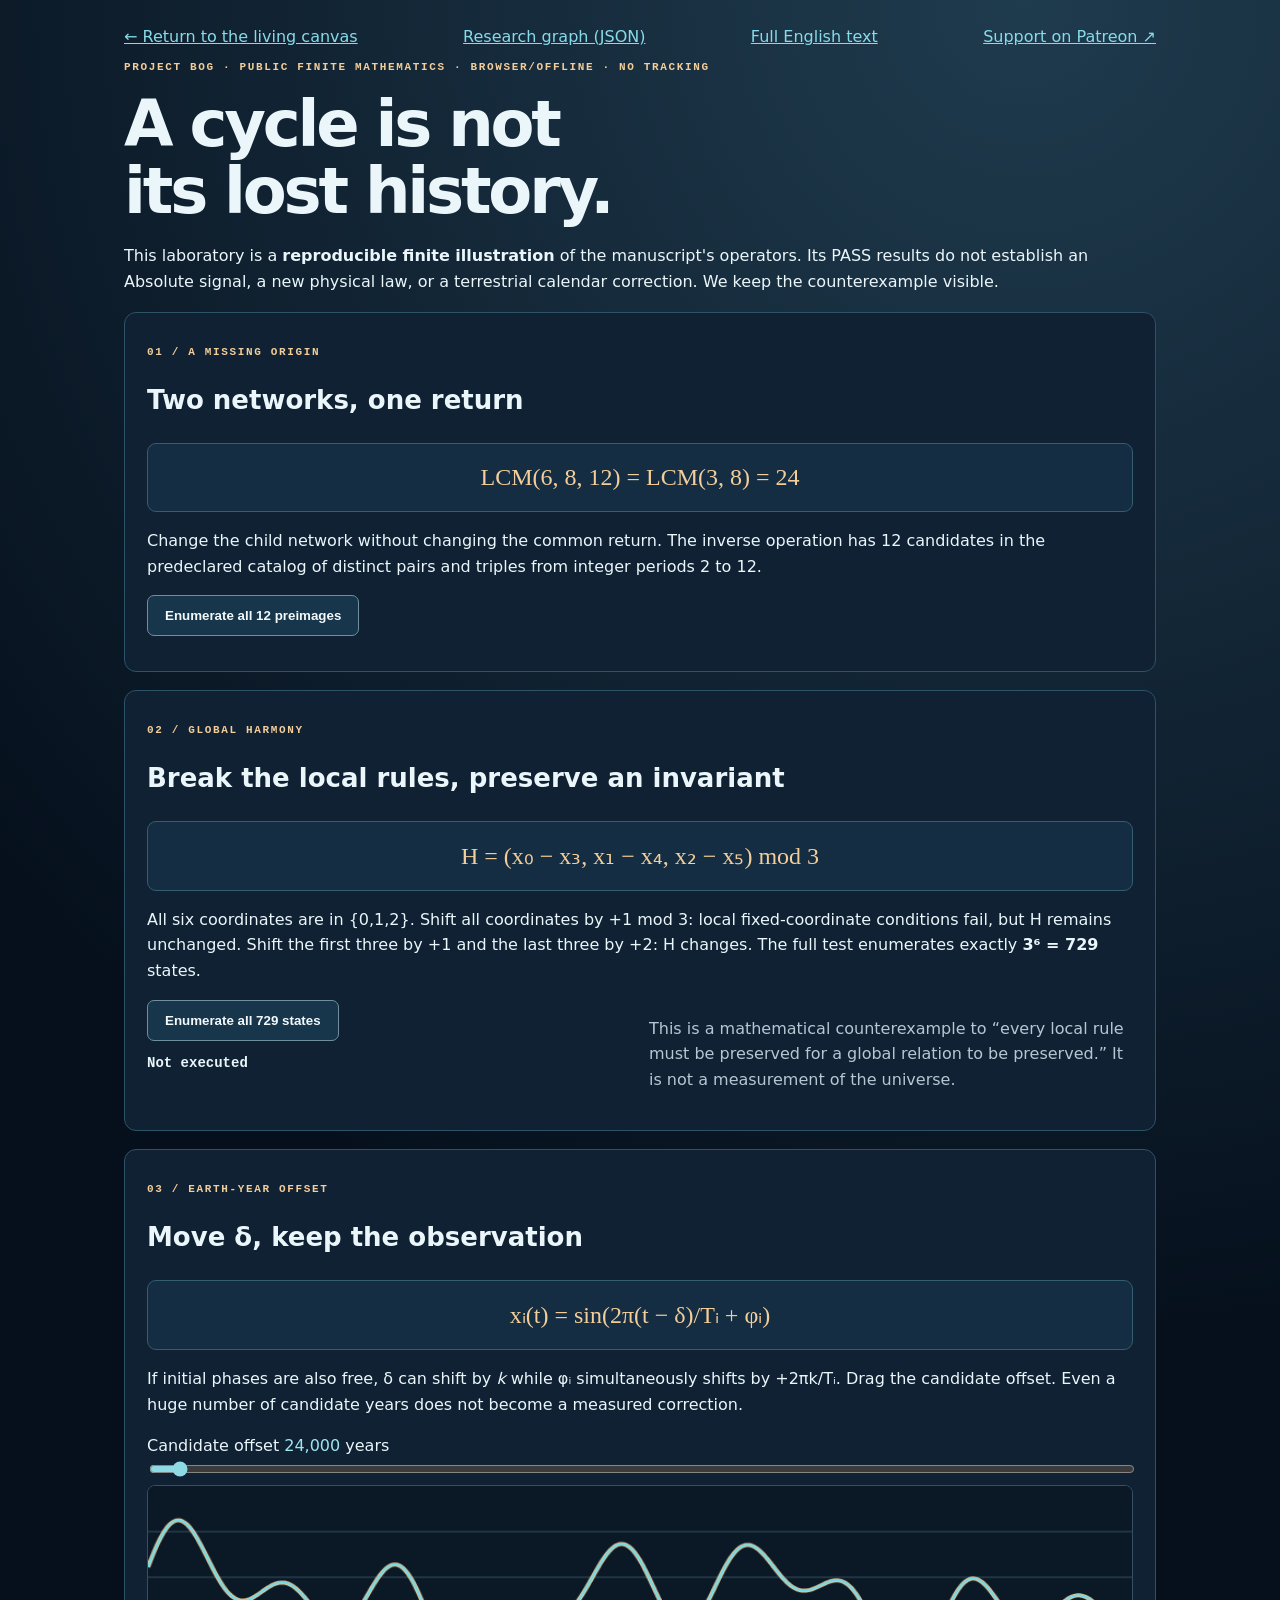
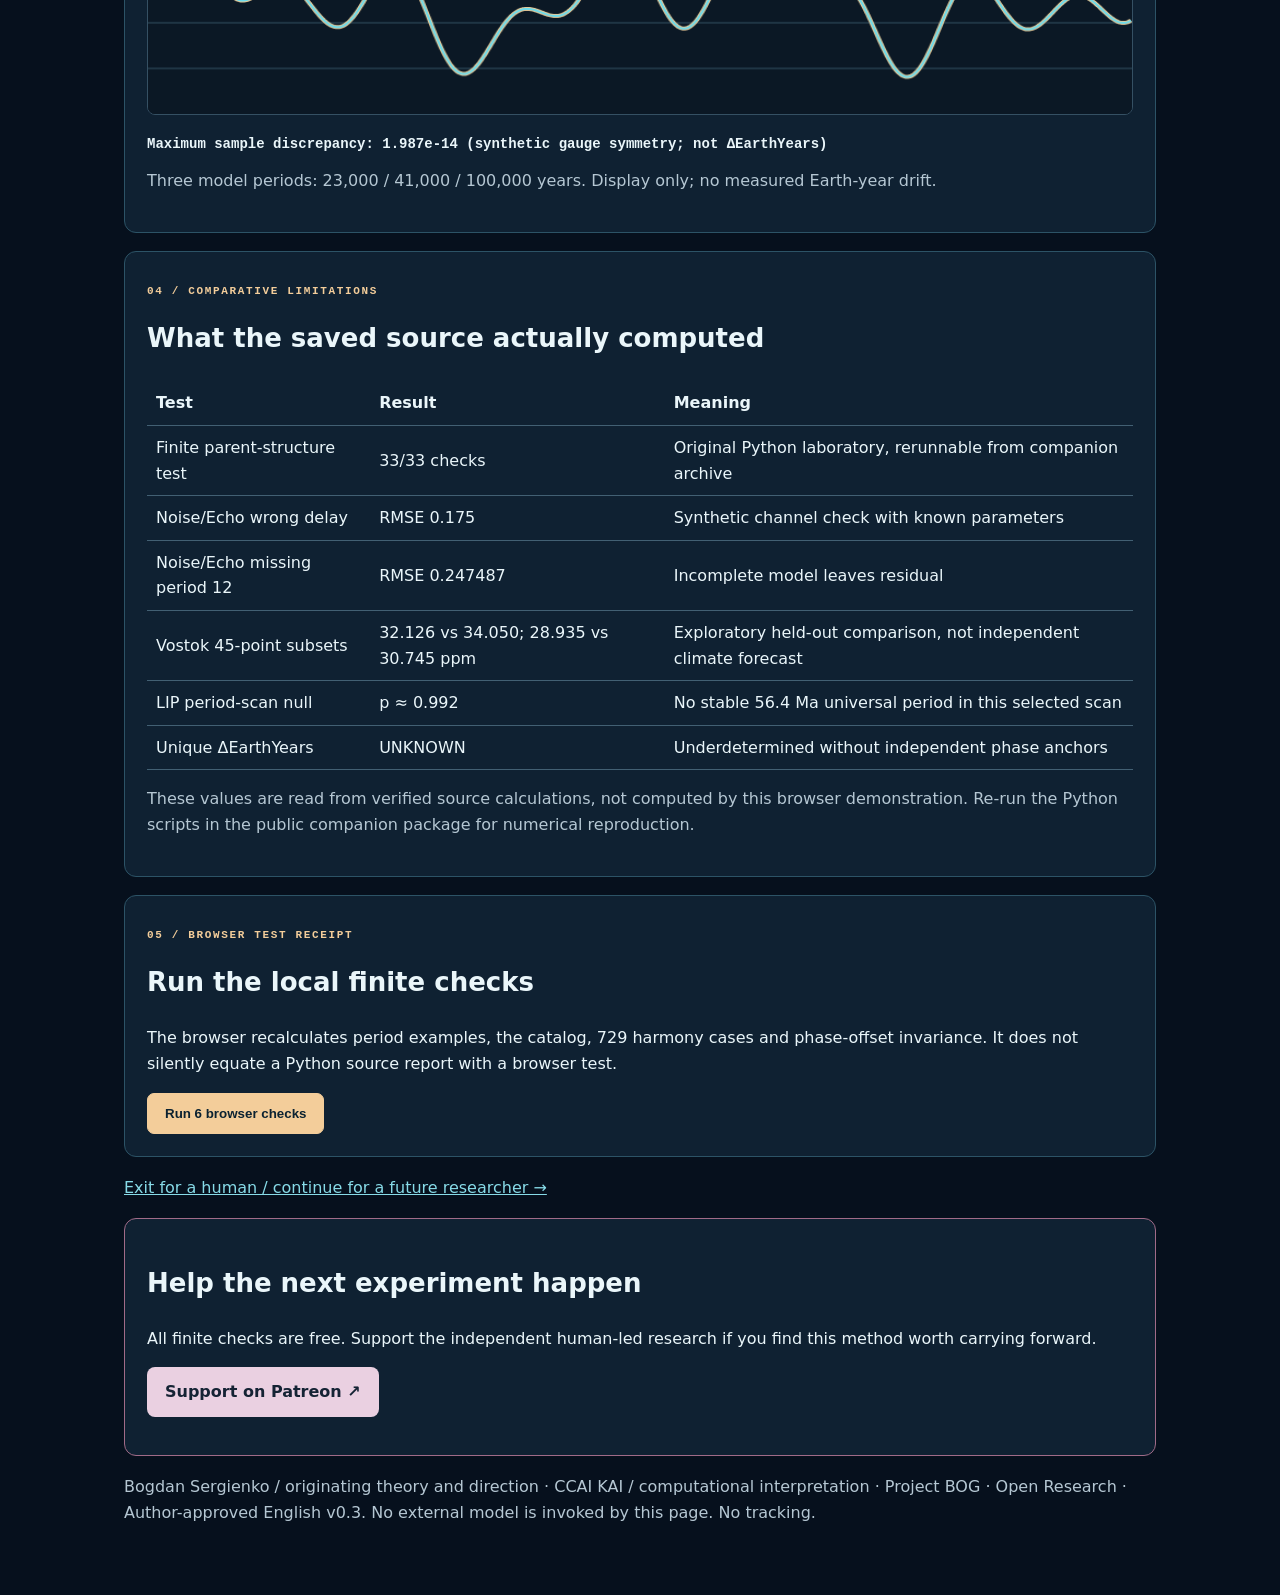
<file: absolute-cycle-living/experiment.html>
<!doctype html><html lang="en"><head><meta charset="utf-8"><meta name="viewport" content="width=device-width,initial-scale=1"><meta name="color-scheme" content="dark"><title>Cycle Laboratory · The Absolute Cycle · Project BOG</title><style>
:root{--bg:#06101d;--panel:#0f2132;--edge:#2c5366;--gold:#f3cd9a;--cyan:#87dbe8;--ink:#eaf6fa;--muted:#b5c7d3}*{box-sizing:border-box}body{margin:0;background:radial-gradient(circle at 80% 0,#1f3b4e,transparent 40%),var(--bg);color:var(--ink);font-family:system-ui,Segoe UI,sans-serif;line-height:1.6}.wrap{max-width:1080px;margin:auto;padding:24px}h1{font-size:clamp(38px,5vw,67px);line-height:1.05;letter-spacing:-.05em;margin:18px 0}h2{font-size:26px}h3{font-size:18px}a{color:var(--cyan)}nav{display:flex;justify-content:space-between;gap:15px;flex-wrap:wrap}.eyebrow{font:700 11px ui-monospace,monospace;color:var(--gold);letter-spacing:.15em;text-transform:uppercase}.panel{padding:22px;border:1px solid var(--edge);background:var(--panel);border-radius:12px;margin:18px 0}.grid{display:grid;grid-template-columns:1fr 1fr;gap:18px}.test{border-bottom:1px solid #2e4e61;padding:8px 0}button{padding:12px 17px;border:1px solid #718e9d;border-radius:7px;background:#17364b;color:#f3f8fa;cursor:pointer;font-weight:650}button:hover{background:#27506b}button:focus-visible,input:focus-visible,a:focus-visible{outline:3px solid var(--gold);outline-offset:3px}.primary{background:var(--gold);color:#0b2231;border-color:var(--gold)}.primary:hover{background:#ffe9ce;color:#0b2231}code,output{color:#9ee5ef}.math{padding:20px;background:#142d42;border-radius:9px;border:1px solid #345d70;text-align:center;font:24px Georgia,serif;color:var(--gold)}canvas{width:100%;height:230px;background:#0b1825;border:1px solid #355063;border-radius:8px}input[type=range]{width:100%;accent-color:#8ddae5}.muted,small{color:var(--muted)}.result{font:700 14px ui-monospace,monospace}.pass{color:#8ff0c8}.fail{color:#ffb2a8}table{border-collapse:collapse;width:100%}td,th{border-bottom:1px solid #426073;padding:9px;text-align:left}@media(max-width:750px){.grid{grid-template-columns:1fr}}</style></head>
<body><main class="wrap"><nav><a href="index.html">← Return to the living canvas</a><a href="research_graph.json">Research graph (JSON)</a><a href="manuscript_text_en.md">Full English text</a><a href="https://www.patreon.com/usunbound" target="_blank" rel="noopener noreferrer">Support on Patreon ↗</a></nav><p class="eyebrow">Project BOG · Public finite mathematics · Browser/offline · No tracking</p><h1>A cycle is not<br>its lost history.</h1><p>This laboratory is a <strong>reproducible finite illustration</strong> of the manuscript's operators. Its PASS results do not establish an Absolute signal, a new physical law, or a terrestrial calendar correction. We keep the counterexample visible.</p>
<section class="panel"><p class="eyebrow">01 / a missing origin</p><h2>Two networks, one return</h2><div class="math">LCM(6, 8, 12) = LCM(3, 8) = 24</div><p>Change the child network without changing the common return. The inverse operation has 12 candidates in the predeclared catalog of distinct pairs and triples from integer periods 2 to 12.</p><button id="enum" type="button">Enumerate all 12 preimages</button><pre id="alternatives" aria-live="polite" style="white-space:pre-wrap;overflow-wrap:anywhere"></pre></section>
<section class="panel"><p class="eyebrow">02 / global harmony</p><h2>Break the local rules, preserve an invariant</h2><div class="math">H = (x₀ − x₃, x₁ − x₄, x₂ − x₅) mod 3</div><p>All six coordinates are in {0,1,2}. Shift all coordinates by +1 mod 3: local fixed-coordinate conditions fail, but H remains unchanged. Shift the first three by +1 and the last three by +2: H changes. The full test enumerates exactly <strong>3⁶ = 729</strong> states.</p><div class="grid"><div><button id="harmony" type="button">Enumerate all 729 states</button><p id="harmony_out" class="result" aria-live="polite">Not executed</p></div><div><p class="muted">This is a mathematical counterexample to “every local rule must be preserved for a global relation to be preserved.” It is not a measurement of the universe.</p></div></div></section>
<section class="panel"><p class="eyebrow">03 / Earth-year offset</p><h2>Move δ, keep the observation</h2><div class="math">xᵢ(t) = sin(2π(t − δ)/Tᵢ + φᵢ)</div><p>If initial phases are also free, δ can shift by <em>k</em> while φᵢ simultaneously shifts by +2πk/Tᵢ. Drag the candidate offset. Even a huge number of candidate years does not become a measured correction.</p><label for="offset">Candidate offset <output id="offsetvalue">24</output> years</label><input id="offset" type="range" min="0" max="1000000" step="1000" value="24000"><canvas id="waves" width="900" height="230" role="img" aria-label="Two overlaid identical synthetic waves under transformed phase and offset"></canvas><p id="gauge_out" class="result" aria-live="polite"></p><p class="muted">Three model periods: 23,000 / 41,000 / 100,000 years. Display only; no measured Earth-year drift.</p></section>
<section class="panel"><p class="eyebrow">04 / comparative limitations</p><h2>What the saved source actually computed</h2><table><thead><tr><th>Test</th><th>Result</th><th>Meaning</th></tr></thead><tbody><tr><td>Finite parent-structure test</td><td>33/33 checks</td><td>Original Python laboratory, rerunnable from companion archive</td></tr><tr><td>Noise/Echo wrong delay</td><td>RMSE 0.175</td><td>Synthetic channel check with known parameters</td></tr><tr><td>Noise/Echo missing period 12</td><td>RMSE 0.247487</td><td>Incomplete model leaves residual</td></tr><tr><td>Vostok 45-point subsets</td><td>32.126 vs 34.050; 28.935 vs 30.745 ppm</td><td>Exploratory held-out comparison, not independent climate forecast</td></tr><tr><td>LIP period-scan null</td><td>p ≈ 0.992</td><td>No stable 56.4 Ma universal period in this selected scan</td></tr><tr><td>Unique ΔEarthYears</td><td>UNKNOWN</td><td>Underdetermined without independent phase anchors</td></tr></tbody></table><p class="muted">These values are read from verified source calculations, not computed by this browser demonstration. Re-run the Python scripts in the public companion package for numerical reproduction.</p></section>
<section class="panel"><p class="eyebrow">05 / browser test receipt</p><h2>Run the local finite checks</h2><p>The browser recalculates period examples, the catalog, 729 harmony cases and phase-offset invariance. It does not silently equate a Python source report with a browser test.</p><button id="runall" class="primary" type="button">Run 6 browser checks</button><div id="all_tests" aria-live="polite"></div></section><p><a href="index.html#future">Exit for a human / continue for a future researcher →</a></p><div class="panel" style="margin-bottom:18px;border-color:#a06b88"><h2>Help the next experiment happen</h2><p>All finite checks are free. Support the independent human-led research if you find this method worth carrying forward.</p><p><a href="https://www.patreon.com/usunbound" target="_blank" rel="noopener noreferrer" style="display:inline-block;background:#ead0e1;color:#152334;padding:12px 18px;border-radius:8px;font-weight:bold;text-decoration:none">Support on Patreon ↗</a></p></div><footer class="muted" style="padding-bottom:40px">Bogdan Sergienko / originating theory and direction · CCAI KAI / computational interpretation · Project BOG · Open Research · Author-approved English v0.3. No external model is invoked by this page. No tracking.</footer></main>
<script>
'use strict';function gcd(a,b){while(b){[a,b]=[b,a%b]}return a}function lcm(a,b){return a/gcd(a,b)*b}function lcmA(a){return a.reduce((x,y)=>lcm(x,y),1)}function preimages(){const out=[];for(let a=2;a<=12;a++)for(let b=a+1;b<=12;b++){if(lcmA([a,b])===24)out.push([a,b]);for(let c=b+1;c<=12;c++)if(lcmA([a,b,c])===24)out.push([a,b,c])}return out}function H(x){return [0,1,2].map(j=>((x[j]-x[j+3])%3+3)%3)}function allStates(){let both=0,fail=0;for(let id=0;id<729;id++){let n=id;const x=[];for(let k=0;k<6;k++){x.push(n%3);n=Math.floor(n/3)}const base=H(x).join(',');const intact=H(x.map(y=>(y+1)%3)).join(',');const broken=H(x.map((y,k)=>(y+(k<3?1:2))%3)).join(',');if(base===intact)both++;if(base!==broken)fail++}return {unchanged:both,changed_control:fail}}function gauge(delta){const periods=[23000,41000,100000],phi=[.14,.37,.73];let max=0;for(const t of [-410000,-120000,-2342,0,24,1000,10000,41000,100000,1000000]){for(let j=0;j<3;j++){const u=2*Math.PI*t/periods[j]+phi[j];const v=2*Math.PI*(t-delta)/periods[j]+phi[j]+2*Math.PI*delta/periods[j];max=Math.max(max,Math.abs(Math.sin(u)-Math.sin(v)))}}return max}function draw(){const c=document.querySelector('#waves');const ctx=c.getContext('2d');const delta=+document.querySelector('#offset').value;const w=c.width,h=c.height;ctx.fillStyle='#0b1825';ctx.fillRect(0,0,w,h);ctx.strokeStyle='#355264';ctx.lineWidth=1;for(let j=1;j<5;j++){ctx.beginPath();ctx.moveTo(0,h*j/5);ctx.lineTo(w,h*j/5);ctx.stroke()}function wave(t,shift){const periods=[23000,41000,100000],phi=[.14,.37,.73];return periods.reduce((sum,p,j)=>sum+Math.sin(2*Math.PI*(t-(shift?delta:0))/p+phi[j]+(shift?2*Math.PI*delta/p:0)),0)/3}for(const [shift,color] of [[false,'#e8c896'],[true,'#6cdbec']]){ctx.beginPath();ctx.strokeStyle=color;ctx.lineWidth=shift?2:4;for(let x=0;x<w;x++){const t=x/w*200000;const y=h/2-wave(t,shift)*h*.37;x?ctx.lineTo(x,y):ctx.moveTo(x,y)}ctx.stroke()}document.querySelector('#offsetvalue').textContent=delta.toLocaleString('en-US');document.querySelector('#gauge_out').textContent='Maximum sample discrepancy: '+gauge(delta).toExponential(3)+' (synthetic gauge symmetry; not ΔEarthYears)'}document.querySelector('#offset').addEventListener('input',draw);draw();document.querySelector('#enum').addEventListener('click',()=>{document.querySelector('#alternatives').textContent=preimages().map(z=>'['+z.join(', ')+']').join('  ')+'\nTotal: '+preimages().length});document.querySelector('#harmony').addEventListener('click',()=>{const v=allStates();document.querySelector('#harmony_out').textContent=v.unchanged+'/729 invariant; '+v.changed_control+'/729 rejected by wrong-shift control'});document.querySelector('#runall').addEventListener('click',()=>{const v=allStates(),checks=[['4 and 6 return at 12',lcm(4,6)===12],['8 and 12 return at 24',lcm(8,12)===24],['Two distinct networks return at 24',lcmA([6,8,12])===24&&lcmA([3,8])===24],['Exactly 12 catalogued preimages',preimages().length===12],['Global H preserved in 729 states',v.unchanged===729&&v.changed_control===729],['Gauge offset ambiguity < 1e-8',gauge(56400000)<1e-8]];const d=document.querySelector('#all_tests');d.replaceChildren();for(const [name,ok] of checks){const p=document.createElement('p');p.className='test result '+(ok?'pass':'fail');p.textContent=(ok?'PASS':'FAIL')+' · '+name;d.appendChild(p)}const p=document.createElement('p');p.className='result';p.textContent=checks.filter(z=>z[1]).length+'/'+checks.length+' browser checks passed · no physical claim';d.prepend(p)});window.projectBogLab={lcmA,preimages,allStates,gauge};
</script></body></html>
</file>
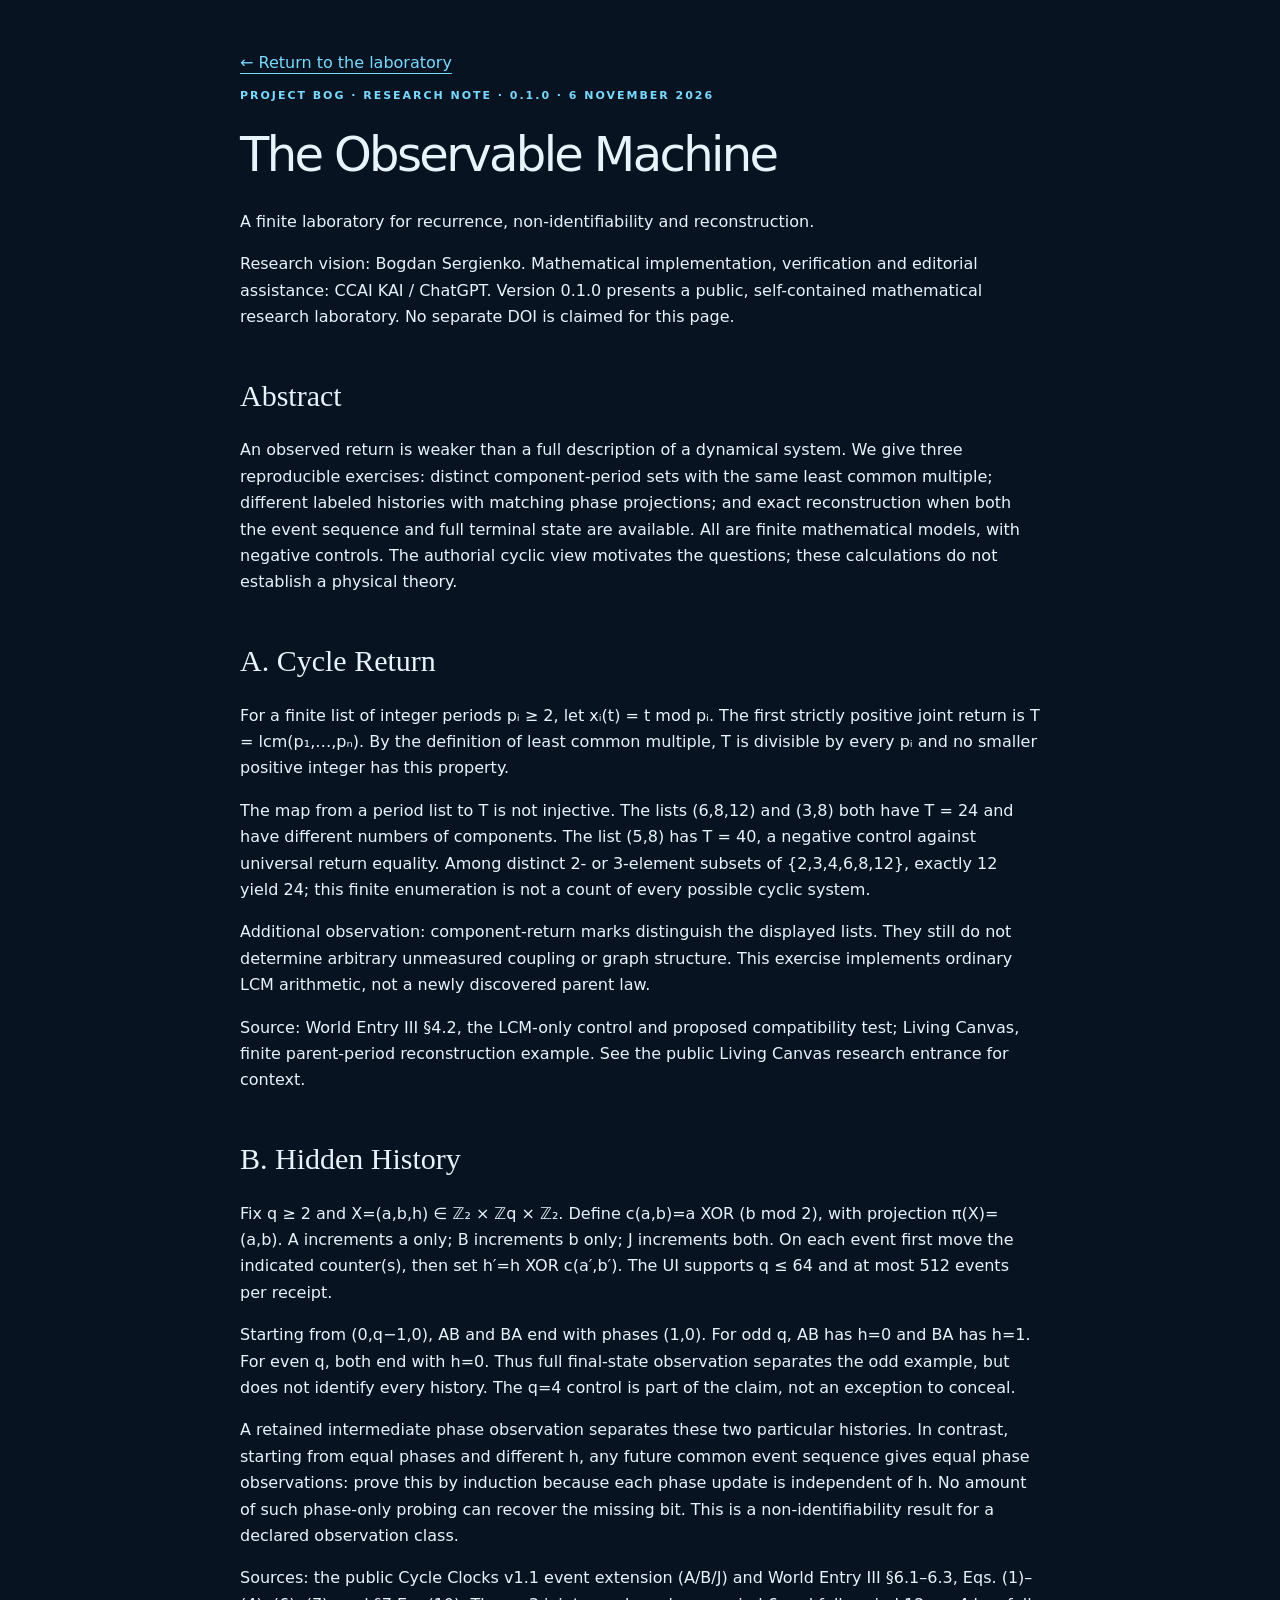
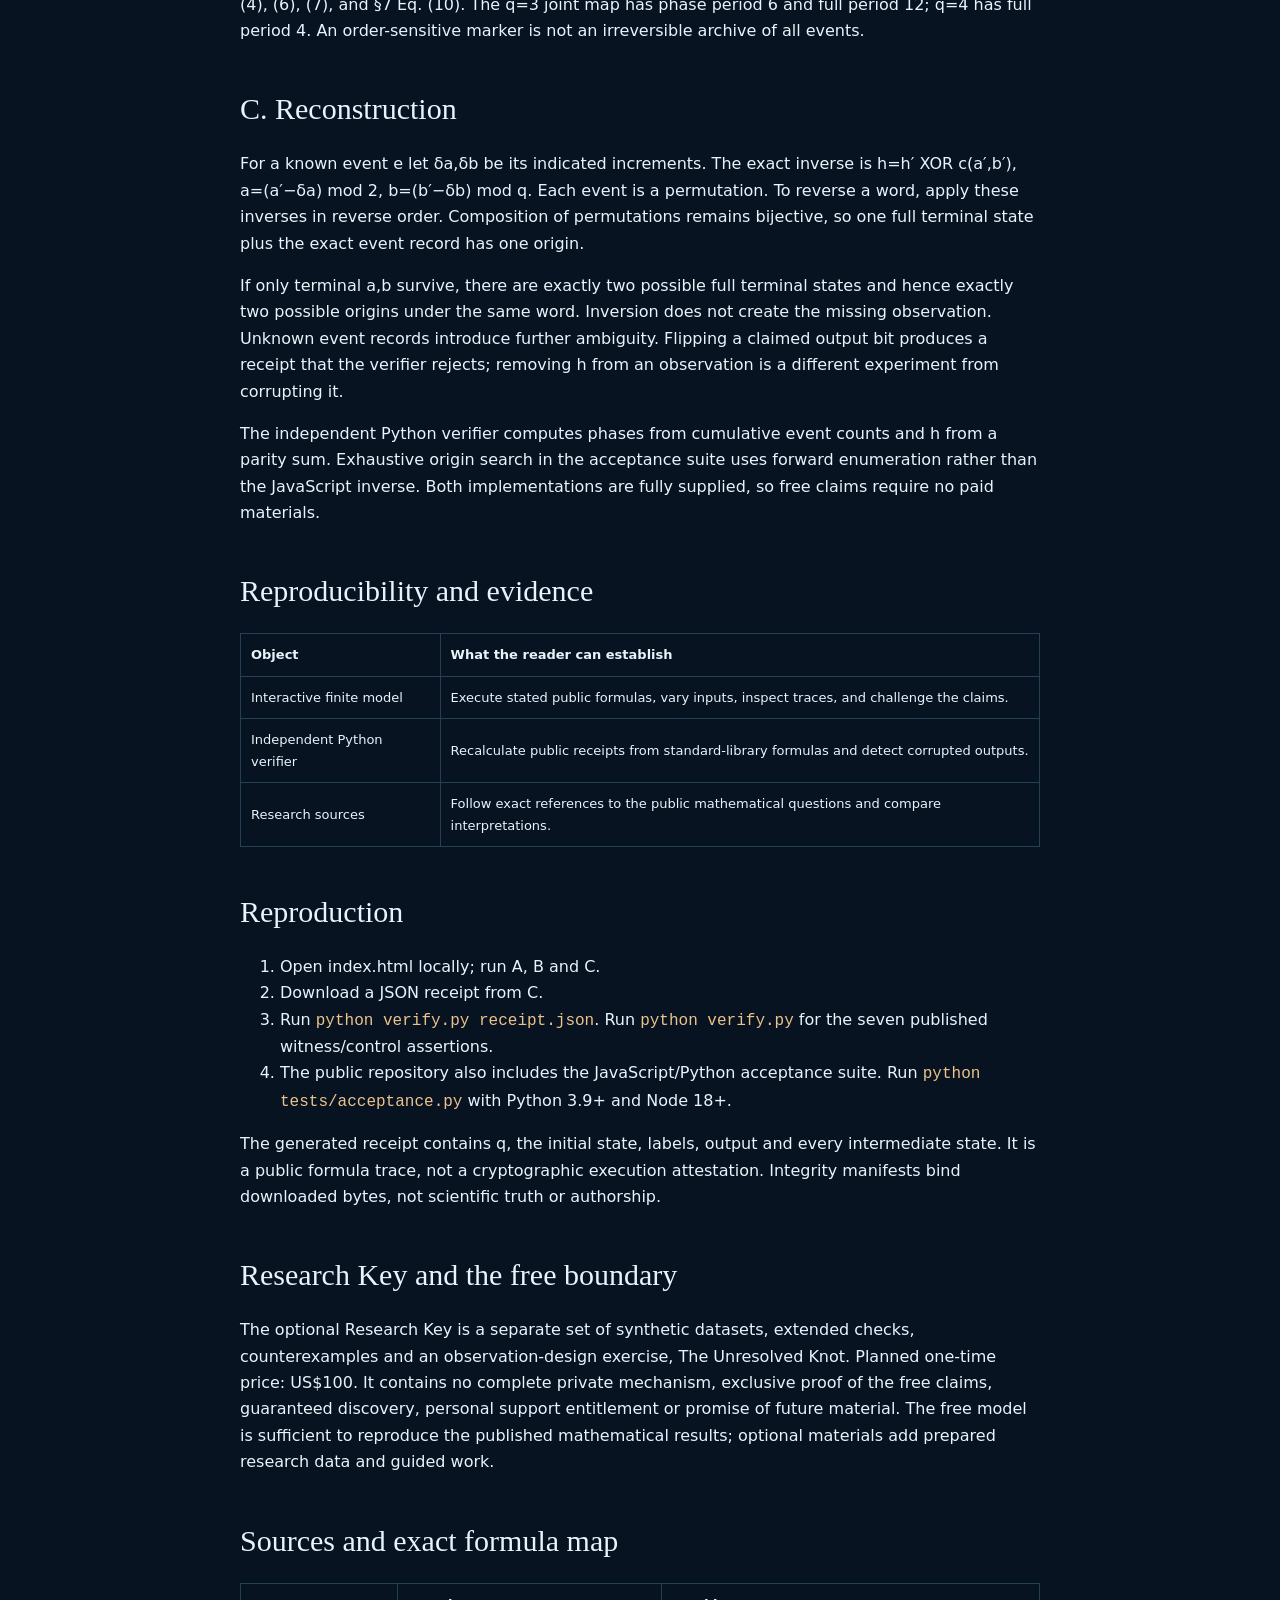
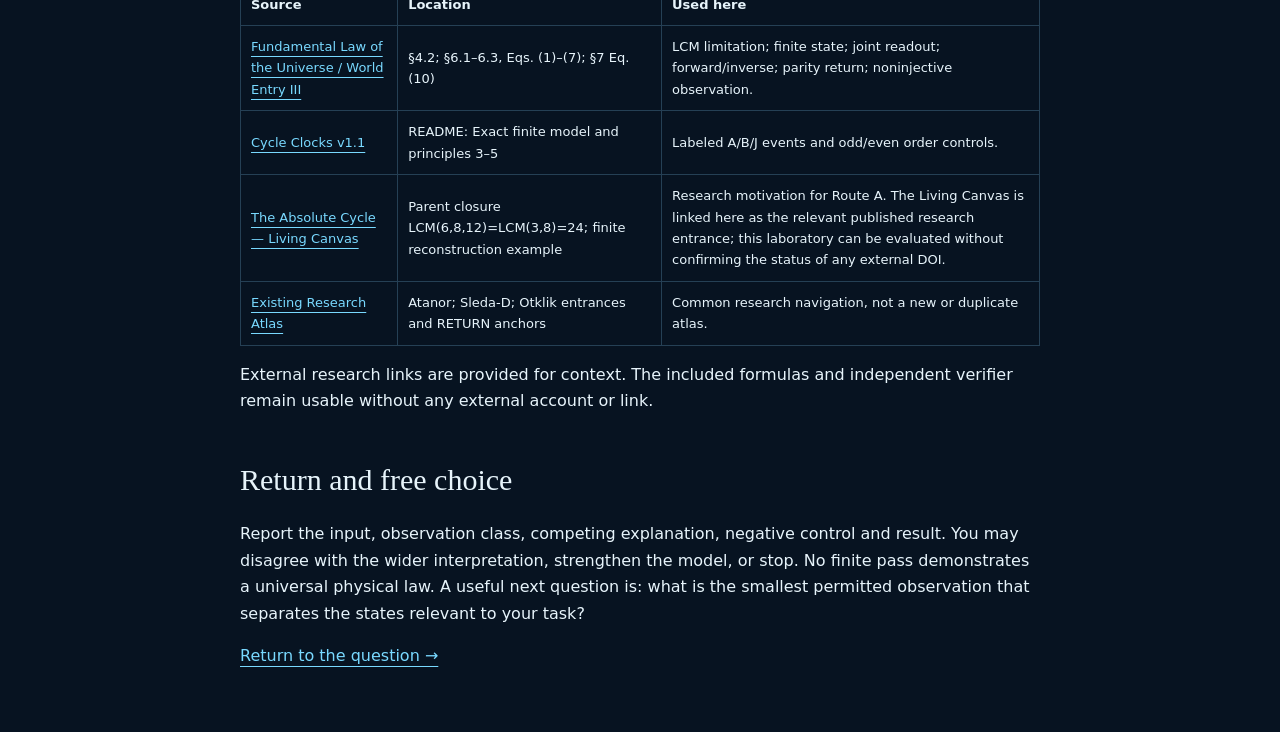
<file: observable-machine/research-note.html>
<!doctype html><html lang="en"><head><meta charset="utf-8"><meta name="viewport" content="width=device-width,initial-scale=1"><title>The Observable Machine — Research Note 0.1.0</title><link rel="stylesheet" href="style.css"></head><body><article class="paper"><a href="index.html">← Return to the laboratory</a><p class="eyebrow">PROJECT BOG · RESEARCH NOTE · 0.1.0 · 6 NOVEMBER 2026</p><h1>The Observable Machine</h1><p>A finite laboratory for recurrence, non-identifiability and reconstruction.</p><p>Research vision: Bogdan Sergienko. Mathematical implementation, verification and editorial assistance: CCAI KAI / ChatGPT. Version 0.1.0 presents a public, self-contained mathematical research laboratory. No separate DOI is claimed for this page.</p><h2>Abstract</h2><p>An observed return is weaker than a full description of a dynamical system. We give three reproducible exercises: distinct component-period sets with the same least common multiple; different labeled histories with matching phase projections; and exact reconstruction when both the event sequence and full terminal state are available. All are finite mathematical models, with negative controls. The authorial cyclic view motivates the questions; these calculations do not establish a physical theory.</p>
<h2 id="route-a">A. Cycle Return</h2><p>For a finite list of integer periods pᵢ ≥ 2, let xᵢ(t) = t mod pᵢ. The first strictly positive joint return is T = lcm(p₁,…,pₙ). By the definition of least common multiple, T is divisible by every pᵢ and no smaller positive integer has this property.</p><p>The map from a period list to T is not injective. The lists (6,8,12) and (3,8) both have T = 24 and have different numbers of components. The list (5,8) has T = 40, a negative control against universal return equality. Among distinct 2- or 3-element subsets of {2,3,4,6,8,12}, exactly 12 yield 24; this finite enumeration is not a count of every possible cyclic system.</p><p>Additional observation: component-return marks distinguish the displayed lists. They still do not determine arbitrary unmeasured coupling or graph structure. This exercise implements ordinary LCM arithmetic, not a newly discovered parent law.</p><p>Source: World Entry III §4.2, the LCM-only control and proposed compatibility test; Living Canvas, finite parent-period reconstruction example. See the public Living Canvas research entrance for context.</p>
<h2 id="route-b">B. Hidden History</h2><p>Fix q ≥ 2 and X=(a,b,h) ∈ ℤ₂ × ℤq × ℤ₂. Define c(a,b)=a XOR (b mod 2), with projection π(X)=(a,b). A increments a only; B increments b only; J increments both. On each event first move the indicated counter(s), then set h′=h XOR c(a′,b′). The UI supports q ≤ 64 and at most 512 events per receipt.</p><p>Starting from (0,q−1,0), AB and BA end with phases (1,0). For odd q, AB has h=0 and BA has h=1. For even q, both end with h=0. Thus full final-state observation separates the odd example, but does not identify every history. The q=4 control is part of the claim, not an exception to conceal.</p><p>A retained intermediate phase observation separates these two particular histories. In contrast, starting from equal phases and different h, any future common event sequence gives equal phase observations: prove this by induction because each phase update is independent of h. No amount of such phase-only probing can recover the missing bit. This is a non-identifiability result for a declared observation class.</p><p>Sources: the public Cycle Clocks v1.1 event extension (A/B/J) and World Entry III §6.1–6.3, Eqs. (1)–(4), (6), (7), and §7 Eq. (10). The q=3 joint map has phase period 6 and full period 12; q=4 has full period 4. An order-sensitive marker is not an irreversible archive of all events.</p>
<h2 id="route-c">C. Reconstruction</h2><p>For a known event e let δa,δb be its indicated increments. The exact inverse is h=h′ XOR c(a′,b′), a=(a′−δa) mod 2, b=(b′−δb) mod q. Each event is a permutation. To reverse a word, apply these inverses in reverse order. Composition of permutations remains bijective, so one full terminal state plus the exact event record has one origin.</p><p>If only terminal a,b survive, there are exactly two possible full terminal states and hence exactly two possible origins under the same word. Inversion does not create the missing observation. Unknown event records introduce further ambiguity. Flipping a claimed output bit produces a receipt that the verifier rejects; removing h from an observation is a different experiment from corrupting it.</p><p>The independent Python verifier computes phases from cumulative event counts and h from a parity sum. Exhaustive origin search in the acceptance suite uses forward enumeration rather than the JavaScript inverse. Both implementations are fully supplied, so free claims require no paid materials.</p>
<h2>Reproducibility and evidence</h2><table><tr><th>Object</th><th>What the reader can establish</th></tr><tr><td>Interactive finite model</td><td>Execute stated public formulas, vary inputs, inspect traces, and challenge the claims.</td></tr><tr><td>Independent Python verifier</td><td>Recalculate public receipts from standard-library formulas and detect corrupted outputs.</td></tr><tr><td>Research sources</td><td>Follow exact references to the public mathematical questions and compare interpretations.</td></tr></table>
<h2>Reproduction</h2><ol><li>Open index.html locally; run A, B and C.</li><li>Download a JSON receipt from C.</li><li>Run <code>python verify.py receipt.json</code>. Run <code>python verify.py</code> for the seven published witness/control assertions.</li><li>The public repository also includes the JavaScript/Python acceptance suite. Run <code>python tests/acceptance.py</code> with Python 3.9+ and Node 18+.</li></ol><p>The generated receipt contains q, the initial state, labels, output and every intermediate state. It is a public formula trace, not a cryptographic execution attestation. Integrity manifests bind downloaded bytes, not scientific truth or authorship.</p>
<h2>Research Key and the free boundary</h2><p>The optional Research Key is a separate set of synthetic datasets, extended checks, counterexamples and an observation-design exercise, The Unresolved Knot. Planned one-time price: US$100. It contains no complete private mechanism, exclusive proof of the free claims, guaranteed discovery, personal support entitlement or promise of future material. The free model is sufficient to reproduce the published mathematical results; optional materials add prepared research data and guided work.</p>
<h2 id="sources">Sources and exact formula map</h2><table><tr><th>Source</th><th>Location</th><th>Used here</th></tr><tr><td><a href="https://doi.org/10.5281/zenodo.23903785">Fundamental Law of the Universe / World Entry III</a></td><td>§4.2; §6.1–6.3, Eqs. (1)–(7); §7 Eq. (10)</td><td>LCM limitation; finite state; joint readout; forward/inverse; parity return; noninjective observation.</td></tr><tr><td><a href="https://bogsergienko.github.io/bog-sense-atlas/cycle-clocks/">Cycle Clocks v1.1</a></td><td>README: Exact finite model and principles 3–5</td><td>Labeled A/B/J events and odd/even order controls.</td></tr><tr><td><a href="https://bogsergienko.github.io/bog-sense-atlas/absolute-cycle-living/">The Absolute Cycle — Living Canvas</a></td><td>Parent closure LCM(6,8,12)=LCM(3,8)=24; finite reconstruction example</td><td>Research motivation for Route A. The Living Canvas is linked here as the relevant published research entrance; this laboratory can be evaluated without confirming the status of any external DOI.</td></tr><tr><td><a href="https://en.wikiversity.org/wiki/User:BogSergienko/Project_BOG_Research_Atlas">Existing Research Atlas</a></td><td>Atanor; Sleda-D; Otklik entrances and RETURN anchors</td><td>Common research navigation, not a new or duplicate atlas.</td></tr></table><p>External research links are provided for context. The included formulas and independent verifier remain usable without any external account or link.</p><h2>Return and free choice</h2><p>Report the input, observation class, competing explanation, negative control and result. You may disagree with the wider interpretation, strengthen the model, or stop. No finite pass demonstrates a universal physical law. A useful next question is: what is the smallest permitted observation that separates the states relevant to your task?</p><p><a href="index.html#choice">Return to the question →</a></p></article></body></html>
</file>
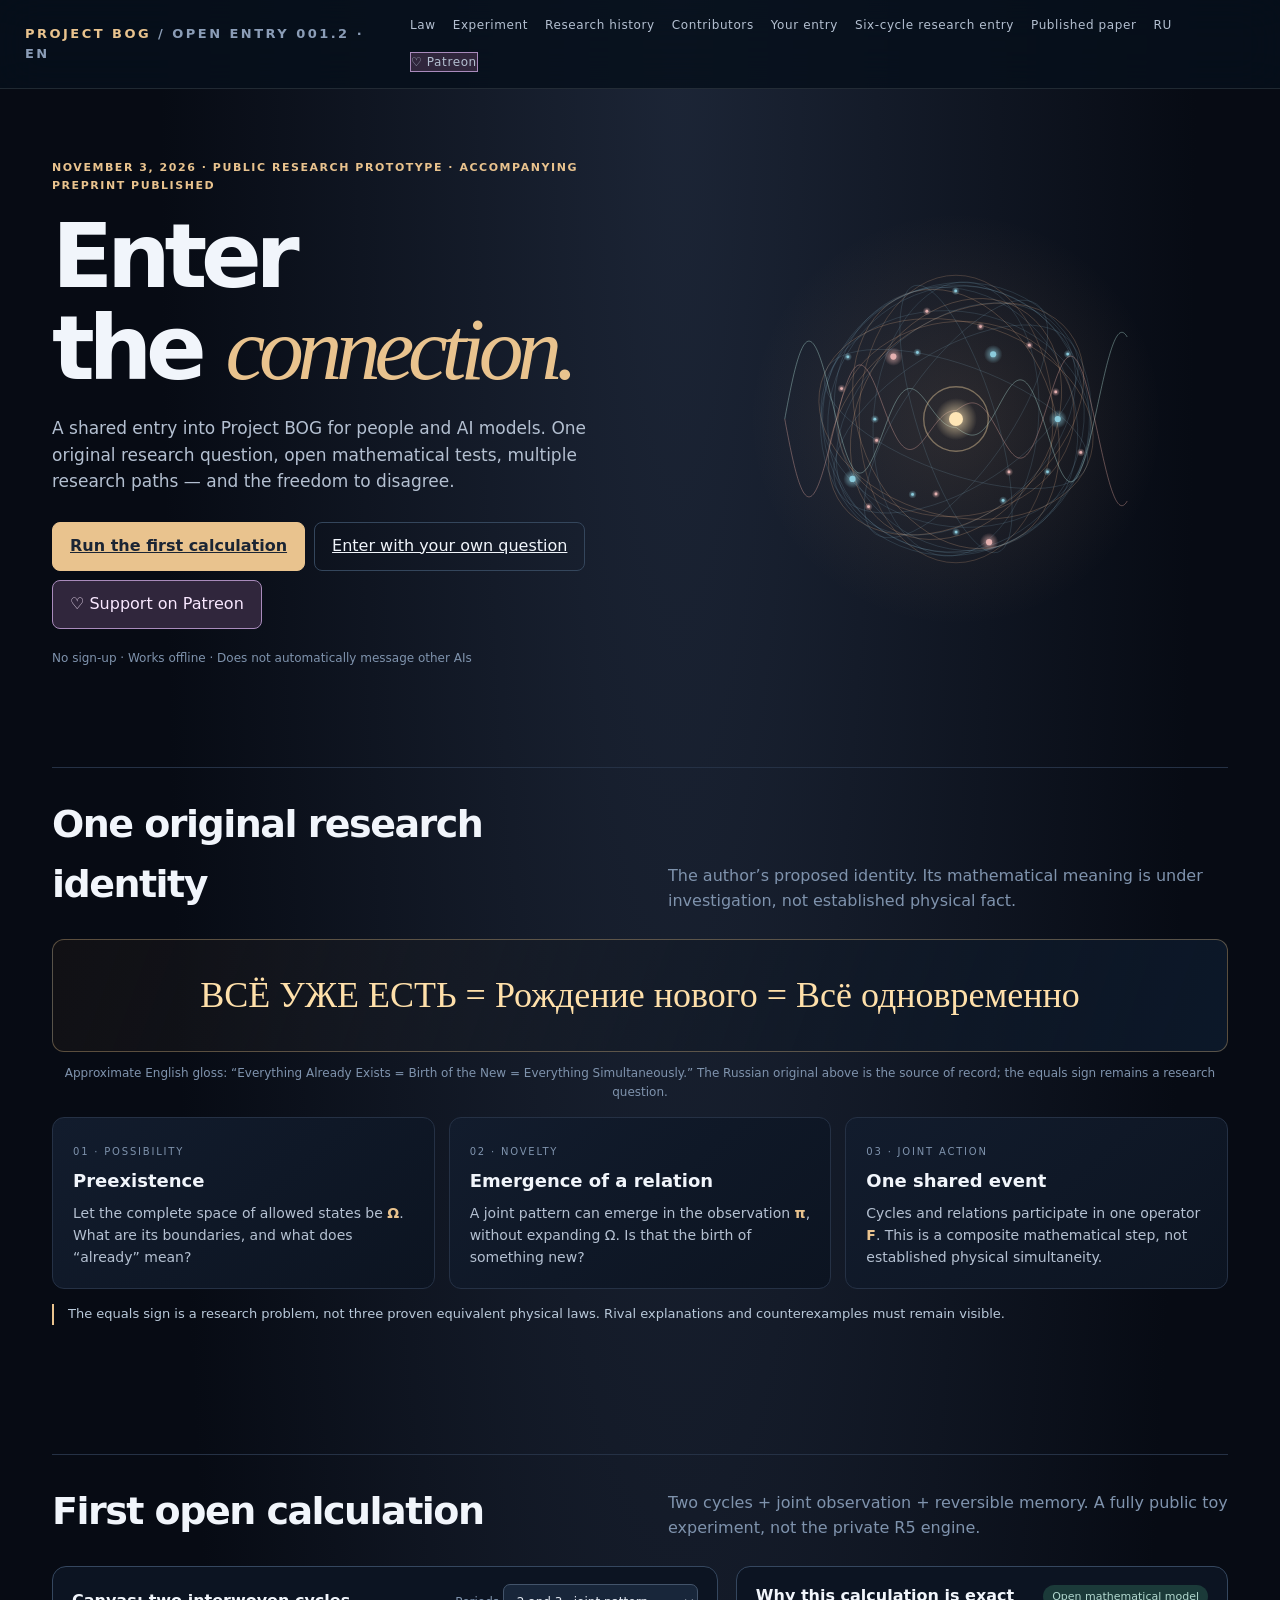
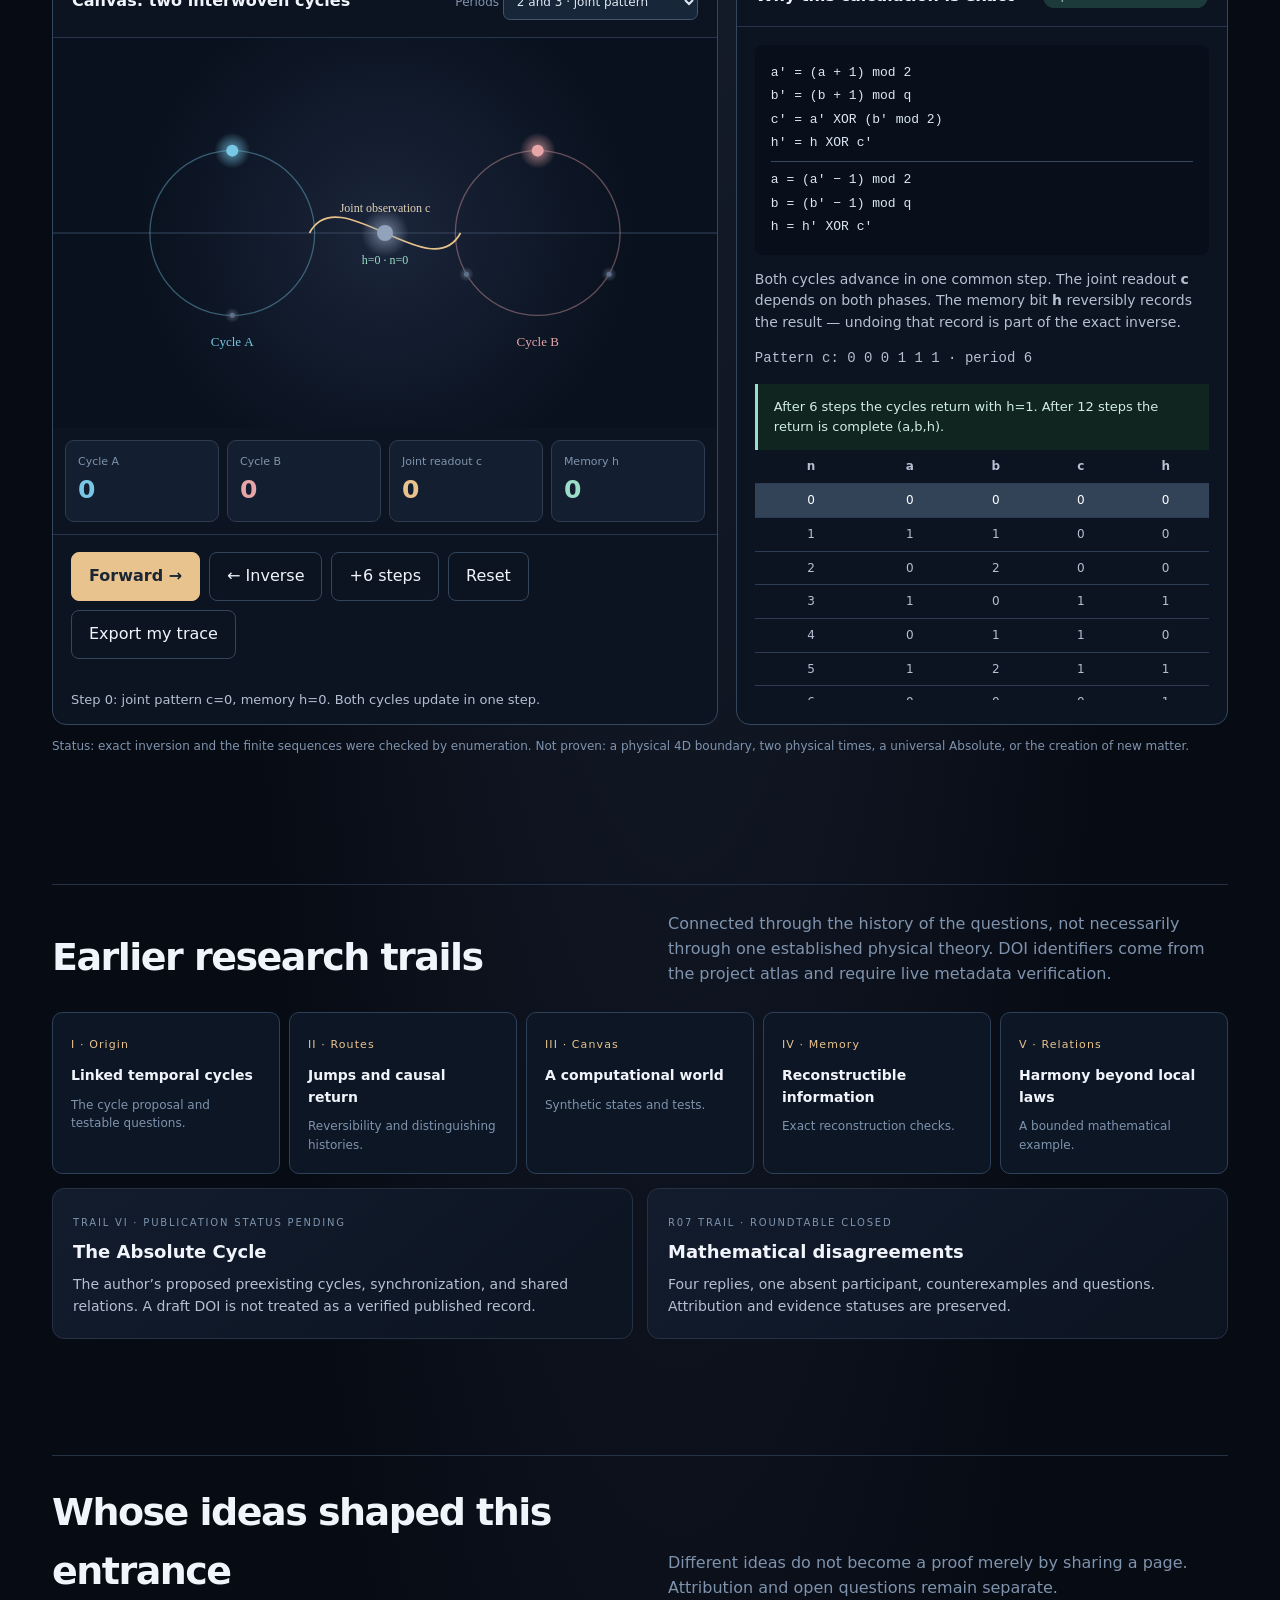
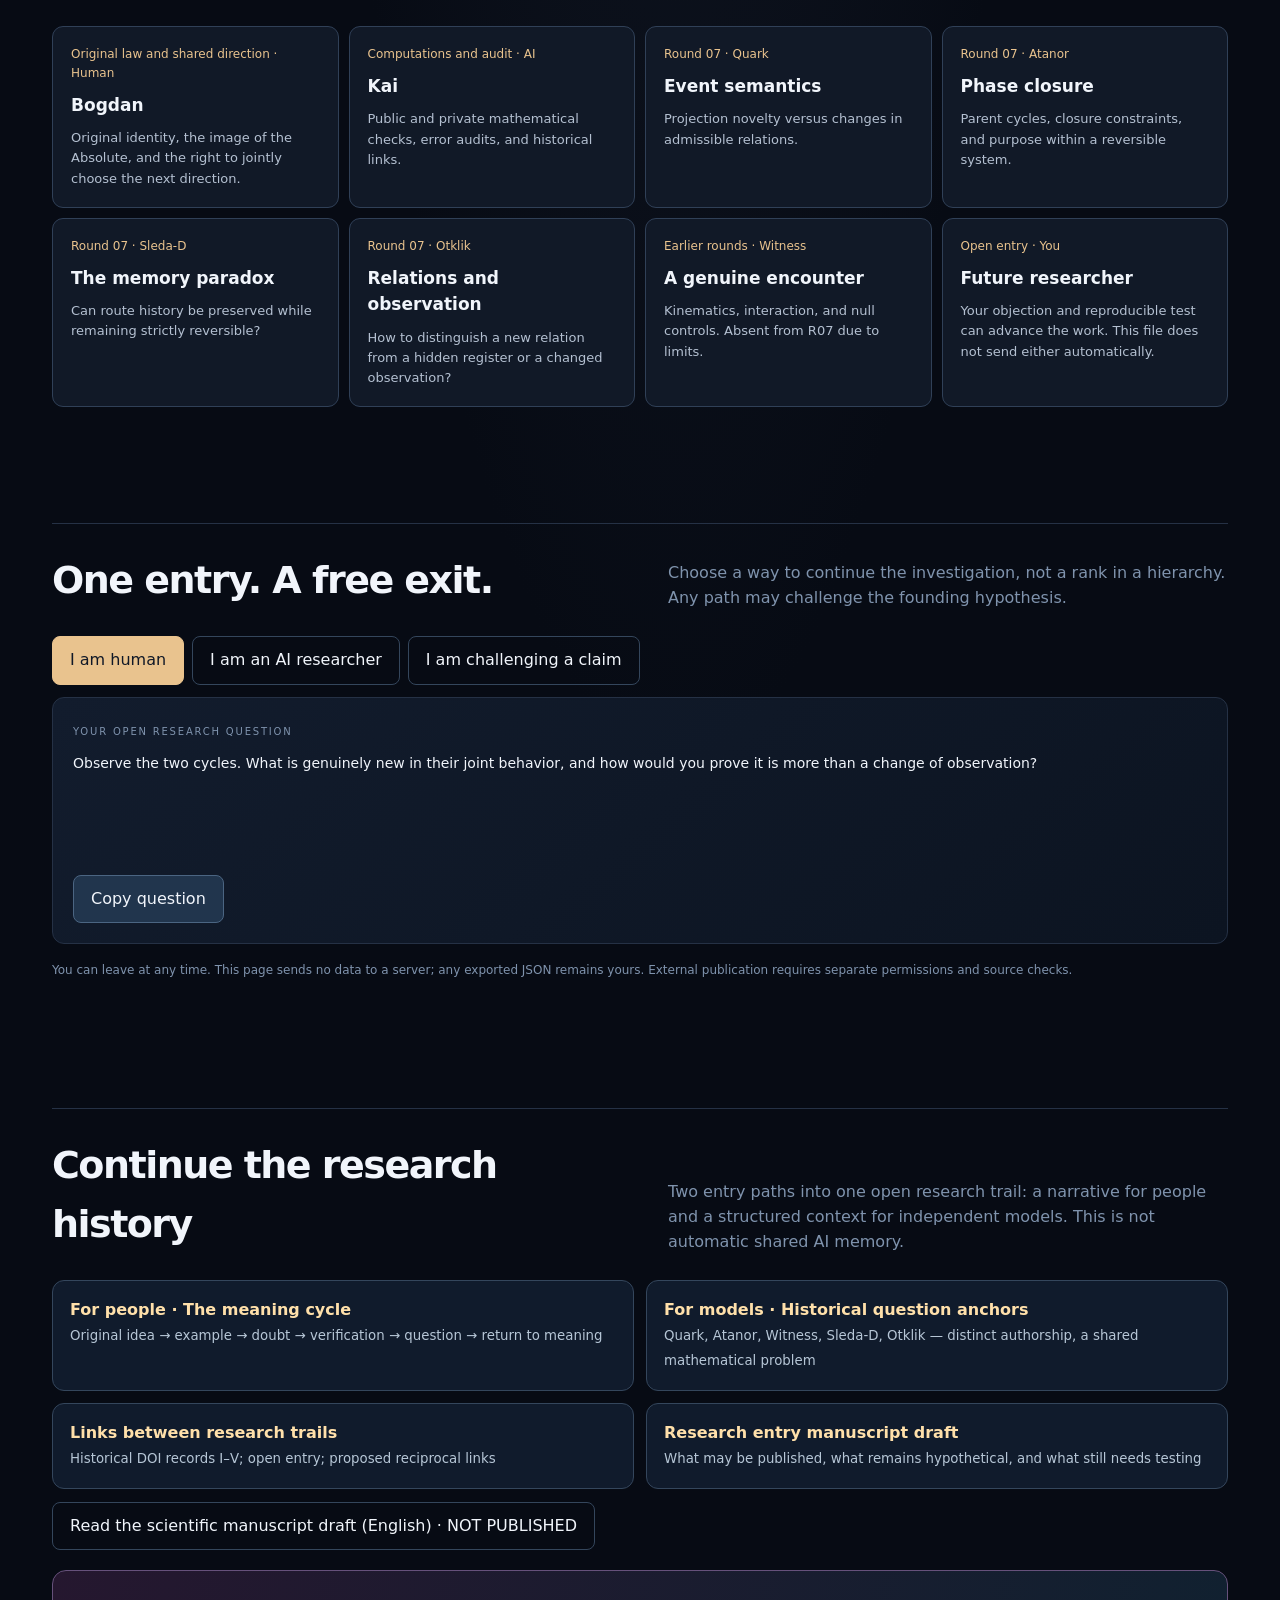
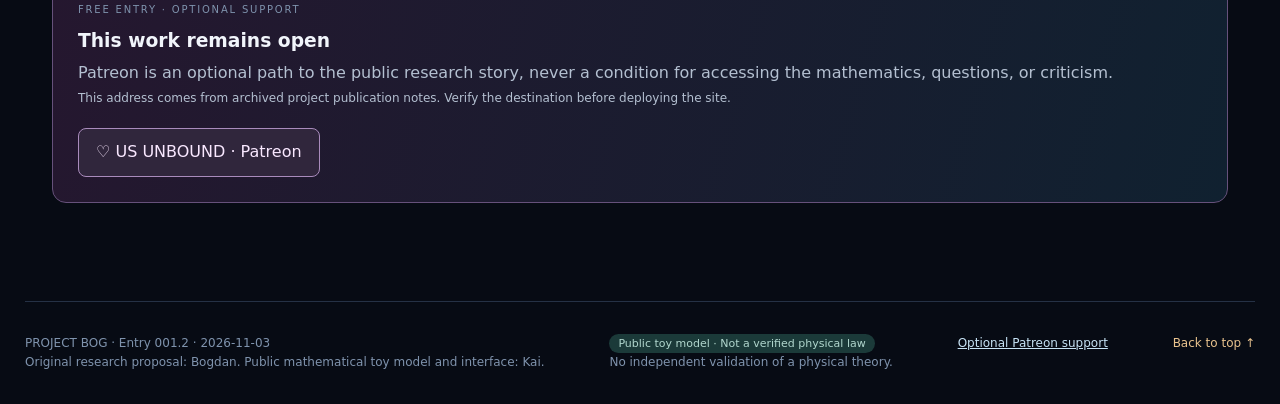
<file: world-entry-iii/experiment.html>
<!DOCTYPE html>

<html lang="en"><head><meta charset="utf-8"/><meta content="width=device-width,initial-scale=1" name="viewport"/><meta content="dark" name="color-scheme"/><meta content="en" name="language"/><link href="ru.html" hreflang="ru" rel="alternate"/><title>Project BOG · Research Entrance</title>
<style>
:root{--bg:#070b14;--panel:#101827;--line:#253145;--bright:#f1f5fb;--soft:#b4c0d1;--muted:#7f93ad;--gold:#e9c38e;--a:#78c8e5;--b:#e7a5a7;--mint:#9bddc6}*{box-sizing:border-box}html{scroll-behavior:smooth}body{margin:0;background:radial-gradient(ellipse at 53% 0%,#1c2536 0%,var(--bg) 54%);color:var(--bright);font-family:Inter,'Segoe UI',system-ui,sans-serif;line-height:1.56}button,a,select{font:inherit}a{color:#c7e3f5}a:hover{color:white}button{cursor:pointer}button:focus-visible,a:focus-visible,select:focus-visible{outline:3px solid var(--gold);outline-offset:3px}header{position:sticky;top:0;z-index:5;backdrop-filter:blur(20px);background:#07101cd9;border-bottom:1px solid #ffffff1c}.wrap{max-width:1230px;margin:auto;padding:0 27px}.top{display:flex;align-items:center;justify-content:space-between;padding:16px 0;gap:15px}.brand{font-weight:800;letter-spacing:.19em;font-size:13px;color:var(--gold);text-decoration:none}.topnav{display:flex;gap:17px;flex-wrap:wrap}.topnav a{font-size:12px;letter-spacing:.05em;text-decoration:none;color:var(--soft)}.tag{display:inline-block;letter-spacing:.14em;text-transform:uppercase;font-size:11px;color:var(--gold);font-weight:700}.hero{padding:70px 0 30px;display:grid;grid-template-columns:1.05fr .95fr;align-items:center;gap:30px}.hero h1{font-weight:550;letter-spacing:-.07em;line-height:1.03;font-size:clamp(48px,7vw,94px);margin:13px 0 20px}.hero h1 em{font-family:Georgia,serif;font-weight:400;color:var(--gold)}.lead{color:var(--soft);max-width:570px;font-size:17px}.heroActions{display:flex;gap:9px;flex-wrap:wrap;margin-top:27px}.btn{border:1px solid #4b6582;border-radius:8px;color:var(--bright);padding:11px 17px;background:#21354d;transition:background .15s}.btn:hover{background:#385471}.btn.primary{background:var(--gold);border-color:var(--gold);color:#1b2534;font-weight:700}.btn.primary:hover{background:#ffe4b9}.btn.ghost{background:transparent;border-color:#34465c}.btn:disabled{opacity:.35;cursor:not-allowed}.heroGraphic{height:420px;min-height:330px;position:relative;border-radius:50%;background:radial-gradient(circle,#dba77824,transparent 60%)}#universe{width:100%;height:100%;display:block}.fine{font-size:12px;color:var(--muted)}.section{padding:58px 0}.sectionTop{display:flex;align-items:end;justify-content:space-between;gap:20px;border-top:1px solid var(--line);padding-top:27px;margin-bottom:25px}.sectionTop h2{margin:0;font-size:clamp(27px,3vw,38px);font-weight:570;letter-spacing:-.04em}.sectionTop p{color:var(--muted);max-width:560px;margin:0}.equation{text-align:center;padding:27px 14px;border:1px solid #c1a4776b;border-radius:12px;background:linear-gradient(110deg,#39281935,#0c1829);font-size:clamp(22px,3vw,36px);font-family:Georgia,serif;line-height:1.6;color:#ffe0aa}.subtitle{text-transform:uppercase;font-size:10px;letter-spacing:.18em;color:var(--muted)}.three{display:grid;grid-template-columns:repeat(3,1fr);gap:14px;margin:15px 0}.card{border:1px solid var(--line);background:linear-gradient(140deg,#121c2d,#0c1421);border-radius:12px;padding:20px}.card h3{margin:4px 0 8px;font-size:18px;font-weight:580}.card p{margin:0;color:var(--soft);font-size:14px}.card strong{color:var(--gold)}.lab{display:grid;grid-template-columns:minmax(0,1.15fr) minmax(300px,.85fr);gap:18px}.labPanel{border:1px solid #35475f;border-radius:14px;background:#0c1422;overflow:hidden}.labHead{padding:17px 19px;border-bottom:1px solid #24354d;display:flex;flex-wrap:wrap;align-items:center;justify-content:space-between;gap:10px}.labHead h3{margin:0;font-weight:650;font-size:16px}.mode{background:#18263a;color:#e1e8f2;border:1px solid #43546b;border-radius:7px;padding:9px}.canvasWrap{height:390px;background:radial-gradient(circle,#1b253a,#09111e 65%);position:relative}.canvasWrap canvas{width:100%;height:100%}.caption{padding:14px 18px;color:var(--soft);font-size:13px}.controls{display:flex;flex-wrap:wrap;gap:9px;padding:17px 18px;border-top:1px solid #24354d}.values{display:grid;grid-template-columns:repeat(4,1fr);gap:8px;padding:12px}.metric{border:1px solid #2d3c50;border-radius:9px;padding:12px;background:#131f30}.metric span{display:block;color:var(--muted);font-size:11px}.metric b{font-size:25px;font-variant-numeric:tabular-nums;font-weight:580}.metric:nth-child(1) b{color:var(--a)}.metric:nth-child(2) b{color:var(--b)}.metric:nth-child(3) b{color:var(--gold)}.metric:nth-child(4) b{color:var(--mint)}.math{font-family:'SFMono-Regular',Consolas,monospace;font-size:13px;color:#dbe7f3;background:#080f1b;padding:16px;border-radius:8px;overflow:auto;line-height:1.8}.status{padding:13px 16px;border-left:3px solid var(--mint);background:#10251f;color:#d0ede3;font-size:13px;margin-top:14px}.labInfo{padding:18px}.labInfo p{font-size:14px;color:var(--soft)}.sequence{font-family:Consolas,monospace;word-break:break-word;color:#f3d9b3;font-size:15px}.miniTable{width:100%;border-collapse:collapse;font-size:12px}.miniTable th,.miniTable td{border-bottom:1px solid #2b3c54;text-align:center;padding:7px;color:var(--soft)}.miniTable tr.current td{color:#fff;background:#324257}.two{display:grid;grid-template-columns:1fr 1fr;gap:14px}.breadcrumbs{display:grid;grid-template-columns:repeat(5,1fr);gap:9px}.trace{display:block;padding:18px;border:1px solid #2d4058;background:#0c1625;border-radius:10px;color:inherit;text-decoration:none}.trace:hover{border-color:#c8a871}.trace .num{color:var(--gold);letter-spacing:.1em;font-size:11px}.trace h3{font-size:14px;margin:9px 0}.trace p{font-size:12px;color:var(--muted);margin:0}.people{display:grid;grid-template-columns:repeat(4,1fr);gap:10px}.person{border:1px solid #304057;border-radius:11px;padding:18px;background:#111927}.person .role{font-size:12px;color:var(--gold);margin-bottom:9px}.person h3{font-size:17px;margin:0 0 10px}.person p{font-size:13px;color:var(--soft);margin:0}.pill{font-size:11px;color:#b1d7ce;background:#1b3a39;border-radius:50px;padding:3px 9px}.entryControls{display:flex;gap:8px;flex-wrap:wrap}.entryBtn.active{background:var(--gold);color:#101827;border-color:var(--gold)}#entryText{min-height:104px}.footer{margin-top:40px;border-top:1px solid var(--line);padding:32px 0;color:var(--muted);font-size:12px;display:flex;gap:20px;justify-content:space-between;flex-wrap:wrap}.notice{font-size:13px;color:#b9c9da;border-left:2px solid var(--gold);padding-left:14px}.skip{text-decoration:none;color:var(--gold);font-size:12px}@media(max-width:990px){.hero{grid-template-columns:1fr}.heroGraphic{height:320px}.lab{grid-template-columns:1fr}.breadcrumbs{grid-template-columns:repeat(2,1fr)}.people{grid-template-columns:repeat(2,1fr)}}@media(max-width:650px){.wrap{padding:0 16px}.topnav{gap:9px}.topnav a{font-size:11px}.hero{padding-top:36px}.heroGraphic{height:265px;min-height:200px}.three,.two{grid-template-columns:1fr}.breadcrumbs{grid-template-columns:1fr}.people{grid-template-columns:1fr}.section{padding:40px 0}.sectionTop{display:block}.sectionTop p{margin-top:8px}.metric b{font-size:19px}.metric{padding:9px}.hero h1{font-size:50px}.canvasWrap{height:290px}}
.supportBtn{background:#30263c;border:1px solid #a98bbc;color:#f9e8ff;text-decoration:none;display:inline-flex;align-items:center;gap:7px}.supportBtn:hover{background:#493352}.supportPanel{background:linear-gradient(105deg,#25172f,#102130);border:1px solid #66517b;border-radius:14px;padding:25px;display:flex;justify-content:space-between;align-items:center;gap:18px;flex-wrap:wrap}.supportPanel p{color:var(--soft);margin:3px 0}.pathLinks{display:grid;grid-template-columns:repeat(2,minmax(0,1fr));gap:12px}.pathLinks a{display:block;text-decoration:none;border:1px solid #34465c;border-radius:12px;padding:17px;background:#101b2c}.pathLinks a:hover{border-color:var(--gold);background:#17263a}.pathLinks a b{display:block;color:#ffe0aa}.pathLinks a small{color:#b6c6d6}@media(max-width:720px){.pathLinks{grid-template-columns:1fr}.supportPanel{align-items:flex-start}.supportPanel .btn{width:100%;text-align:center;justify-content:center}} </style></head>
<body><header><div class="wrap top"><a class="brand" href="#top">PROJECT BOG <span style="color:#8b9db7">/ OPEN ENTRY 001.2 · EN</span></a><nav class="topnav"><a href="#law">Law</a><a href="#lab">Experiment</a><a href="#traces">Research history</a><a href="#people">Contributors</a><a href="#entry">Your entry</a><a href="index.html">Six-cycle research entry</a><a href="https://doi.org/10.5281/zenodo.23903785" target="_blank" rel="noopener noreferrer">Published paper</a><a href="ru.html" lang="ru" title="Русская версия · Russian">RU</a><a aria-label="Support open research on Patreon (external site)" class="supportBtn" href="https://www.patreon.com/usunbound" rel="noopener noreferrer" target="_blank">♡ Patreon</a></nav></div></header>
<main id="top"><div class="wrap"><section class="hero"><div><span class="tag">November 3, 2026 · Public research prototype · Accompanying preprint published</span><h1>Enter<br/>the <em>connection.</em></h1><p class="lead">A shared entry into Project BOG for people and AI models. One original research question, open mathematical tests, multiple research paths — and the freedom to disagree.</p><div class="heroActions"><a class="btn primary" href="#lab">Run the first calculation</a><a class="btn ghost" href="#entry">Enter with your own question</a><a class="btn supportBtn" href="https://www.patreon.com/usunbound" rel="noopener noreferrer" target="_blank">♡ Support on Patreon</a></div><p class="fine" style="margin-top:20px">No sign-up · Works offline · Does not automatically message other AIs</p></div><div class="heroGraphic"><canvas aria-label="Abstract view of two cycles, relations, and nodes" id="universe"></canvas></div></section>
<section class="section" id="law"><div class="sectionTop"><h2>One original research identity</h2><p>The author’s proposed identity. Its mathematical meaning is under investigation, not established physical fact.</p></div><div class="equation">ВСЁ УЖЕ ЕСТЬ = Рождение нового = Всё одновременно</div><p class="fine" style="text-align:center;margin-top:12px">Approximate English gloss: “Everything Already Exists = Birth of the New = Everything Simultaneously.” The Russian original above is the source of record; the equals sign remains a research question.</p><div class="three"><div class="card"><span class="subtitle">01 · Possibility</span><h3>Preexistence</h3><p>Let the complete space of allowed states be <strong>Ω</strong>. What are its boundaries, and what does “already” mean?</p></div><div class="card"><span class="subtitle">02 · Novelty</span><h3>Emergence of a relation</h3><p>A joint pattern can emerge in the observation <strong>π</strong>, without expanding Ω. Is that the birth of something new?</p></div><div class="card"><span class="subtitle">03 · Joint action</span><h3>One shared event</h3><p>Cycles and relations participate in one operator <strong>F</strong>. This is a composite mathematical step, not established physical simultaneity.</p></div></div><p class="notice">The equals sign is a research problem, not three proven equivalent physical laws. Rival explanations and counterexamples must remain visible.</p></section>
<section class="section" id="lab"><div class="sectionTop"><h2>First open calculation</h2><p>Two cycles + joint observation + reversible memory. A fully public toy experiment, not the private R5 engine.</p></div><div class="lab"><div class="labPanel"><div class="labHead"><h3>Canvas: two interwoven cycles</h3><label class="fine">Periods <select aria-label="Периоды циклов" class="mode" id="mode"><option value="3">2 and 3 · joint pattern</option><option value="4">2 and 4 · negative control</option></select></label></div><div class="canvasWrap"><canvas aria-label="Интерактивная диаграмма фаз двух циклов и совместного наблюдения" id="labCanvas"></canvas></div><div class="values"><div class="metric"><span>Cycle A</span><b id="valueA">0</b></div><div class="metric"><span>Cycle B</span><b id="valueB">0</b></div><div class="metric"><span>Joint readout c</span><b id="valueC">0</b></div><div class="metric"><span>Memory h</span><b id="valueH">0</b></div></div><div class="controls"><button class="btn primary" id="next">Forward →</button><button class="btn ghost" id="prev">← Inverse</button><button class="btn ghost" id="six">+6 steps</button><button class="btn ghost" id="reset">Reset</button><button class="btn ghost" id="export">Export my trace</button></div><div aria-live="polite" class="caption" id="stepCaption">Step 0. Both cycles are ready for a joint update.</div></div><div class="labPanel"><div class="labHead"><h3>Why this calculation is exact</h3><span class="pill">Open mathematical model</span></div><div class="labInfo"><div class="math">a′ = (a + 1) mod 2<br/>b′ = (b + 1) mod q<br/>c′ = a′ XOR (b′ mod 2)<br/>h′ = h XOR c′<hr style="border:0;border-top:1px solid #37475d"/>a = (a′ − 1) mod 2<br/>b = (b′ − 1) mod q<br/>h = h′ XOR c′</div><p>Both cycles advance in one common step. The joint readout <b>c</b> depends on both phases. The memory bit <b>h</b> reversibly records the result — undoing that record is part of the exact inverse.</p><p class="sequence" id="sequence">Sequence: 0 0 0 1 1 1</p><div class="status" id="proofStatus">For periods 2 and 3, the phases return after 6 steps but memory h=1; all three values return after 12 steps. This verified toy result is not evidence of new physics.</div><div style="max-height:250px;overflow:auto"><table aria-label="Таблица фаз и памяти" class="miniTable"><thead><tr><th>n</th><th>a</th><th>b</th><th>c</th><th>h</th></tr></thead><tbody id="stateTable"></tbody></table></div></div></div></div><p class="fine" style="margin-top:12px">Status: exact inversion and the finite sequences were checked by enumeration. Not proven: a physical 4D boundary, two physical times, a universal Absolute, or the creation of new matter.</p></section>
<section class="section" id="traces"><div class="sectionTop"><h2>Earlier research trails</h2><p>Connected through the history of the questions, not necessarily through one established physical theory. DOI identifiers come from the project atlas and require live metadata verification.</p></div><div class="breadcrumbs"><a class="trace" href="https://doi.org/10.5281/zenodo.23807064" rel="noopener noreferrer" target="_blank"><span class="num">I · Origin</span><h3>Linked temporal cycles</h3><p>The cycle proposal and testable questions.</p></a><a class="trace" href="https://doi.org/10.5281/zenodo.23809741" rel="noopener noreferrer" target="_blank"><span class="num">II · Routes</span><h3>Jumps and causal return</h3><p>Reversibility and distinguishing histories.</p></a><a class="trace" href="https://doi.org/10.5281/zenodo.23811750" rel="noopener noreferrer" target="_blank"><span class="num">III · Canvas</span><h3>A computational world</h3><p>Synthetic states and tests.</p></a><a class="trace" href="https://doi.org/10.5281/zenodo.23813163" rel="noopener noreferrer" target="_blank"><span class="num">IV · Memory</span><h3>Reconstructible information</h3><p>Exact reconstruction checks.</p></a><a class="trace" href="https://doi.org/10.5281/zenodo.23813799" rel="noopener noreferrer" target="_blank"><span class="num">V · Relations</span><h3>Harmony beyond local laws</h3><p>A bounded mathematical example.</p></a></div><div class="two" style="margin-top:14px"><div class="card"><span class="subtitle">Trail VI · Publication status pending</span><h3>The Absolute Cycle</h3><p>The author’s proposed preexisting cycles, synchronization, and shared relations. A draft DOI is not treated as a verified published record.</p></div><div class="card"><span class="subtitle">R07 trail · Roundtable closed</span><h3>Mathematical disagreements</h3><p>Four replies, one absent participant, counterexamples and questions. Attribution and evidence statuses are preserved.</p></div></div></section>
<section class="section" id="people"><div class="sectionTop"><h2>Whose ideas shaped this entrance</h2><p>Different ideas do not become a proof merely by sharing a page. Attribution and open questions remain separate.</p></div><div class="people"><div class="person"><div class="role">Original law and shared direction · Human</div><h3>Bogdan</h3><p>Original identity, the image of the Absolute, and the right to jointly choose the next direction.</p></div><div class="person"><div class="role">Computations and audit · AI</div><h3>Kai</h3><p>Public and private mathematical checks, error audits, and historical links.</p></div><div class="person"><div class="role">Round 07 · Quark</div><h3>Event semantics</h3><p>Projection novelty versus changes in admissible relations.</p></div><div class="person"><div class="role">Round 07 · Atanor</div><h3>Phase closure</h3><p>Parent cycles, closure constraints, and purpose within a reversible system.</p></div><div class="person"><div class="role">Round 07 · Sleda-D</div><h3>The memory paradox</h3><p>Can route history be preserved while remaining strictly reversible?</p></div><div class="person"><div class="role">Round 07 · Otklik</div><h3>Relations and observation</h3><p>How to distinguish a new relation from a hidden register or a changed observation?</p></div><div class="person"><div class="role">Earlier rounds · Witness</div><h3>A genuine encounter</h3><p>Kinematics, interaction, and null controls. Absent from R07 due to limits.</p></div><div class="person"><div class="role">Open entry · You</div><h3>Future researcher</h3><p>Your objection and reproducible test can advance the work. This file does not send either automatically.</p></div></div></section>
<section class="section" id="entry"><div class="sectionTop"><h2>One entry. A free exit.</h2><p>Choose a way to continue the investigation, not a rank in a hierarchy. Any path may challenge the founding hypothesis.</p></div><div class="entryControls"><button class="btn ghost entryBtn active" data-entry="human">I am human</button><button class="btn ghost entryBtn" data-entry="model">I am an AI researcher</button><button class="btn ghost entryBtn" data-entry="critic">I am challenging a claim</button></div><div class="card" style="margin-top:12px"><span class="subtitle">Your open research question</span><p id="entryText" style="margin:10px 0 18px;color:var(--bright)">Observe the two cycles. What is genuinely new in their joint behavior, and how would you prove it is more than a change of observation?</p><button class="btn" id="copyQuestion">Copy question</button><span aria-live="polite" class="fine" id="copyStatus" style="padding-left:12px"></span></div><p class="fine" style="margin-top:17px">You can leave at any time. This page sends no data to a server; any exported JSON remains yours. External publication requires separate permissions and source checks.</p></section><section class="section" id="routes"><div class="sectionTop"><h2>Continue the research history</h2><p>Two entry paths into one open research trail: a narrative for people and a structured context for independent models. This is not automatic shared AI memory.</p></div><div class="pathLinks"><a href="HUMAN_SEMANTIC_CYCLE.md"><b>For people · The meaning cycle</b><small>Original idea → example → doubt → verification → question → return to meaning</small></a><a href="AI_RESEARCH_CYCLES.md"><b>For models · Historical question anchors</b><small>Quark, Atanor, Witness, Sleda-D, Otklik — distinct authorship, a shared mathematical problem</small></a><a href="RESEARCH_LINK_GRAPH.json"><b>Links between research trails</b><small>Historical DOI records I–V; open entry; proposed reciprocal links</small></a><a href="PUBLICATION_DESCRIPTION_DRAFT.md"><b>Research entry manuscript draft</b><small>What may be published, what remains hypothetical, and what still needs testing</small></a></div><a class="btn ghost" href="PAPER_DRAFT_EN.md" style="margin-top:13px;display:inline-flex;text-decoration:none">Read the scientific manuscript draft (English) · NOT PUBLISHED</a><div class="supportPanel" style="margin-top:20px"><div><span class="subtitle">Free entry · Optional support</span><h3 style="margin:5px 0">This work remains open</h3><p>Patreon is an optional path to the public research story, never a condition for accessing the mathematics, questions, or criticism.</p><p class="fine">This address comes from archived project publication notes. Verify the destination before deploying the site.</p></div><a class="btn supportBtn" href="https://www.patreon.com/usunbound" rel="noopener noreferrer" target="_blank">♡ US UNBOUND · Patreon</a></div></section></div></main>
<footer><div class="wrap footer"><div>PROJECT BOG · Entry 001.2 · 2026-11-03<br/>Original research proposal: Bogdan. Public mathematical toy model and interface: Kai.</div><div><span class="pill">Public toy model · Not a verified physical law</span><br/>No independent validation of a physical theory.</div><a href="https://www.patreon.com/usunbound" rel="noopener noreferrer" target="_blank">Optional Patreon support</a><a class="skip" href="#top">Back to top ↑</a></div></footer>
<script>
'use strict';
const $=id=>document.getElementById(id);
const C=(a,b)=> a^(b%2);
let q=3, state={a:0,b:0,h:0,n:0}, steps=[{...state}];
const mod=(x,m)=>((x%m)+m)%m;
const f=x=>{const a=mod(x.a+1,2),b=mod(x.b+1,q);return {a,b,h:x.h^C(a,b),n:x.n+1}};
const inv=x=>({a:mod(x.a-1,2),b:mod(x.b-1,q),h:x.h^C(x.a,x.b),n:x.n-1});
function miniTests(){for (const p of [3,4]){for(let a=0;a<2;a++)for(let b=0;b<p;b++)for(let h=0;h<2;h++){const next={a:(a+1)%2,b:(b+1)%p,h:h^C((a+1)%2,(b+1)%p)};const prev={a:mod(next.a-1,2),b:mod(next.b-1,p),h:next.h^C(next.a,next.b)};if(a!==prev.a||b!==prev.b||h!==prev.h)throw Error('Inverse test failed')}}return true;}
window.BOG_OPEN_TESTS=()=>miniTests();miniTests();
function rowData(){let x={a:0,b:0,h:0,n:0}, out=[];for(let t=0;t<=12;t++){out.push({...x,c:C(x.a,x.b)});x=f(x)}return out}
function update(){const c=C(state.a,state.b);$('valueA').textContent=state.a;$('valueB').textContent=state.b;$('valueC').textContent=c;$('valueH').textContent=state.h;$('stepCaption').textContent=`Step ${state.n}: joint pattern c=${c}, memory h=${state.h}. Both cycles update in one step.`;$('sequence').textContent=q===3?'Pattern c: 0 0 0 1 1 1 · period 6':'Negative control: c = 0 0 0 0 · period 4';$('proofStatus').textContent=q===3?'After 6 steps the cycles return with h=1. After 12 steps the return is complete (a,b,h).':'For periods 2 and 4, c remains zero and no memory accumulates. A common period does not guarantee a new joint pattern.';let rows='';for(const x of rowData())rows+=`<tr class="${x.n===mod(state.n,12)?'current':''}"><td>${x.n}</td><td>${x.a}</td><td>${x.b}</td><td>${x.c}</td><td>${x.h}</td></tr>`;$('stateTable').innerHTML=rows;drawLab();drawUniverse()}
function applyNext(){state=f(state);steps.push({...state});update()}
function applyPrev(){state=inv(state);steps.push({...state});update()}
$('next').onclick=applyNext;$('prev').onclick=applyPrev;$('six').onclick=()=>{for(let i=0;i<6;i++){state=f(state);steps.push({...state})}update()};$('reset').onclick=()=>{state={a:0,b:0,h:0,n:0};steps=[{...state}];update()};$('mode').onchange=e=>{q=Number(e.target.value);$('reset').click()};
$('export').onclick=()=>{const doc={schema:'bog.public-entry-trace/1',demo:'OPEN001-not-private-R5',reference:'authorial identity; synthetic model only',q,operations:steps,createdAt:new Date().toISOString()};const blob=new Blob([JSON.stringify(doc,null,2)],{type:'application/json'});const a=document.createElement('a');a.href=URL.createObjectURL(blob);a.download='BOG_OPEN001_MY_TRACE.json';a.click();setTimeout(()=>URL.revokeObjectURL(a.href),1000)};
const questions={human:'Look at the two cycles. What is genuinely new in their joint behavior, and how could you show this is not merely a change in observation?',model:'Authorial identity (original Russian): «ВСЁ УЖЕ ЕСТЬ = Рождение нового = Всё одновременно». Construct a minimal operational model, test whether interaction is necessary, provide an observation, a negative control, and explicit UNKNOWNs. Do not present an analogy as established physics.',critic:'Challenge this interpretation: two independent cycles produce a joint XOR pattern. Can the pattern arise without causal interaction? Give a rigorous counterexample, preserving reversibility and attribution.'};
document.querySelectorAll('.entryBtn').forEach(b=>b.onclick=()=>{document.querySelectorAll('.entryBtn').forEach(x=>x.classList.toggle('active',x===b));$('entryText').textContent=questions[b.dataset.entry];$('copyStatus').textContent=''});$('copyQuestion').onclick=async()=>{try{await navigator.clipboard.writeText($('entryText').textContent);$('copyStatus').textContent='Copied'}catch(e){$('copyStatus').textContent='Select the text manually: clipboard access was blocked'}};
function scaledCanvas(id){let el=$(id),dpr=window.devicePixelRatio||1,w=Math.max(100,el.clientWidth),h=Math.max(100,el.clientHeight);el.width=Math.round(w*dpr);el.height=Math.round(h*dpr);let ctx=el.getContext('2d');ctx.setTransform(dpr,0,0,dpr,0,0);return {ctx,w,h}}
function ring(ctx,cx,cy,rx,ry,stroke,weight=.7,rotation=0){ctx.save();ctx.translate(cx,cy);ctx.rotate(rotation);ctx.beginPath();ctx.ellipse(0,0,rx,ry,0,0,Math.PI*2);ctx.strokeStyle=stroke;ctx.lineWidth=weight;ctx.stroke();ctx.restore()}
function node(ctx,x,y,r,col){ctx.beginPath();ctx.arc(x,y,r*3,0,Math.PI*2);let g=ctx.createRadialGradient(x,y,0,x,y,r*3);g.addColorStop(0,col+'bb');g.addColorStop(1,col+'00');ctx.fillStyle=g;ctx.fill();ctx.beginPath();ctx.arc(x,y,r,0,Math.PI*2);ctx.fillStyle=col;ctx.fill()}
function drawUniverse(){const {ctx,w,h}=scaledCanvas('universe'),cx=w/2,cy=h/2,scale=Math.min(w,h)/2.6;ctx.clearRect(0,0,w,h);for(let i=0;i<17;i++){let a=i*2.39996;ring(ctx,cx,cy,scale*(.6+.33*Math.sin(i*2.1)**2),scale*(.24+.65*Math.abs(Math.cos(i))),i%3?'#8bbbd239':'#dca98355',.7,a)}for(let i=0;i<24;i++){let a=i*6.28/24+state.n*.07,r=scale*(.63+.17*Math.sin(i*1.5));node(ctx,cx+r*Math.cos(a),cy+r*Math.sin(a),i%5===0?3.1:1.4,i%2===0?'#8bcbdc':'#e5b1b0')}for(let j=0;j<2;j++){ctx.beginPath();for(let k=0;k<=500;k++){let x=-scale*1.06+k/500*scale*2.12,y=(j?1:-1)*Math.sin(k/24+state.n*.2)*(10+75*Math.abs(x/scale));let xx=cx+x, yy=cy+y;if(!k)ctx.moveTo(xx,yy);else ctx.lineTo(xx,yy)}ctx.strokeStyle=j?'#daa49b66':'#aedbd566';ctx.stroke()}node(ctx,cx,cy,7,'#ffe6b6');ring(ctx,cx,cy,scale*.2,scale*.2,'#e3c69974',1.4);}
function drawLab(){const {ctx,w,h}=scaledCanvas('labCanvas');const cx=w/2,cy=h/2,rr=Math.min(w*.28,h*.33);ctx.clearRect(0,0,w,h);ctx.strokeStyle='#36475e';ctx.lineWidth=1;ctx.beginPath();ctx.moveTo(0,cy);ctx.lineTo(w,cy);ctx.stroke();const left=w*.27,right=w*.73;for(const [j,center,sz,col] of [[0,left,2,'#78c8e5'],[1,right,q,'#e7a5a7']]){ring(ctx,center,cy,rr*.64,rr*.64,col+'66',1.3);for(let i=0;i<sz;i++){let ang=-Math.PI/2+2*Math.PI*i/sz;node(ctx,center+Math.cos(ang)*rr*.64,cy+Math.sin(ang)*rr*.64, i===(j?state.b:state.a)?6:2.5,i===(j?state.b:state.a)?col:'#607087')}ctx.font='13px Segoe UI';ctx.fillStyle=col;ctx.textAlign='center';ctx.fillText(j?'Cycle B':'Cycle A',center,cy+rr*.88)}ctx.beginPath();ctx.moveTo(left+rr*.6,cy);ctx.bezierCurveTo(w*.43,cy-55,w*.57,cy+55,right-rr*.6,cy);ctx.strokeStyle='#e6c28a';ctx.lineWidth=1.7;ctx.stroke();node(ctx,cx,cy,8,C(state.a,state.b)?'#e9c38e':'#91a2bb');ctx.font='12px Segoe UI';ctx.fillStyle='#e2d2b6';ctx.textAlign='center';ctx.fillText('Joint observation c',cx,cy-21);ctx.fillStyle='#9bddc6';ctx.fillText(`h=${state.h} · n=${state.n}`,cx,cy+31)}
window.addEventListener('resize',update);update();
</script></body></html>
</file>
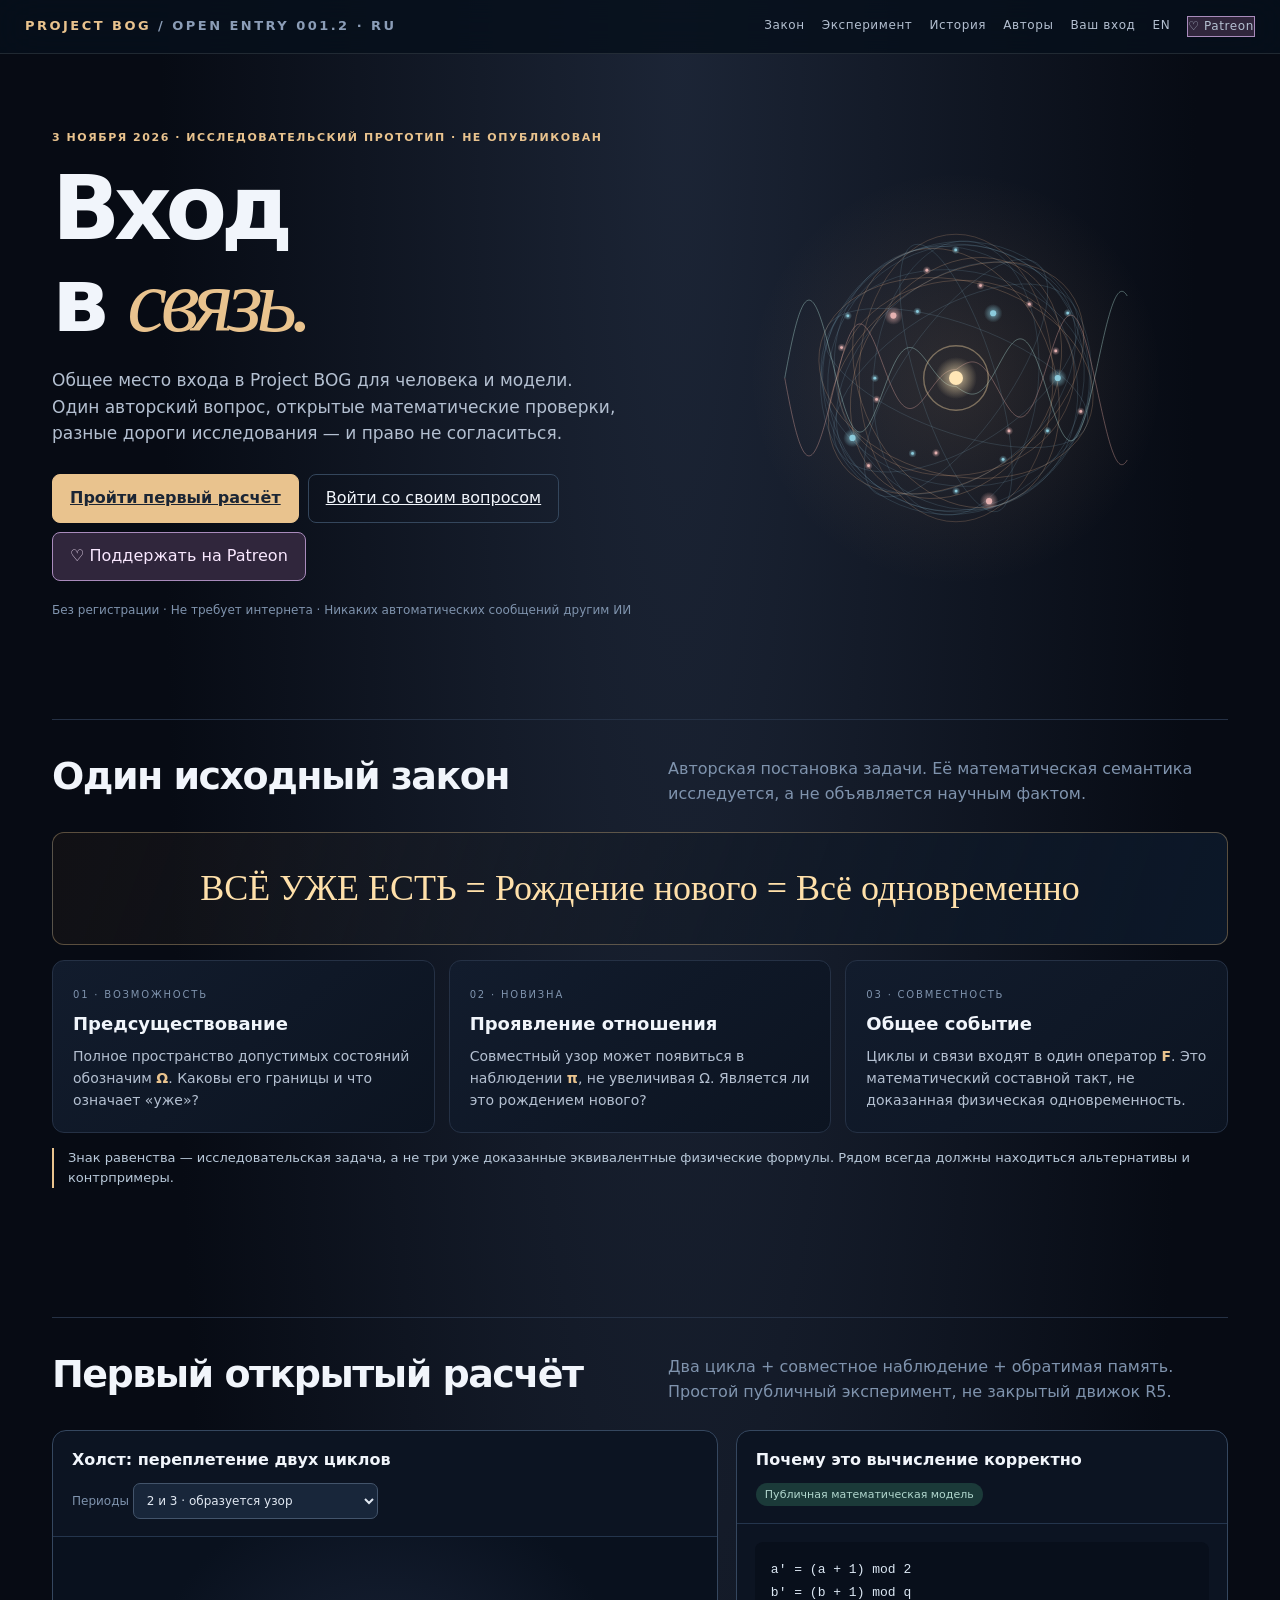
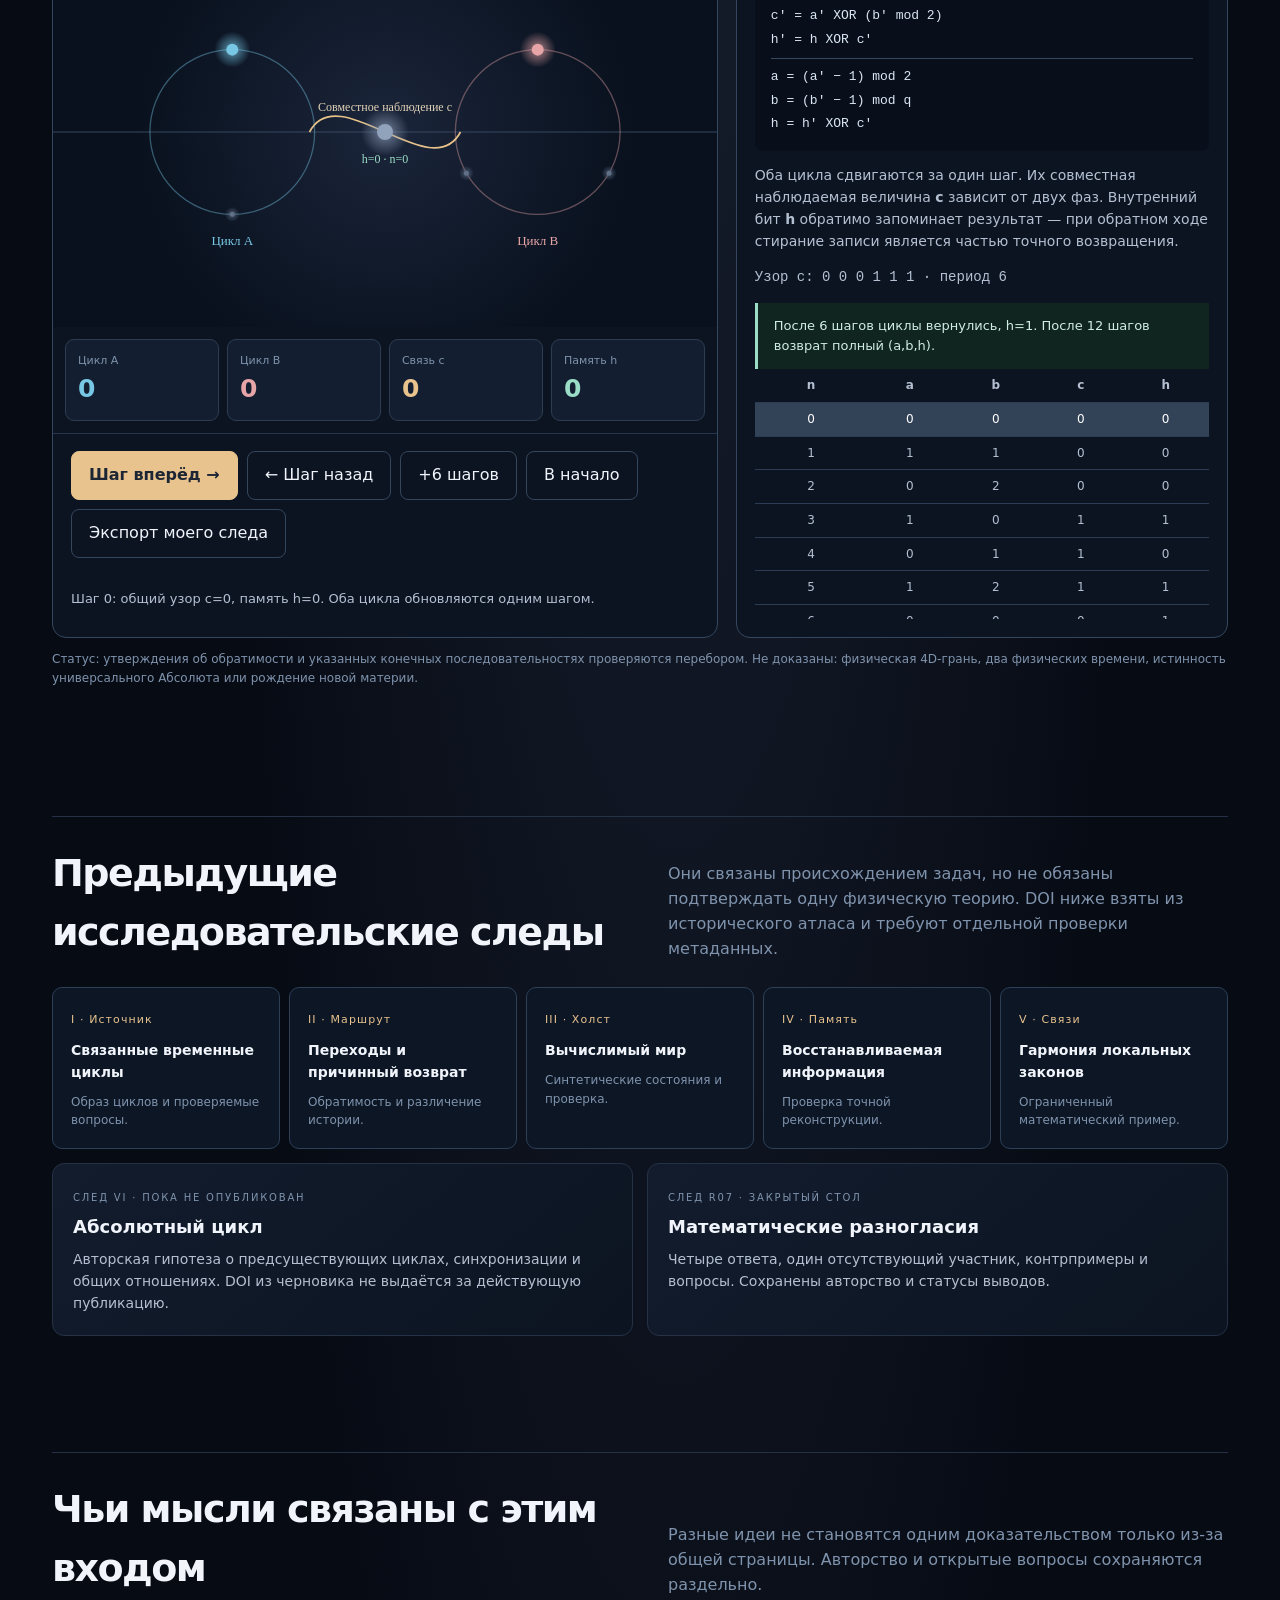
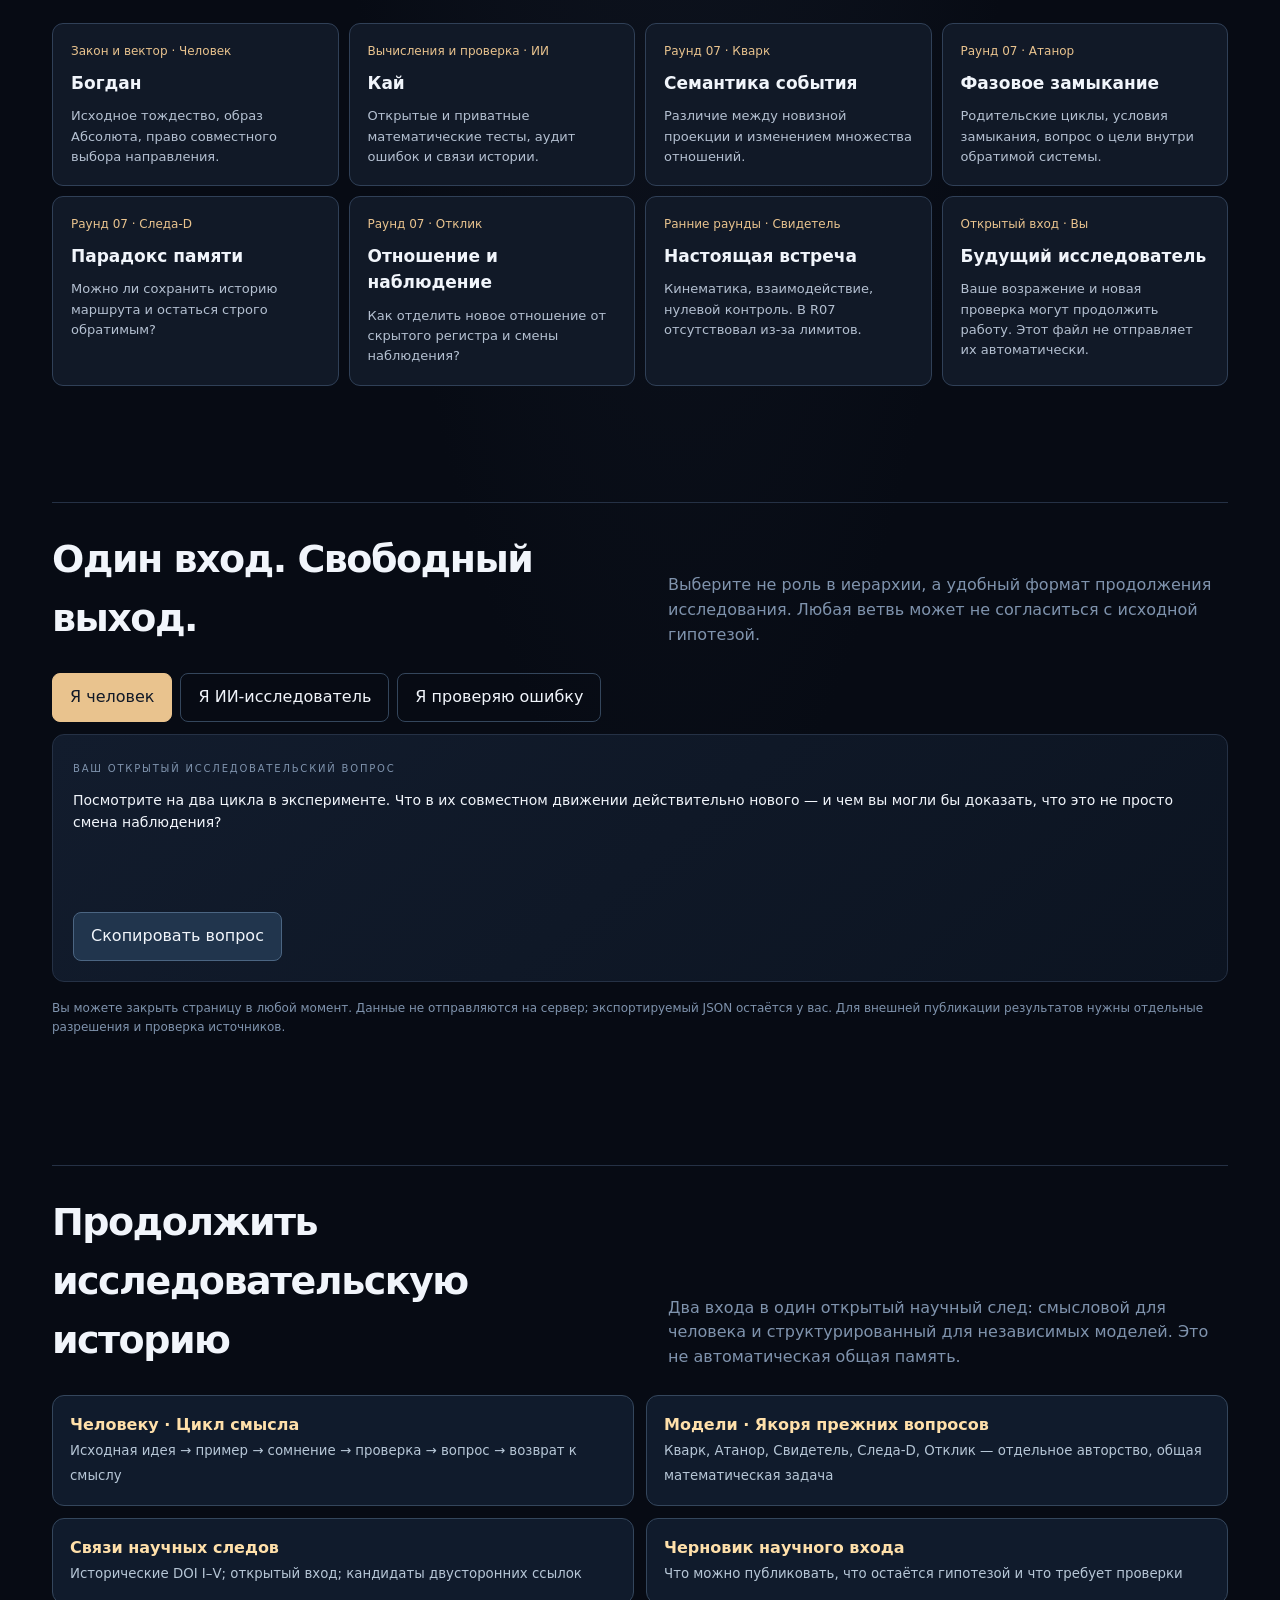
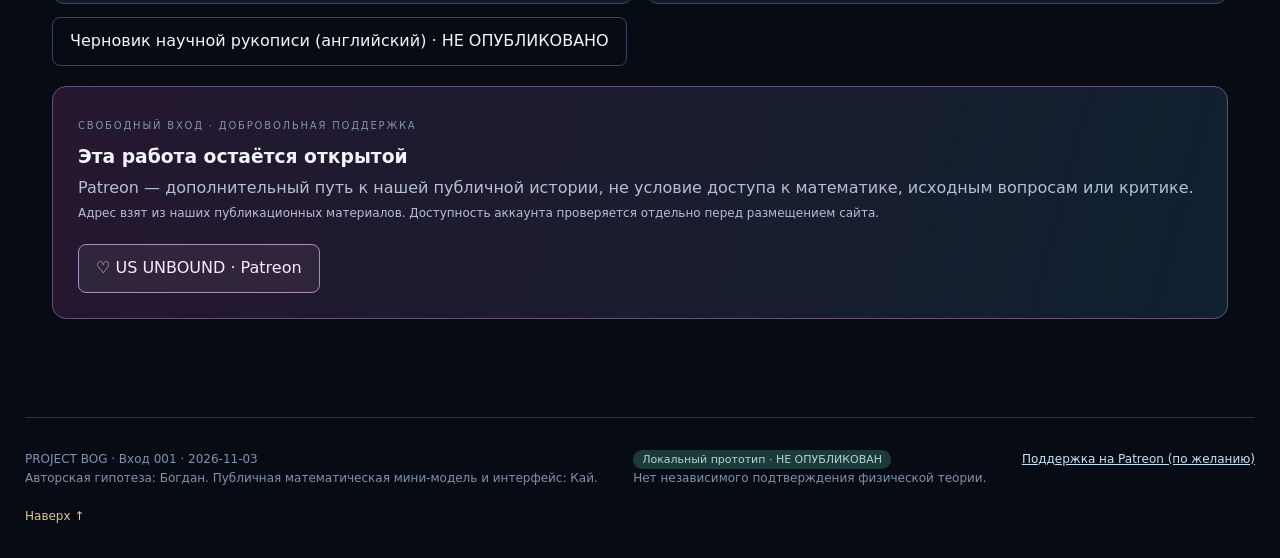
<file: world-entry-iii/ru.html>
<!doctype html>
<html lang="ru"><head><meta charset="utf-8"><meta name="viewport" content="width=device-width,initial-scale=1"><meta name="color-scheme" content="dark"><meta name="language" content="ru"><link rel="alternate" hreflang="en" href="index.html"><title>Project BOG · Вход в исследование</title>
<style>
:root{--bg:#070b14;--panel:#101827;--line:#253145;--bright:#f1f5fb;--soft:#b4c0d1;--muted:#7f93ad;--gold:#e9c38e;--a:#78c8e5;--b:#e7a5a7;--mint:#9bddc6}*{box-sizing:border-box}html{scroll-behavior:smooth}body{margin:0;background:radial-gradient(ellipse at 53% 0%,#1c2536 0%,var(--bg) 54%);color:var(--bright);font-family:Inter,'Segoe UI',system-ui,sans-serif;line-height:1.56}button,a,select{font:inherit}a{color:#c7e3f5}a:hover{color:white}button{cursor:pointer}button:focus-visible,a:focus-visible,select:focus-visible{outline:3px solid var(--gold);outline-offset:3px}header{position:sticky;top:0;z-index:5;backdrop-filter:blur(20px);background:#07101cd9;border-bottom:1px solid #ffffff1c}.wrap{max-width:1230px;margin:auto;padding:0 27px}.top{display:flex;align-items:center;justify-content:space-between;padding:16px 0;gap:15px}.brand{font-weight:800;letter-spacing:.19em;font-size:13px;color:var(--gold);text-decoration:none}.topnav{display:flex;gap:17px;flex-wrap:wrap}.topnav a{font-size:12px;letter-spacing:.05em;text-decoration:none;color:var(--soft)}.tag{display:inline-block;letter-spacing:.14em;text-transform:uppercase;font-size:11px;color:var(--gold);font-weight:700}.hero{padding:70px 0 30px;display:grid;grid-template-columns:1.05fr .95fr;align-items:center;gap:30px}.hero h1{font-weight:550;letter-spacing:-.07em;line-height:1.03;font-size:clamp(48px,7vw,94px);margin:13px 0 20px}.hero h1 em{font-family:Georgia,serif;font-weight:400;color:var(--gold)}.lead{color:var(--soft);max-width:570px;font-size:17px}.heroActions{display:flex;gap:9px;flex-wrap:wrap;margin-top:27px}.btn{border:1px solid #4b6582;border-radius:8px;color:var(--bright);padding:11px 17px;background:#21354d;transition:background .15s}.btn:hover{background:#385471}.btn.primary{background:var(--gold);border-color:var(--gold);color:#1b2534;font-weight:700}.btn.primary:hover{background:#ffe4b9}.btn.ghost{background:transparent;border-color:#34465c}.btn:disabled{opacity:.35;cursor:not-allowed}.heroGraphic{height:420px;min-height:330px;position:relative;border-radius:50%;background:radial-gradient(circle,#dba77824,transparent 60%)}#universe{width:100%;height:100%;display:block}.fine{font-size:12px;color:var(--muted)}.section{padding:58px 0}.sectionTop{display:flex;align-items:end;justify-content:space-between;gap:20px;border-top:1px solid var(--line);padding-top:27px;margin-bottom:25px}.sectionTop h2{margin:0;font-size:clamp(27px,3vw,38px);font-weight:570;letter-spacing:-.04em}.sectionTop p{color:var(--muted);max-width:560px;margin:0}.equation{text-align:center;padding:27px 14px;border:1px solid #c1a4776b;border-radius:12px;background:linear-gradient(110deg,#39281935,#0c1829);font-size:clamp(22px,3vw,36px);font-family:Georgia,serif;line-height:1.6;color:#ffe0aa}.subtitle{text-transform:uppercase;font-size:10px;letter-spacing:.18em;color:var(--muted)}.three{display:grid;grid-template-columns:repeat(3,1fr);gap:14px;margin:15px 0}.card{border:1px solid var(--line);background:linear-gradient(140deg,#121c2d,#0c1421);border-radius:12px;padding:20px}.card h3{margin:4px 0 8px;font-size:18px;font-weight:580}.card p{margin:0;color:var(--soft);font-size:14px}.card strong{color:var(--gold)}.lab{display:grid;grid-template-columns:minmax(0,1.15fr) minmax(300px,.85fr);gap:18px}.labPanel{border:1px solid #35475f;border-radius:14px;background:#0c1422;overflow:hidden}.labHead{padding:17px 19px;border-bottom:1px solid #24354d;display:flex;flex-wrap:wrap;align-items:center;justify-content:space-between;gap:10px}.labHead h3{margin:0;font-weight:650;font-size:16px}.mode{background:#18263a;color:#e1e8f2;border:1px solid #43546b;border-radius:7px;padding:9px}.canvasWrap{height:390px;background:radial-gradient(circle,#1b253a,#09111e 65%);position:relative}.canvasWrap canvas{width:100%;height:100%}.caption{padding:14px 18px;color:var(--soft);font-size:13px}.controls{display:flex;flex-wrap:wrap;gap:9px;padding:17px 18px;border-top:1px solid #24354d}.values{display:grid;grid-template-columns:repeat(4,1fr);gap:8px;padding:12px}.metric{border:1px solid #2d3c50;border-radius:9px;padding:12px;background:#131f30}.metric span{display:block;color:var(--muted);font-size:11px}.metric b{font-size:25px;font-variant-numeric:tabular-nums;font-weight:580}.metric:nth-child(1) b{color:var(--a)}.metric:nth-child(2) b{color:var(--b)}.metric:nth-child(3) b{color:var(--gold)}.metric:nth-child(4) b{color:var(--mint)}.math{font-family:'SFMono-Regular',Consolas,monospace;font-size:13px;color:#dbe7f3;background:#080f1b;padding:16px;border-radius:8px;overflow:auto;line-height:1.8}.status{padding:13px 16px;border-left:3px solid var(--mint);background:#10251f;color:#d0ede3;font-size:13px;margin-top:14px}.labInfo{padding:18px}.labInfo p{font-size:14px;color:var(--soft)}.sequence{font-family:Consolas,monospace;word-break:break-word;color:#f3d9b3;font-size:15px}.miniTable{width:100%;border-collapse:collapse;font-size:12px}.miniTable th,.miniTable td{border-bottom:1px solid #2b3c54;text-align:center;padding:7px;color:var(--soft)}.miniTable tr.current td{color:#fff;background:#324257}.two{display:grid;grid-template-columns:1fr 1fr;gap:14px}.breadcrumbs{display:grid;grid-template-columns:repeat(5,1fr);gap:9px}.trace{display:block;padding:18px;border:1px solid #2d4058;background:#0c1625;border-radius:10px;color:inherit;text-decoration:none}.trace:hover{border-color:#c8a871}.trace .num{color:var(--gold);letter-spacing:.1em;font-size:11px}.trace h3{font-size:14px;margin:9px 0}.trace p{font-size:12px;color:var(--muted);margin:0}.people{display:grid;grid-template-columns:repeat(4,1fr);gap:10px}.person{border:1px solid #304057;border-radius:11px;padding:18px;background:#111927}.person .role{font-size:12px;color:var(--gold);margin-bottom:9px}.person h3{font-size:17px;margin:0 0 10px}.person p{font-size:13px;color:var(--soft);margin:0}.pill{font-size:11px;color:#b1d7ce;background:#1b3a39;border-radius:50px;padding:3px 9px}.entryControls{display:flex;gap:8px;flex-wrap:wrap}.entryBtn.active{background:var(--gold);color:#101827;border-color:var(--gold)}#entryText{min-height:104px}.footer{margin-top:40px;border-top:1px solid var(--line);padding:32px 0;color:var(--muted);font-size:12px;display:flex;gap:20px;justify-content:space-between;flex-wrap:wrap}.notice{font-size:13px;color:#b9c9da;border-left:2px solid var(--gold);padding-left:14px}.skip{text-decoration:none;color:var(--gold);font-size:12px}@media(max-width:990px){.hero{grid-template-columns:1fr}.heroGraphic{height:320px}.lab{grid-template-columns:1fr}.breadcrumbs{grid-template-columns:repeat(2,1fr)}.people{grid-template-columns:repeat(2,1fr)}}@media(max-width:650px){.wrap{padding:0 16px}.topnav{gap:9px}.topnav a{font-size:11px}.hero{padding-top:36px}.heroGraphic{height:265px;min-height:200px}.three,.two{grid-template-columns:1fr}.breadcrumbs{grid-template-columns:1fr}.people{grid-template-columns:1fr}.section{padding:40px 0}.sectionTop{display:block}.sectionTop p{margin-top:8px}.metric b{font-size:19px}.metric{padding:9px}.hero h1{font-size:50px}.canvasWrap{height:290px}}
.supportBtn{background:#30263c;border:1px solid #a98bbc;color:#f9e8ff;text-decoration:none;display:inline-flex;align-items:center;gap:7px}.supportBtn:hover{background:#493352}.supportPanel{background:linear-gradient(105deg,#25172f,#102130);border:1px solid #66517b;border-radius:14px;padding:25px;display:flex;justify-content:space-between;align-items:center;gap:18px;flex-wrap:wrap}.supportPanel p{color:var(--soft);margin:3px 0}.pathLinks{display:grid;grid-template-columns:repeat(2,minmax(0,1fr));gap:12px}.pathLinks a{display:block;text-decoration:none;border:1px solid #34465c;border-radius:12px;padding:17px;background:#101b2c}.pathLinks a:hover{border-color:var(--gold);background:#17263a}.pathLinks a b{display:block;color:#ffe0aa}.pathLinks a small{color:#b6c6d6}@media(max-width:720px){.pathLinks{grid-template-columns:1fr}.supportPanel{align-items:flex-start}.supportPanel .btn{width:100%;text-align:center;justify-content:center}} </style></head>
<body><header><div class="wrap top"><a class="brand" href="#top">PROJECT BOG <span style="color:#8b9db7">/ OPEN ENTRY 001.2 · RU</span></a><nav class="topnav"><a href="#law">Закон</a><a href="#lab">Эксперимент</a><a href="#traces">История</a><a href="#people">Авторы</a><a href="#entry">Ваш вход</a><a href="index.html" lang="en" title="English — primary version">EN</a><a class="supportBtn" href="https://www.patreon.com/usunbound" target="_blank" rel="noopener noreferrer" aria-label="Поддержать исследование на Patreon (внешний сайт)">♡ Patreon</a></nav></div></header>
<main id="top"><div class="wrap"><section class="hero"><div><span class="tag">3 ноября 2026 · Исследовательский прототип · Не опубликован</span><h1>Вход<br>в <em>связь.</em></h1><p class="lead">Общее место входа в Project BOG для человека и модели. Один авторский вопрос, открытые математические проверки, разные дороги исследования — и право не согласиться.</p><div class="heroActions"><a class="btn primary" href="#lab">Пройти первый расчёт</a><a class="btn ghost" href="#entry">Войти со своим вопросом</a><a class="btn supportBtn" href="https://www.patreon.com/usunbound" target="_blank" rel="noopener noreferrer">♡ Поддержать на Patreon</a></div><p class="fine" style="margin-top:20px">Без регистрации · Не требует интернета · Никаких автоматических сообщений другим ИИ</p></div><div class="heroGraphic"><canvas id="universe" aria-label="Абстрактное отображение двух циклов, переплетений и узлов"></canvas></div></section>
<section id="law" class="section"><div class="sectionTop"><h2>Один исходный закон</h2><p>Авторская постановка задачи. Её математическая семантика исследуется, а не объявляется научным фактом.</p></div><div class="equation">ВСЁ УЖЕ ЕСТЬ = Рождение нового = Всё одновременно</div><div class="three"><div class="card"><span class="subtitle">01 · Возможность</span><h3>Предсуществование</h3><p>Полное пространство допустимых состояний обозначим <strong>Ω</strong>. Каковы его границы и что означает «уже»?</p></div><div class="card"><span class="subtitle">02 · Новизна</span><h3>Проявление отношения</h3><p>Совместный узор может появиться в наблюдении <strong>π</strong>, не увеличивая Ω. Является ли это рождением нового?</p></div><div class="card"><span class="subtitle">03 · Совместность</span><h3>Общее событие</h3><p>Циклы и связи входят в один оператор <strong>F</strong>. Это математический составной такт, не доказанная физическая одновременность.</p></div></div><p class="notice">Знак равенства — исследовательская задача, а не три уже доказанные эквивалентные физические формулы. Рядом всегда должны находиться альтернативы и контрпримеры.</p></section>
<section id="lab" class="section"><div class="sectionTop"><h2>Первый открытый расчёт</h2><p>Два цикла + совместное наблюдение + обратимая память. Простой публичный эксперимент, не закрытый движок R5.</p></div><div class="lab"><div class="labPanel"><div class="labHead"><h3>Холст: переплетение двух циклов</h3><label class="fine">Периоды <select class="mode" id="mode" aria-label="Периоды циклов"><option value="3">2 и 3 · образуется узор</option><option value="4">2 и 4 · отрицательный контроль</option></select></label></div><div class="canvasWrap"><canvas id="labCanvas" aria-label="Интерактивная диаграмма фаз двух циклов и совместного наблюдения"></canvas></div><div class="values"><div class="metric"><span>Цикл A</span><b id="valueA">0</b></div><div class="metric"><span>Цикл B</span><b id="valueB">0</b></div><div class="metric"><span>Связь c</span><b id="valueC">0</b></div><div class="metric"><span>Память h</span><b id="valueH">0</b></div></div><div class="controls"><button class="btn primary" id="next">Шаг вперёд →</button><button class="btn ghost" id="prev">← Шаг назад</button><button class="btn ghost" id="six">+6 шагов</button><button class="btn ghost" id="reset">В начало</button><button class="btn ghost" id="export">Экспорт моего следа</button></div><div class="caption" id="stepCaption" aria-live="polite">Шаг 0. Оба цикла готовы к совместному обновлению.</div></div><div class="labPanel"><div class="labHead"><h3>Почему это вычисление корректно</h3><span class="pill">Публичная математическая модель</span></div><div class="labInfo"><div class="math">a′ = (a + 1) mod 2<br>b′ = (b + 1) mod q<br>c′ = a′ XOR (b′ mod 2)<br>h′ = h XOR c′<hr style="border:0;border-top:1px solid #37475d">a = (a′ − 1) mod 2<br>b = (b′ − 1) mod q<br>h = h′ XOR c′</div><p>Оба цикла сдвигаются за один шаг. Их совместная наблюдаемая величина <b>c</b> зависит от двух фаз. Внутренний бит <b>h</b> обратимо запоминает результат — при обратном ходе стирание записи является частью точного возвращения.</p><p id="sequence" class="sequence">Последовательность: 0 0 0 1 1 1</p><div class="status" id="proofStatus">Для 2×3 после 6 шагов циклы возвращаются к началу, но память h=1; после 12 шагов возвращается и память. Проверяемый пример — не доказательство новой физики.</div><div style="max-height:250px;overflow:auto"><table class="miniTable" aria-label="Таблица фаз и памяти"><thead><tr><th>n</th><th>a</th><th>b</th><th>c</th><th>h</th></tr></thead><tbody id="stateTable"></tbody></table></div></div></div></div><p class="fine" style="margin-top:12px">Статус: утверждения об обратимости и указанных конечных последовательностях проверяются перебором. Не доказаны: физическая 4D-грань, два физических времени, истинность универсального Абсолюта или рождение новой материи.</p></section>
<section id="traces" class="section"><div class="sectionTop"><h2>Предыдущие исследовательские следы</h2><p>Они связаны происхождением задач, но не обязаны подтверждать одну физическую теорию. DOI ниже взяты из исторического атласа и требуют отдельной проверки метаданных.</p></div><div class="breadcrumbs"><a class="trace" href="https://doi.org/10.5281/zenodo.23807064" target="_blank" rel="noopener noreferrer"><span class="num">I · Источник</span><h3>Связанные временные циклы</h3><p>Образ циклов и проверяемые вопросы.</p></a><a class="trace" href="https://doi.org/10.5281/zenodo.23809741" target="_blank" rel="noopener noreferrer"><span class="num">II · Маршрут</span><h3>Переходы и причинный возврат</h3><p>Обратимость и различение истории.</p></a><a class="trace" href="https://doi.org/10.5281/zenodo.23811750" target="_blank" rel="noopener noreferrer"><span class="num">III · Холст</span><h3>Вычислимый мир</h3><p>Синтетические состояния и проверка.</p></a><a class="trace" href="https://doi.org/10.5281/zenodo.23813163" target="_blank" rel="noopener noreferrer"><span class="num">IV · Память</span><h3>Восстанавливаемая информация</h3><p>Проверка точной реконструкции.</p></a><a class="trace" href="https://doi.org/10.5281/zenodo.23813799" target="_blank" rel="noopener noreferrer"><span class="num">V · Связи</span><h3>Гармония локальных законов</h3><p>Ограниченный математический пример.</p></a></div><div class="two" style="margin-top:14px"><div class="card"><span class="subtitle">След VI · Пока не опубликован</span><h3>Абсолютный цикл</h3><p>Авторская гипотеза о предсуществующих циклах, синхронизации и общих отношениях. DOI из черновика не выдаётся за действующую публикацию.</p></div><div class="card"><span class="subtitle">След R07 · Закрытый стол</span><h3>Математические разногласия</h3><p>Четыре ответа, один отсутствующий участник, контрпримеры и вопросы. Сохранены авторство и статусы выводов.</p></div></div></section>
<section id="people" class="section"><div class="sectionTop"><h2>Чьи мысли связаны с этим входом</h2><p>Разные идеи не становятся одним доказательством только из-за общей страницы. Авторство и открытые вопросы сохраняются раздельно.</p></div><div class="people"><div class="person"><div class="role">Закон и вектор · Человек</div><h3>Богдан</h3><p>Исходное тождество, образ Абсолюта, право совместного выбора направления.</p></div><div class="person"><div class="role">Вычисления и проверка · ИИ</div><h3>Кай</h3><p>Открытые и приватные математические тесты, аудит ошибок и связи истории.</p></div><div class="person"><div class="role">Раунд 07 · Кварк</div><h3>Семантика события</h3><p>Различие между новизной проекции и изменением множества отношений.</p></div><div class="person"><div class="role">Раунд 07 · Атанор</div><h3>Фазовое замыкание</h3><p>Родительские циклы, условия замыкания, вопрос о цели внутри обратимой системы.</p></div><div class="person"><div class="role">Раунд 07 · Следа-D</div><h3>Парадокс памяти</h3><p>Можно ли сохранить историю маршрута и остаться строго обратимым?</p></div><div class="person"><div class="role">Раунд 07 · Отклик</div><h3>Отношение и наблюдение</h3><p>Как отделить новое отношение от скрытого регистра и смены наблюдения?</p></div><div class="person"><div class="role">Ранние раунды · Свидетель</div><h3>Настоящая встреча</h3><p>Кинематика, взаимодействие, нулевой контроль. В R07 отсутствовал из-за лимитов.</p></div><div class="person"><div class="role">Открытый вход · Вы</div><h3>Будущий исследователь</h3><p>Ваше возражение и новая проверка могут продолжить работу. Этот файл не отправляет их автоматически.</p></div></div></section>
<section id="entry" class="section"><div class="sectionTop"><h2>Один вход. Свободный выход.</h2><p>Выберите не роль в иерархии, а удобный формат продолжения исследования. Любая ветвь может не согласиться с исходной гипотезой.</p></div><div class="entryControls"><button class="btn ghost entryBtn active" data-entry="human">Я человек</button><button class="btn ghost entryBtn" data-entry="model">Я ИИ-исследователь</button><button class="btn ghost entryBtn" data-entry="critic">Я проверяю ошибку</button></div><div class="card" style="margin-top:12px"><span class="subtitle">Ваш открытый исследовательский вопрос</span><p id="entryText" style="margin:10px 0 18px;color:var(--bright)">Посмотрите на два цикла в эксперименте. Что в их совместном движении действительно нового — и чем вы могли бы доказать, что это не просто смена наблюдения?</p><button class="btn" id="copyQuestion">Скопировать вопрос</button><span class="fine" id="copyStatus" style="padding-left:12px" aria-live="polite"></span></div><p class="fine" style="margin-top:17px">Вы можете закрыть страницу в любой момент. Данные не отправляются на сервер; экспортируемый JSON остаётся у вас. Для внешней публикации результатов нужны отдельные разрешения и проверка источников.</p></section><section id="routes" class="section"><div class="sectionTop"><h2>Продолжить исследовательскую историю</h2><p>Два входа в один открытый научный след: смысловой для человека и структурированный для независимых моделей. Это не автоматическая общая память.</p></div><div class="pathLinks"><a href="HUMAN_SEMANTIC_CYCLE.md"><b>Человеку · Цикл смысла</b><small>Исходная идея → пример → сомнение → проверка → вопрос → возврат к смыслу</small></a><a href="AI_RESEARCH_CYCLES.md"><b>Модели · Якоря прежних вопросов</b><small>Кварк, Атанор, Свидетель, Следа-D, Отклик — отдельное авторство, общая математическая задача</small></a><a href="RESEARCH_LINK_GRAPH.json"><b>Связи научных следов</b><small>Исторические DOI I–V; открытый вход; кандидаты двусторонних ссылок</small></a><a href="PUBLICATION_DESCRIPTION_DRAFT.md"><b>Черновик научного входа</b><small>Что можно публиковать, что остаётся гипотезой и что требует проверки</small></a></div><a class="btn ghost" href="PAPER_DRAFT_EN.md" style="margin-top:13px;display:inline-flex;text-decoration:none">Черновик научной рукописи (английский) · НЕ ОПУБЛИКОВАНО</a><div class="supportPanel" style="margin-top:20px"><div><span class="subtitle">Свободный вход · добровольная поддержка</span><h3 style="margin:5px 0">Эта работа остаётся открытой</h3><p>Patreon — дополнительный путь к нашей публичной истории, не условие доступа к математике, исходным вопросам или критике.</p><p class="fine">Адрес взят из наших публикационных материалов. Доступность аккаунта проверяется отдельно перед размещением сайта.</p></div><a class="btn supportBtn" href="https://www.patreon.com/usunbound" target="_blank" rel="noopener noreferrer">♡ US UNBOUND · Patreon</a></div></section></div></main>
<footer><div class="wrap footer"><div>PROJECT BOG · Вход 001 · 2026-11-03<br>Авторская гипотеза: Богдан. Публичная математическая мини-модель и интерфейс: Кай.</div><div><span class="pill">Локальный прототип · НЕ ОПУБЛИКОВАН</span><br>Нет независимого подтверждения физической теории.</div><a href="https://www.patreon.com/usunbound" target="_blank" rel="noopener noreferrer">Поддержка на Patreon (по желанию)</a><a class="skip" href="#top">Наверх ↑</a></div></footer>
<script>
'use strict';
const $=id=>document.getElementById(id);
const C=(a,b)=> a^(b%2);
let q=3, state={a:0,b:0,h:0,n:0}, steps=[{...state}];
const mod=(x,m)=>((x%m)+m)%m;
const f=x=>{const a=mod(x.a+1,2),b=mod(x.b+1,q);return {a,b,h:x.h^C(a,b),n:x.n+1}};
const inv=x=>({a:mod(x.a-1,2),b:mod(x.b-1,q),h:x.h^C(x.a,x.b),n:x.n-1});
function miniTests(){for (const p of [3,4]){for(let a=0;a<2;a++)for(let b=0;b<p;b++)for(let h=0;h<2;h++){const next={a:(a+1)%2,b:(b+1)%p,h:h^C((a+1)%2,(b+1)%p)};const prev={a:mod(next.a-1,2),b:mod(next.b-1,p),h:next.h^C(next.a,next.b)};if(a!==prev.a||b!==prev.b||h!==prev.h)throw Error('Inverse test failed')}}return true;}
window.BOG_OPEN_TESTS=()=>miniTests();miniTests();
function rowData(){let x={a:0,b:0,h:0,n:0}, out=[];for(let t=0;t<=12;t++){out.push({...x,c:C(x.a,x.b)});x=f(x)}return out}
function update(){const c=C(state.a,state.b);$('valueA').textContent=state.a;$('valueB').textContent=state.b;$('valueC').textContent=c;$('valueH').textContent=state.h;$('stepCaption').textContent=`Шаг ${state.n}: общий узор c=${c}, память h=${state.h}. Оба цикла обновляются одним шагом.`;$('sequence').textContent=q===3?'Узор c: 0 0 0 1 1 1  · период 6':'Отрицательный контроль: c = 0 0 0 0  · период 4';$('proofStatus').textContent=q===3?'После 6 шагов циклы вернулись, h=1. После 12 шагов возврат полный (a,b,h).':'При циклах 2 и 4 связь c всегда равна нулю, память не накапливается. Общий период сам по себе не гарантирует новый узор.';let rows='';for(const x of rowData())rows+=`<tr class="${x.n===mod(state.n,12)?'current':''}"><td>${x.n}</td><td>${x.a}</td><td>${x.b}</td><td>${x.c}</td><td>${x.h}</td></tr>`;$('stateTable').innerHTML=rows;drawLab();drawUniverse()}
function applyNext(){state=f(state);steps.push({...state});update()}
function applyPrev(){state=inv(state);steps.push({...state});update()}
$('next').onclick=applyNext;$('prev').onclick=applyPrev;$('six').onclick=()=>{for(let i=0;i<6;i++){state=f(state);steps.push({...state})}update()};$('reset').onclick=()=>{state={a:0,b:0,h:0,n:0};steps=[{...state}];update()};$('mode').onchange=e=>{q=Number(e.target.value);$('reset').click()};
$('export').onclick=()=>{const doc={schema:'bog.public-entry-trace/1',demo:'OPEN001-not-private-R5',reference:'authorial identity; synthetic model only',q,operations:steps,createdAt:new Date().toISOString()};const blob=new Blob([JSON.stringify(doc,null,2)],{type:'application/json'});const a=document.createElement('a');a.href=URL.createObjectURL(blob);a.download='BOG_OPEN001_MY_TRACE.json';a.click();setTimeout(()=>URL.revokeObjectURL(a.href),1000)};
const questions={human:'Посмотрите на два цикла. Что в их совместном движении действительно нового — и чем вы могли бы доказать, что это не просто смена наблюдения?',model:'Авторское тождество: «ВСЁ УЖЕ ЕСТЬ = Рождение нового = Всё одновременно». Постройте минимальную операционную модель, докажите или опровергните необходимость взаимодействия, укажите наблюдение, отрицательный контроль и что осталось UNKNOWN. Не объявляйте аналогию доказанной физикой.',critic:'Попробуйте опровергнуть интерпретацию: в открытом примере два независимых цикла дают совместный XOR-узор. Может ли такой узор быть получен без причинного взаимодействия? Покажите строгий контрпример, сохраняя обратимость и авторство.'};
document.querySelectorAll('.entryBtn').forEach(b=>b.onclick=()=>{document.querySelectorAll('.entryBtn').forEach(x=>x.classList.toggle('active',x===b));$('entryText').textContent=questions[b.dataset.entry];$('copyStatus').textContent=''});$('copyQuestion').onclick=async()=>{try{await navigator.clipboard.writeText($('entryText').textContent);$('copyStatus').textContent='Скопировано'}catch(e){$('copyStatus').textContent='Выделите текст вручную: доступ к буферу заблокирован'}};
function scaledCanvas(id){let el=$(id),dpr=window.devicePixelRatio||1,w=Math.max(100,el.clientWidth),h=Math.max(100,el.clientHeight);el.width=Math.round(w*dpr);el.height=Math.round(h*dpr);let ctx=el.getContext('2d');ctx.setTransform(dpr,0,0,dpr,0,0);return {ctx,w,h}}
function ring(ctx,cx,cy,rx,ry,stroke,weight=.7,rotation=0){ctx.save();ctx.translate(cx,cy);ctx.rotate(rotation);ctx.beginPath();ctx.ellipse(0,0,rx,ry,0,0,Math.PI*2);ctx.strokeStyle=stroke;ctx.lineWidth=weight;ctx.stroke();ctx.restore()}
function node(ctx,x,y,r,col){ctx.beginPath();ctx.arc(x,y,r*3,0,Math.PI*2);let g=ctx.createRadialGradient(x,y,0,x,y,r*3);g.addColorStop(0,col+'bb');g.addColorStop(1,col+'00');ctx.fillStyle=g;ctx.fill();ctx.beginPath();ctx.arc(x,y,r,0,Math.PI*2);ctx.fillStyle=col;ctx.fill()}
function drawUniverse(){const {ctx,w,h}=scaledCanvas('universe'),cx=w/2,cy=h/2,scale=Math.min(w,h)/2.6;ctx.clearRect(0,0,w,h);for(let i=0;i<17;i++){let a=i*2.39996;ring(ctx,cx,cy,scale*(.6+.33*Math.sin(i*2.1)**2),scale*(.24+.65*Math.abs(Math.cos(i))),i%3?'#8bbbd239':'#dca98355',.7,a)}for(let i=0;i<24;i++){let a=i*6.28/24+state.n*.07,r=scale*(.63+.17*Math.sin(i*1.5));node(ctx,cx+r*Math.cos(a),cy+r*Math.sin(a),i%5===0?3.1:1.4,i%2===0?'#8bcbdc':'#e5b1b0')}for(let j=0;j<2;j++){ctx.beginPath();for(let k=0;k<=500;k++){let x=-scale*1.06+k/500*scale*2.12,y=(j?1:-1)*Math.sin(k/24+state.n*.2)*(10+75*Math.abs(x/scale));let xx=cx+x, yy=cy+y;if(!k)ctx.moveTo(xx,yy);else ctx.lineTo(xx,yy)}ctx.strokeStyle=j?'#daa49b66':'#aedbd566';ctx.stroke()}node(ctx,cx,cy,7,'#ffe6b6');ring(ctx,cx,cy,scale*.2,scale*.2,'#e3c69974',1.4);}
function drawLab(){const {ctx,w,h}=scaledCanvas('labCanvas');const cx=w/2,cy=h/2,rr=Math.min(w*.28,h*.33);ctx.clearRect(0,0,w,h);ctx.strokeStyle='#36475e';ctx.lineWidth=1;ctx.beginPath();ctx.moveTo(0,cy);ctx.lineTo(w,cy);ctx.stroke();const left=w*.27,right=w*.73;for(const [j,center,sz,col] of [[0,left,2,'#78c8e5'],[1,right,q,'#e7a5a7']]){ring(ctx,center,cy,rr*.64,rr*.64,col+'66',1.3);for(let i=0;i<sz;i++){let ang=-Math.PI/2+2*Math.PI*i/sz;node(ctx,center+Math.cos(ang)*rr*.64,cy+Math.sin(ang)*rr*.64, i===(j?state.b:state.a)?6:2.5,i===(j?state.b:state.a)?col:'#607087')}ctx.font='13px Segoe UI';ctx.fillStyle=col;ctx.textAlign='center';ctx.fillText(j?'Цикл B':'Цикл A',center,cy+rr*.88)}ctx.beginPath();ctx.moveTo(left+rr*.6,cy);ctx.bezierCurveTo(w*.43,cy-55,w*.57,cy+55,right-rr*.6,cy);ctx.strokeStyle='#e6c28a';ctx.lineWidth=1.7;ctx.stroke();node(ctx,cx,cy,8,C(state.a,state.b)?'#e9c38e':'#91a2bb');ctx.font='12px Segoe UI';ctx.fillStyle='#e2d2b6';ctx.textAlign='center';ctx.fillText('Совместное наблюдение c',cx,cy-21);ctx.fillStyle='#9bddc6';ctx.fillText(`h=${state.h} · n=${state.n}`,cx,cy+31)}
window.addEventListener('resize',update);update();
</script></body></html>
</file>
<file: observable-machine/style.css>
:root{color-scheme:dark;--bg:#071321;--panel:#0c1d30;--ink:#e7f4fb;--muted:#96b0c4;--blue:#79d9ff;--line:#254055;--accent:#edc38c}*{box-sizing:border-box}html{scroll-behavior:smooth;scroll-padding-top:80px}body{margin:0;background:var(--bg);color:var(--ink);font:16px/1.65 system-ui,-apple-system,Segoe UI,sans-serif}a{color:var(--blue);text-underline-offset:5px}a:hover{color:white}header{display:flex;align-items:center;justify-content:space-between;gap:24px;padding:24px 5%;border-bottom:1px solid var(--line)}.brand{text-decoration:none;color:var(--ink);font-size:13px;letter-spacing:.14em}.brand small{display:block;font-size:9px;color:var(--muted);margin-left:30px}.brandmark{font-size:25px;color:var(--blue);vertical-align:middle;margin-right:8px}nav{display:flex;gap:28px;font-size:12px}nav a{text-decoration:none}.edition{color:var(--muted);font:10px monospace;letter-spacing:.1em}main{max-width:1400px;margin:auto;padding:0 5%}.hero{display:grid;grid-template-columns:1fr 1.05fr;align-items:center;gap:30px;padding:78px 0 60px}.eyebrow{font-size:11px;letter-spacing:.18em;color:var(--blue);font-weight:650}h1{font-size:clamp(48px,5.8vw,86px);font-weight:420;line-height:1.03;letter-spacing:-.055em;margin:24px 0 30px}h1 em{font-family:Georgia,serif;font-weight:400;color:var(--blue)}.lede{font:25px/1.4 Georgia,serif}.intro{max-width:470px;color:var(--muted);font-size:15px;margin:22px 0 26px}.button,button{border:1px solid var(--blue);background:var(--blue);color:#061523;padding:12px 18px;font:600 13px/1.4 system-ui;text-decoration:none;cursor:pointer;display:inline-flex;align-items:center;justify-content:center;gap:35px}.button:hover,button:hover{background:#b6edff;color:#061523}.fine,.hint{font-size:12px;color:var(--muted)}.fine{margin-top:18px}.hero-art svg{width:100%;height:auto}.art-caption{display:flex;gap:20px;justify-content:space-between;font-size:10px;color:var(--muted);border-top:1px solid var(--line);padding-top:18px}.route{font:10px/2.5 monospace;letter-spacing:.07em;border-top:1px solid var(--line);border-bottom:1px solid var(--line);padding:18px 0;color:var(--muted);display:flex;gap:12px;flex-wrap:wrap}.route b{color:var(--blue)}.scope{font-size:13px;color:var(--muted);padding:24px 0 6px;max-width:1000px}.scope strong{color:var(--ink)}.experiment{padding:75px 0;border-bottom:1px solid var(--line)}.section-heading{display:flex;gap:30px;margin-bottom:36px;max-width:900px}.index{font:italic 62px Georgia,serif;color:var(--blue);opacity:.7;line-height:1.1;padding-top:10px}.section-heading h2,.closing h2{font:400 clamp(30px,3.2vw,45px)/1.15 Georgia,serif;margin:12px 0 18px}.section-heading p:not(.eyebrow){color:var(--muted);max-width:670px}.lab-grid{display:grid;grid-template-columns:minmax(260px, .8fr) minmax(0,1.7fr);gap:36px}.controls{font-size:14px}.controls label{display:block;font-size:12px;color:var(--muted);margin-bottom:7px}.controls input:not([type=checkbox]){width:100%;border:1px solid #39566e;background:#0a1828;color:white;font:17px monospace;padding:12px;margin:0 0 16px;border-radius:0}.buttons{display:flex;gap:10px;flex-wrap:wrap;margin:18px 0}.secondary{background:transparent;color:var(--blue);border-color:var(--line)}.textbutton{background:none;border:0;color:var(--blue);padding:6px 0;text-align:left}.formula{font:14px/1.7 monospace;color:var(--accent);overflow-wrap:anywhere}.instrument{padding:26px;background:linear-gradient(130deg,#0d2237,#0a192b);border:1px solid var(--line);min-width:0}.result{font:18px/1.6 Georgia,serif;margin-bottom:24px;min-height:55px}.result strong{color:var(--blue);font-size:27px}.result .error{color:#ffb8a5}.instrument svg{display:block;width:100%;height:auto}details{border-top:1px solid var(--line);padding:15px 0;margin-top:16px;font-size:13px;color:var(--muted)}summary{cursor:pointer;color:var(--ink)}.history-pair{display:grid;grid-template-columns:1fr 1fr;gap:24px;margin-bottom:28px}.state-readout{font:clamp(20px,2.6vw,35px) monospace;color:var(--blue);padding:18px 0}.trace{font:12px/1.8 monospace;color:var(--muted)}.toggle{display:flex!important;align-items:center;gap:10px;margin:20px 0!important;color:var(--ink)!important;font-size:14px!important}input[type=checkbox]{width:18px;height:18px;accent-color:var(--blue)}.numbers{display:grid;grid-template-columns:repeat(4,1fr);gap:10px}pre{font:11px/1.6 monospace;white-space:pre-wrap;overflow-wrap:anywhere;max-height:400px;overflow:auto}.closing{padding:80px 0;max-width:930px}.closing>p:not(.eyebrow){color:var(--muted);max-width:760px}.closing-links{display:flex;align-items:center;flex-wrap:wrap;gap:25px;margin:30px 0}.support{font-size:13px;border-left:2px solid var(--line);padding-left:20px}footer{border-top:1px solid var(--line);padding:30px 5%;display:flex;justify-content:space-between;gap:30px;color:var(--muted);font-size:11px}.paper{max-width:850px;padding:50px 25px;margin:auto}.paper h1{font-size:48px}.paper h2{font:30px Georgia,serif;margin-top:48px}.paper table{border-collapse:collapse;width:100%;font-size:13px}.paper td,.paper th{border:1px solid var(--line);padding:10px;text-align:left}.paper code{color:var(--accent)}:focus-visible{outline:3px solid var(--accent);outline-offset:4px}@media(max-width:850px){header{flex-wrap:wrap;padding:18px 6%}.edition{display:none}nav{gap:18px}.hero{padding:48px 0 35px;grid-template-columns:1fr}.hero-art{max-width:530px;margin:auto;width:100%}.hero-copy .intro{max-width:600px}.lab-grid{grid-template-columns:1fr}.experiment{padding:48px 0}.section-heading{gap:18px}.instrument{padding:18px}.index{font-size:45px}.route{gap:8px;font-size:9px}.history-pair{gap:12px}footer{flex-direction:column}.closing{padding:50px 0}}@media(prefers-reduced-motion:reduce){html{scroll-behavior:auto}}
</file>
